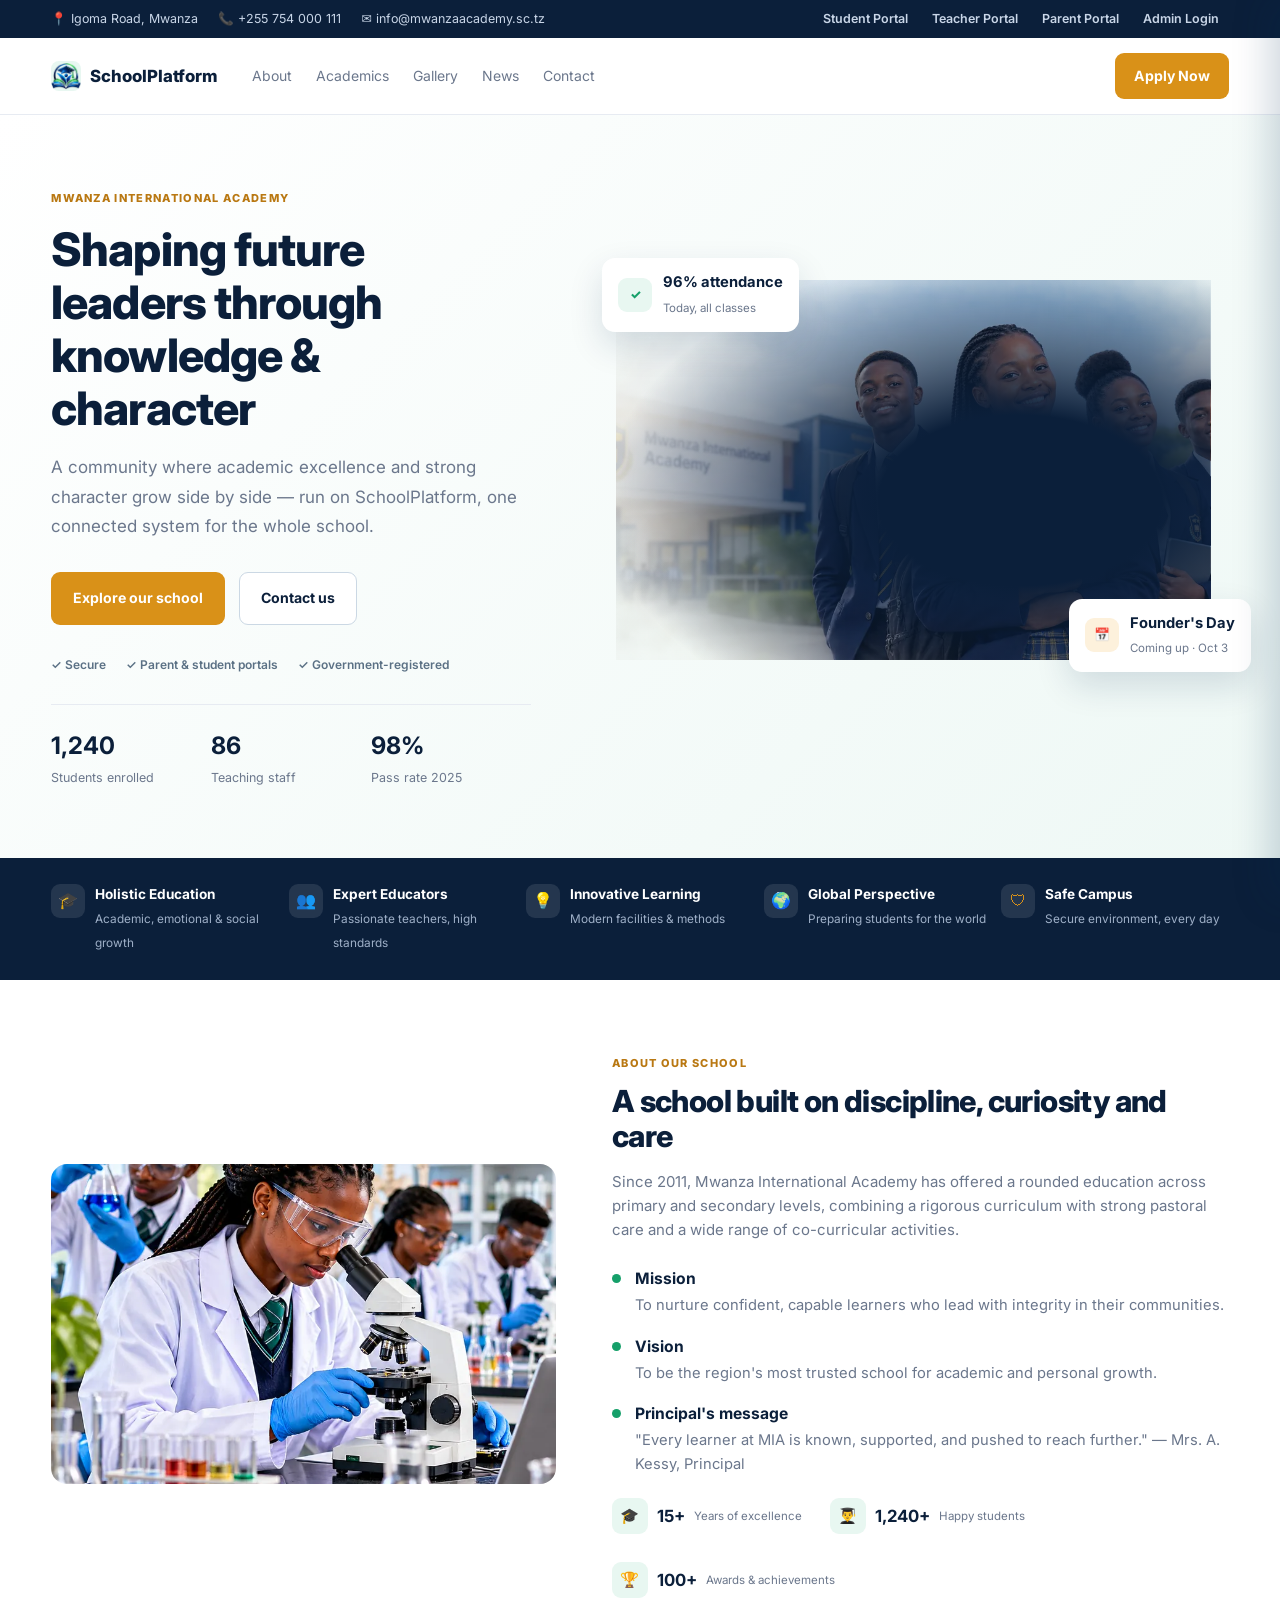
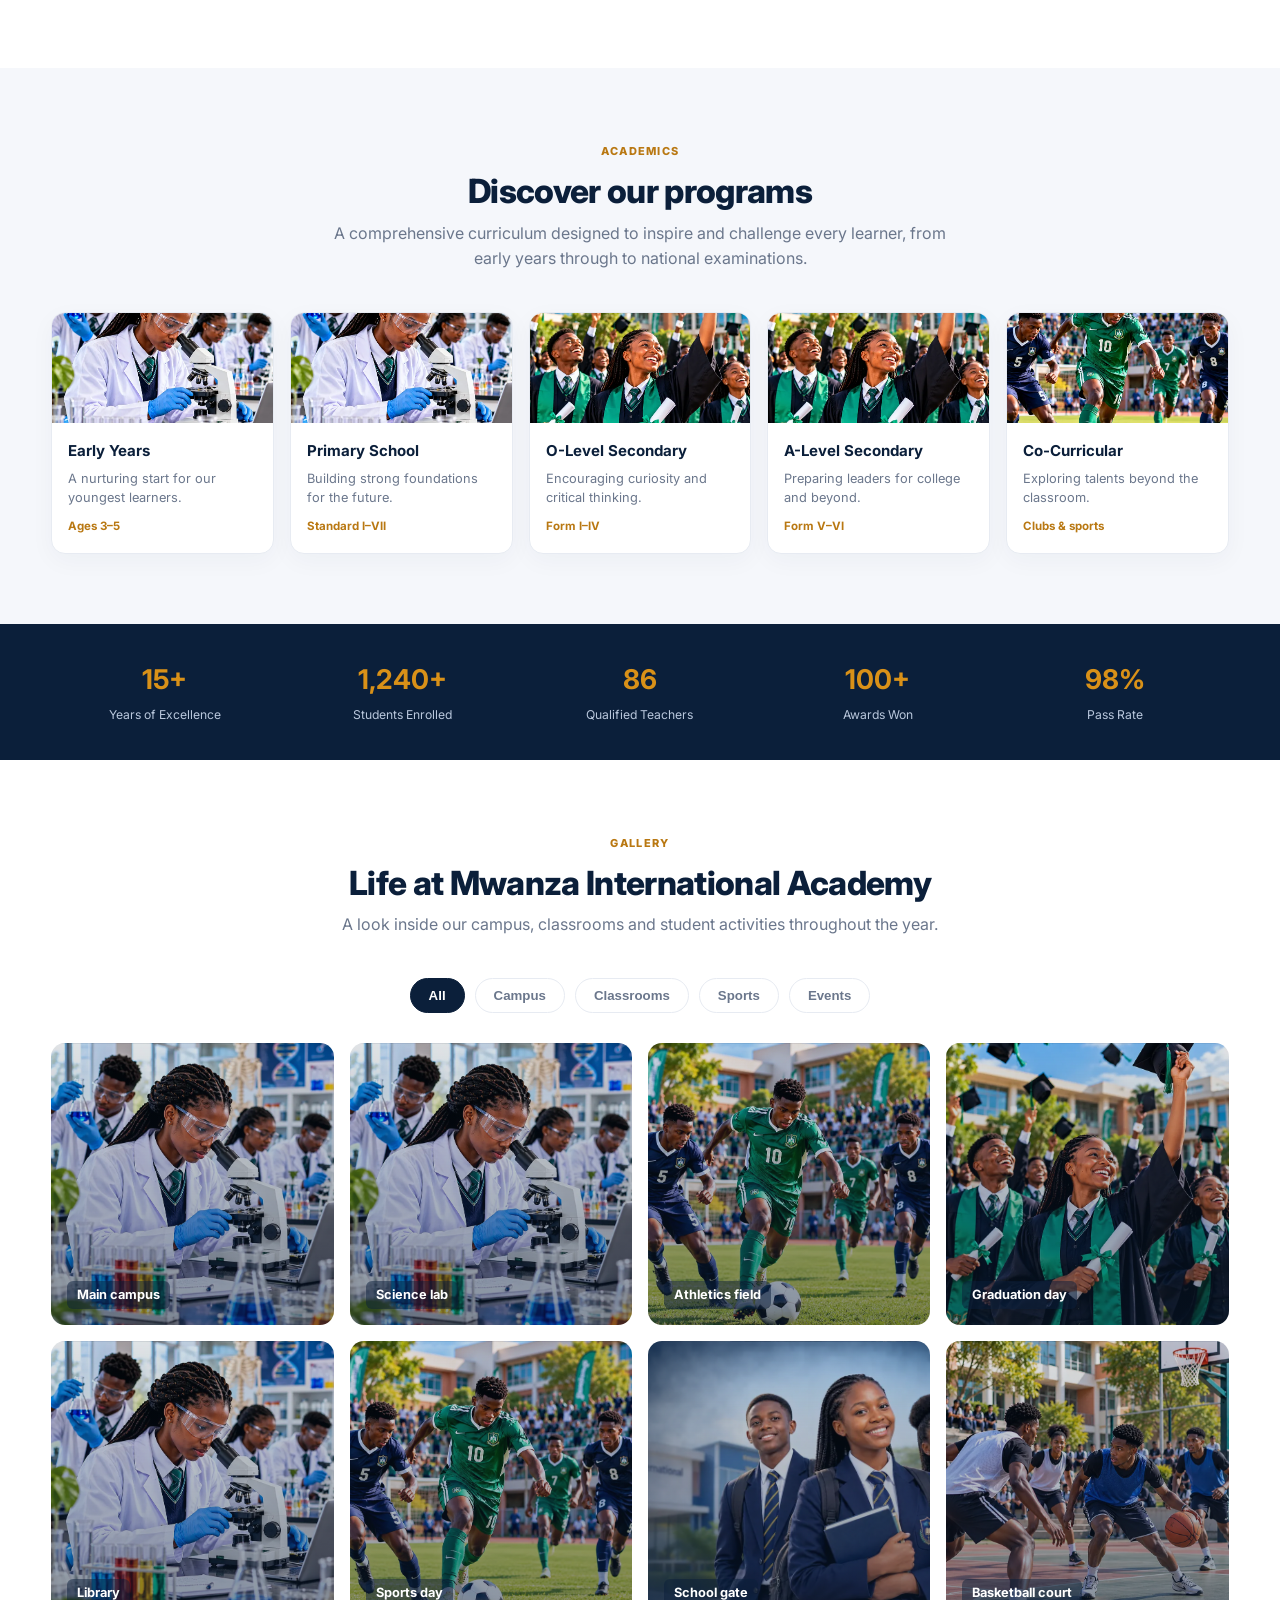
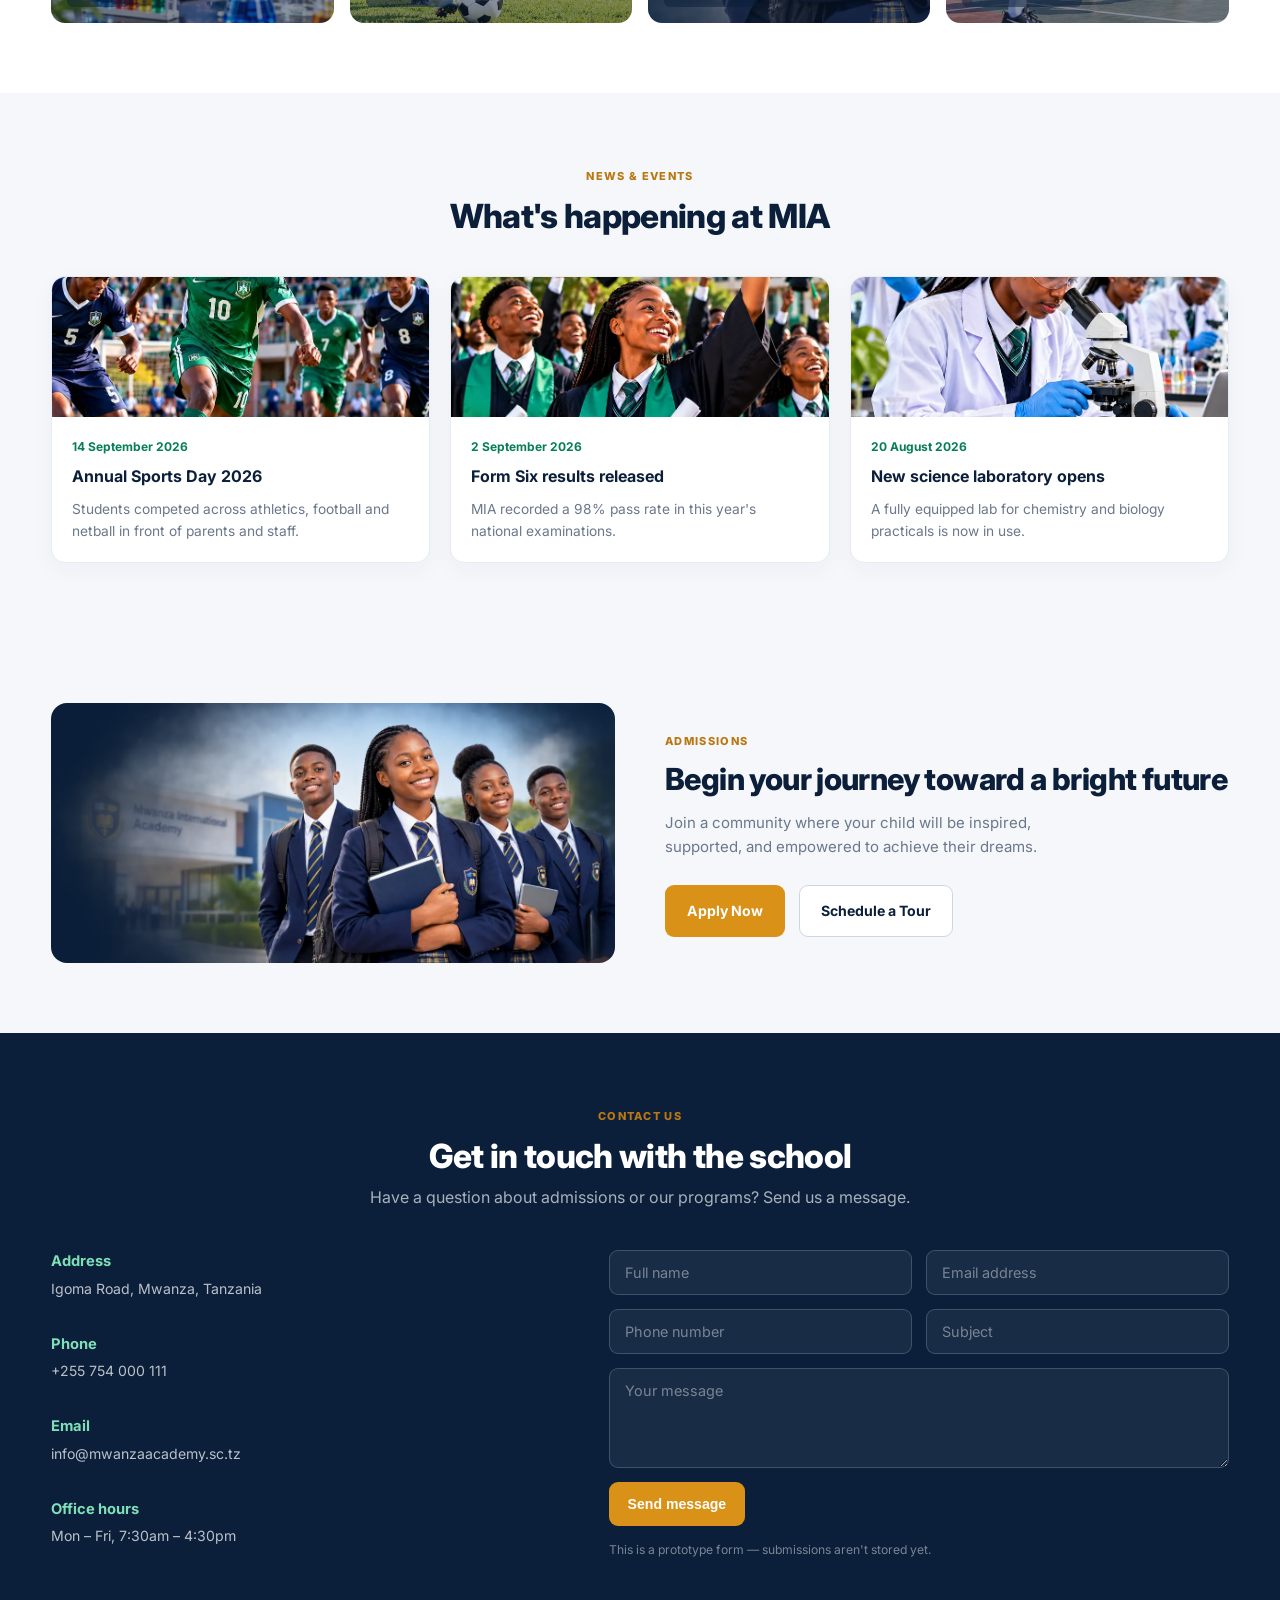
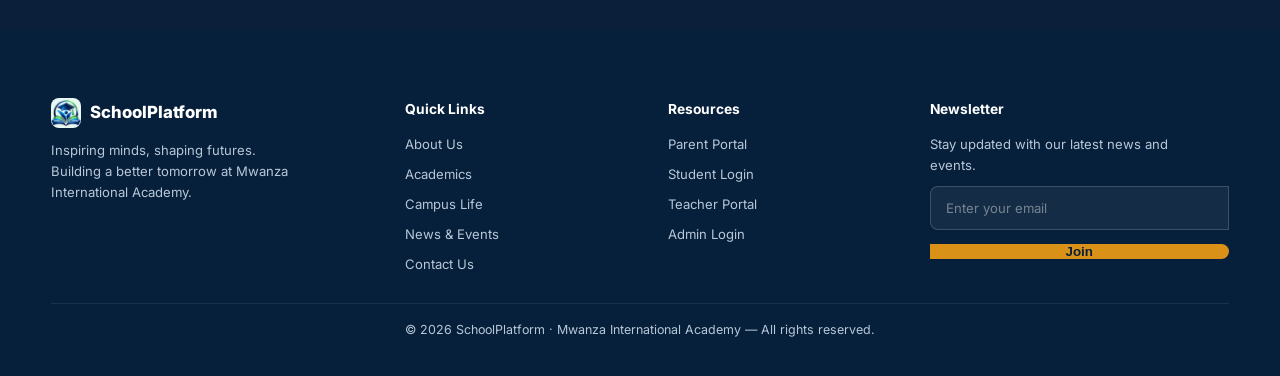
<file: index.html>
<!DOCTYPE html>
<html lang="en">
<head>
<meta charset="UTF-8">
<meta name="viewport" content="width=device-width, initial-scale=1, viewport-fit=cover">
<title>SchoolPlatform — Mwanza International Academy</title>
<link rel="preconnect" href="https://fonts.googleapis.com">
<link rel="preconnect" href="https://fonts.gstatic.com" crossorigin>
<link href="https://fonts.googleapis.com/css2?family=Inter:wght@400;500;600;700;800&display=swap" rel="stylesheet">
<link rel="stylesheet" href="assets/css/site.css">
</head>
<body class="page-public">

<div class="utility-bar">
  <div class="container utility-row">
    <div class="utility-left">
      <span>📍 Igoma Road, Mwanza</span>
      <span>📞 +255 754 000 111</span>
      <span>✉ info@mwanzaacademy.sc.tz</span>
    </div>
    <nav class="portal-links">
      <a href="Student Portal — School Platform.html" onclick="showToast('Opens the student portal.'); return true;">Student Portal</a>
      <a href="Teacher Portal — School Platform.html" onclick="showToast('Opens the teacher portal.'); return true;">Teacher Portal</a>
      <a href="Parent Portal — School Platform.html" onclick="showToast('Opens the parent portal.'); return true;">Parent Portal</a>
      <a href="Admin Portal — School Platform.html" onclick="showToast('Opens the admin portal.'); return true;">Admin Login</a>
    </nav>
  </div>
</div>
<header>
  <div class="container nav-wrap">
    <a class="brand" href="#home"><span class="brand-mark"><img src="assets/img/logo.webp" alt=""></span>SchoolPlatform</a>
    <nav class="desktop-nav">
      <a href="#about">About</a>
      <a href="#academics">Academics</a>
      <a href="#gallery">Gallery</a>
      <a href="#news">News</a>
      <a href="#contact">Contact</a>
    </nav>
    <div class="nav-actions">
      <a class="btn btn-primary nav-cta" href="#contact">Apply Now</a>
    </div>
    <button class="menu-btn" onclick="openMenu()" aria-label="Open menu">☰</button>
  </div>
</header>

<div class="menu-overlay" id="menuOverlay" onclick="closeMenu()"></div>
<aside class="mobile-drawer" id="mobileDrawer" aria-hidden="true">
  <div class="drawer-head">
    <div class="brand"><span class="brand-mark"><img src="assets/img/logo.webp" alt=""></span>SchoolPlatform</div>
    <button class="drawer-close" onclick="closeMenu()" aria-label="Close menu">✕</button>
  </div>
  <nav class="drawer-nav">
    <a href="#about" onclick="closeMenu()">About</a>
    <a href="#academics" onclick="closeMenu()">Academics</a>
    <a href="#gallery" onclick="closeMenu()">Gallery</a>
    <a href="#news" onclick="closeMenu()">News</a>
    <a href="#contact" onclick="closeMenu()">Contact</a>
  </nav>
  <div class="drawer-portals">
    <a href="Student Portal — School Platform.html" onclick="showToast('Opens the student portal.'); return true;">Student Portal</a>
    <a href="Teacher Portal — School Platform.html" onclick="showToast('Opens the teacher portal.'); return true;">Teacher Portal</a>
    <a href="Parent Portal — School Platform.html" onclick="showToast('Opens the parent portal.'); return true;">Parent Portal</a>
    <a href="Admin Portal — School Platform.html" onclick="showToast('Opens the admin portal.'); return true;">Admin Login</a>
  </div>
  <a href="#contact" class="btn btn-primary drawer-cta" onclick="closeMenu()">Apply Now</a>
</aside>

<section class="hero" id="home">
  <div class="container hero-grid">
    <div class="hero-copy">
      <span class="eyebrow">MWANZA INTERNATIONAL ACADEMY</span>
      <h1>Shaping future leaders through knowledge &amp; character</h1>
      <p>A community where academic excellence and strong character grow side by side — run on SchoolPlatform, one connected system for the whole school.</p>
      <div class="hero-actions">
        <a href="#about" class="btn btn-primary btn-lg">Explore our school</a>
        <a href="#contact" class="btn btn-secondary btn-lg">Contact us</a>
      </div>
      <div class="trust-row"><span>✓ Secure</span><span>✓ Parent &amp; student portals</span><span>✓ Government-registered</span></div>
      <div class="hero-stats">
        <div><b>1,240</b><span>Students enrolled</span></div>
        <div><b>86</b><span>Teaching staff</span></div>
        <div><b>98%</b><span>Pass rate 2025</span></div>
      </div>
    </div>
    <div class="hero-visual">
      <div class="hero-art"></div>
      <div class="float-card float-attendance">
        <div class="fc-icon">✓</div>
        <div><strong>96% attendance</strong><span>Today, all classes</span></div>
      </div>
      <div class="float-card float-event">
        <div class="fc-icon amber">📅</div>
        <div><strong>Founder's Day</strong><span>Coming up · Oct 3</span></div>
      </div>
    </div>
  </div>
</section>

<div class="feature-strip">
  <div class="container">
    <div class="fs-item"><div class="fs-icon">🎓</div><div><strong>Holistic Education</strong><span>Academic, emotional &amp; social growth</span></div></div>
    <div class="fs-item"><div class="fs-icon">👥</div><div><strong>Expert Educators</strong><span>Passionate teachers, high standards</span></div></div>
    <div class="fs-item"><div class="fs-icon">💡</div><div><strong>Innovative Learning</strong><span>Modern facilities &amp; methods</span></div></div>
    <div class="fs-item"><div class="fs-icon">🌍</div><div><strong>Global Perspective</strong><span>Preparing students for the world</span></div></div>
    <div class="fs-item"><div class="fs-icon">🛡</div><div><strong>Safe Campus</strong><span>Secure environment, every day</span></div></div>
  </div>
</div>

<section id="about">
  <div class="container about-grid">
    <div class="about-photo" style="background-image:url('assets/img/hero.webp');"></div>
    <div>
      <span class="eyebrow">ABOUT OUR SCHOOL</span>
      <h2 style="margin-top:10px; font-size:1.9rem;">A school built on discipline, curiosity and care</h2>
      <p style="margin-top:16px; color:var(--muted);">Since 2011, Mwanza International Academy has offered a rounded education across primary and secondary levels, combining a rigorous curriculum with strong pastoral care and a wide range of co-curricular activities.</p>
      <div class="value-list">
        <div class="value-item"><span class="value-dot"></span><div><h4>Mission</h4><p>To nurture confident, capable learners who lead with integrity in their communities.</p></div></div>
        <div class="value-item"><span class="value-dot"></span><div><h4>Vision</h4><p>To be the region's most trusted school for academic and personal growth.</p></div></div>
        <div class="value-item"><span class="value-dot"></span><div><h4>Principal's message</h4><p>"Every learner at MIA is known, supported, and pushed to reach further." — Mrs. A. Kessy, Principal</p></div></div>
      </div>
      <div class="stat-row">
        <div><span class="sr-icon">🎓</span><div><b>15+</b><span>Years of excellence</span></div></div>
        <div><span class="sr-icon">👨‍🎓</span><div><b>1,240+</b><span>Happy students</span></div></div>
        <div><span class="sr-icon">🏆</span><div><b>100+</b><span>Awards &amp; achievements</span></div></div>
      </div>
    </div>
  </div>
</section>

<section class="academics" id="academics">
  <div class="container">
    <div class="section-heading">
      <span class="eyebrow">ACADEMICS</span>
      <h2>Discover our programs</h2>
      <p>A comprehensive curriculum designed to inspire and challenge every learner, from early years through to national examinations.</p>
    </div>
    <div class="program-grid">
      <div class="program-card card">
        <div class="program-photo" style="background-image:url('assets/img/hero.webp');"></div>
        <div class="program-body"><h4>Early Years</h4><p>A nurturing start for our youngest learners.</p><span class="program-tag">Ages 3–5</span></div>
      </div>
      <div class="program-card card">
        <div class="program-photo" style="background-image:url('assets/img/hero.webp');"></div>
        <div class="program-body"><h4>Primary School</h4><p>Building strong foundations for the future.</p><span class="program-tag">Standard I–VII</span></div>
      </div>
      <div class="program-card card">
        <div class="program-photo" style="background-image:url('assets/img/graduation.webp');"></div>
        <div class="program-body"><h4>O-Level Secondary</h4><p>Encouraging curiosity and critical thinking.</p><span class="program-tag">Form I–IV</span></div>
      </div>
      <div class="program-card card">
        <div class="program-photo" style="background-image:url('assets/img/graduation.webp');"></div>
        <div class="program-body"><h4>A-Level Secondary</h4><p>Preparing leaders for college and beyond.</p><span class="program-tag">Form V–VI</span></div>
      </div>
      <div class="program-card card">
        <div class="program-photo" style="background-image:url('assets/img/football.webp');"></div>
        <div class="program-body"><h4>Co-Curricular</h4><p>Exploring talents beyond the classroom.</p><span class="program-tag">Clubs &amp; sports</span></div>
      </div>
    </div>
  </div>
</section>

<div class="stats-banner">
  <div class="container">
    <div><b>15+</b><span>Years of Excellence</span></div>
    <div><b>1,240+</b><span>Students Enrolled</span></div>
    <div><b>86</b><span>Qualified Teachers</span></div>
    <div><b>100+</b><span>Awards Won</span></div>
    <div><b>98%</b><span>Pass Rate</span></div>
  </div>
</div>

<section id="gallery">
  <div class="container">
    <div class="section-heading">
      <span class="eyebrow">GALLERY</span>
      <h2>Life at Mwanza International Academy</h2>
      <p>A look inside our campus, classrooms and student activities throughout the year.</p>
    </div>
    <div class="filters">
      <button class="filter-chip active" data-cat="all" onclick="filterGallery('all', this)">All</button>
      <button class="filter-chip" data-cat="campus" onclick="filterGallery('campus', this)">Campus</button>
      <button class="filter-chip" data-cat="classrooms" onclick="filterGallery('classrooms', this)">Classrooms</button>
      <button class="filter-chip" data-cat="sports" onclick="filterGallery('sports', this)">Sports</button>
      <button class="filter-chip" data-cat="events" onclick="filterGallery('events', this)">Events</button>
    </div>
    <div class="gallery-grid" id="galleryGrid">
      <div class="g-item show" data-cat="campus" style="background-image:linear-gradient(180deg, rgba(11,31,58,.12), rgba(11,31,58,.5)), url('assets/img/hero.webp');"><span>Main campus</span></div>
      <div class="g-item show" data-cat="classrooms" style="background-image:linear-gradient(180deg, rgba(11,31,58,.12), rgba(11,31,58,.5)), url('assets/img/hero.webp');"><span>Science lab</span></div>
      <div class="g-item show" data-cat="sports" style="background-image:linear-gradient(180deg, rgba(11,31,58,.12), rgba(11,31,58,.5)), url('assets/img/football.webp');"><span>Athletics field</span></div>
      <div class="g-item show" data-cat="events" style="background-image:linear-gradient(180deg, rgba(11,31,58,.12), rgba(11,31,58,.5)), url('assets/img/graduation.webp');"><span>Graduation day</span></div>
      <div class="g-item show" data-cat="classrooms" style="background-image:linear-gradient(180deg, rgba(11,31,58,.12), rgba(11,31,58,.5)), url('assets/img/hero.webp');"><span>Library</span></div>
      <div class="g-item show" data-cat="events" style="background-image:linear-gradient(180deg, rgba(11,31,58,.12), rgba(11,31,58,.5)), url('assets/img/football.webp');"><span>Sports day</span></div>
      <div class="g-item show" data-cat="campus" style="background-image:linear-gradient(180deg, rgba(11,31,58,.12), rgba(11,31,58,.5)), url('assets/img/hero1.webp');"><span>School gate</span></div>
      <div class="g-item show" data-cat="sports" style="background-image:linear-gradient(180deg, rgba(11,31,58,.12), rgba(11,31,58,.5)), url('assets/img/basket.webp');"><span>Basketball court</span></div>
    </div>
  </div>
</section>

<section class="academics" id="news">
  <div class="container">
    <div class="section-heading">
      <span class="eyebrow">NEWS &amp; EVENTS</span>
      <h2>What's happening at MIA</h2>
    </div>
    <div class="news-grid">
      <div class="news-card card">
        <div class="news-thumb" style="background-image:url('assets/img/football.webp');"></div>
        <div class="news-body">
          <div class="news-date">14 September 2026</div>
          <h4>Annual Sports Day 2026</h4>
          <p>Students competed across athletics, football and netball in front of parents and staff.</p>
        </div>
      </div>
      <div class="news-card card">
        <div class="news-thumb" style="background-image:url('assets/img/graduation.webp');"></div>
        <div class="news-body">
          <div class="news-date">2 September 2026</div>
          <h4>Form Six results released</h4>
          <p>MIA recorded a 98% pass rate in this year's national examinations.</p>
        </div>
      </div>
      <div class="news-card card">
        <div class="news-thumb" style="background-image:url('assets/img/hero.webp');"></div>
        <div class="news-body">
          <div class="news-date">20 August 2026</div>
          <h4>New science laboratory opens</h4>
          <p>A fully equipped lab for chemistry and biology practicals is now in use.</p>
        </div>
      </div>
    </div>
  </div>
</section>

<section class="admissions">
  <div class="container admissions-grid">
    <div class="admissions-photo" style="background-image:url('assets/img/hero1.webp');"></div>
    <div>
      <span class="eyebrow">ADMISSIONS</span>
      <h2 style="margin-top:10px; font-size:1.9rem;">Begin your journey toward a bright future</h2>
      <p style="margin-top:14px; color:var(--muted); max-width:44ch;">Join a community where your child will be inspired, supported, and empowered to achieve their dreams.</p>
      <div class="admissions-actions">
        <a href="#contact" class="btn btn-primary btn-lg">Apply Now</a>
        <a href="#contact" class="btn btn-secondary btn-lg">Schedule a Tour</a>
      </div>
    </div>
  </div>
</section>

<section class="contact" id="contact">
  <div class="container">
    <div class="section-heading">
      <span class="eyebrow">CONTACT US</span>
      <h2>Get in touch with the school</h2>
      <p>Have a question about admissions or our programs? Send us a message.</p>
    </div>
    <div class="contact-grid">
      <div class="contact-info">
        <div><h4>Address</h4><p>Igoma Road, Mwanza, Tanzania</p></div>
        <div><h4>Phone</h4><p>+255 754 000 111</p></div>
        <div><h4>Email</h4><p>info@mwanzaacademy.sc.tz</p></div>
        <div><h4>Office hours</h4><p>Mon – Fri, 7:30am – 4:30pm</p></div>
      </div>
      <form onsubmit="handleSubmit(event)">
        <div class="form-row">
          <input type="text" placeholder="Full name" required>
          <input type="email" placeholder="Email address" required>
        </div>
        <div class="form-row">
          <input type="tel" placeholder="Phone number">
          <input type="text" placeholder="Subject">
        </div>
        <textarea placeholder="Your message" required></textarea>
        <button class="btn btn-primary" type="submit" style="justify-self:start;">Send message</button>
        <p class="form-note">This is a prototype form — submissions aren't stored yet.</p>
      </form>
    </div>
  </div>
</section>

<footer>
  <div class="container">
    <div class="footer-grid">
      <div>
        <div class="brand" style="color:#fff; margin-bottom:12px;"><span class="brand-mark"><img src="assets/img/logo.webp" alt=""></span>SchoolPlatform</div>
        <p>Inspiring minds, shaping futures. Building a better tomorrow at Mwanza International Academy.</p>
      </div>
      <div>
        <h5>Quick Links</h5>
        <ul><li><a href="#about">About Us</a></li><li><a href="#academics">Academics</a></li><li><a href="#gallery">Campus Life</a></li><li><a href="#news">News &amp; Events</a></li><li><a href="#contact">Contact Us</a></li></ul>
      </div>
      <div>
        <h5>Resources</h5>
        <ul><li><a href="Parent Portal — School Platform.html" onclick="showToast('Opens the parent portal.'); return true;">Parent Portal</a></li><li><a href="Student Portal — School Platform.html" onclick="showToast('Opens the student portal.'); return true;">Student Login</a></li><li><a href="Teacher Portal — School Platform.html" onclick="showToast('Opens the teacher portal.'); return true;">Teacher Portal</a></li><li><a href="Admin Portal — School Platform.html" onclick="showToast('Opens the admin portal.'); return true;">Admin Login</a></li></ul>
      </div>
      <div>
        <h5>Newsletter</h5>
        <p>Stay updated with our latest news and events.</p>
        <form class="foot-newsletter" onsubmit="event.preventDefault(); showToast('Subscribed — thanks!'); event.target.reset();">
          <input type="email" placeholder="Enter your email" required>
          <button type="submit">Join</button>
        </form>
      </div>
    </div>
    <div class="foot-bottom">© 2026 SchoolPlatform · Mwanza International Academy — All rights reserved.</div>
  </div>
</footer>

<div class="toast" id="toast"></div>

<script>
  function openMenu(){
    document.getElementById('menuOverlay').classList.add('show');
    document.getElementById('mobileDrawer').classList.add('show');
    document.getElementById('mobileDrawer').setAttribute('aria-hidden','false');
    document.body.classList.add('menu-open');
  }
  function closeMenu(){
    document.getElementById('menuOverlay').classList.remove('show');
    document.getElementById('mobileDrawer').classList.remove('show');
    document.getElementById('mobileDrawer').setAttribute('aria-hidden','true');
    document.body.classList.remove('menu-open');
  }
  document.addEventListener('keydown', e=>{ if(e.key === 'Escape') closeMenu(); });
  function filterGallery(cat, el){
    document.querySelectorAll('.filter-chip').forEach(c=>c.classList.remove('active'));
    el.classList.add('active');
    document.querySelectorAll('.g-item').forEach(item=>{
      item.classList.toggle('show', cat==='all' || item.dataset.cat===cat);
    });
  }
  function showToast(msg){
    const t = document.getElementById('toast');
    t.textContent = msg;
    t.classList.add('show');
    setTimeout(()=>t.classList.remove('show'), 2600);
  }
  function handleSubmit(e){
    e.preventDefault();
    showToast("Message sent — we'll be in touch soon.");
    e.target.reset();
  }
</script>
</body>
</html>
</file>
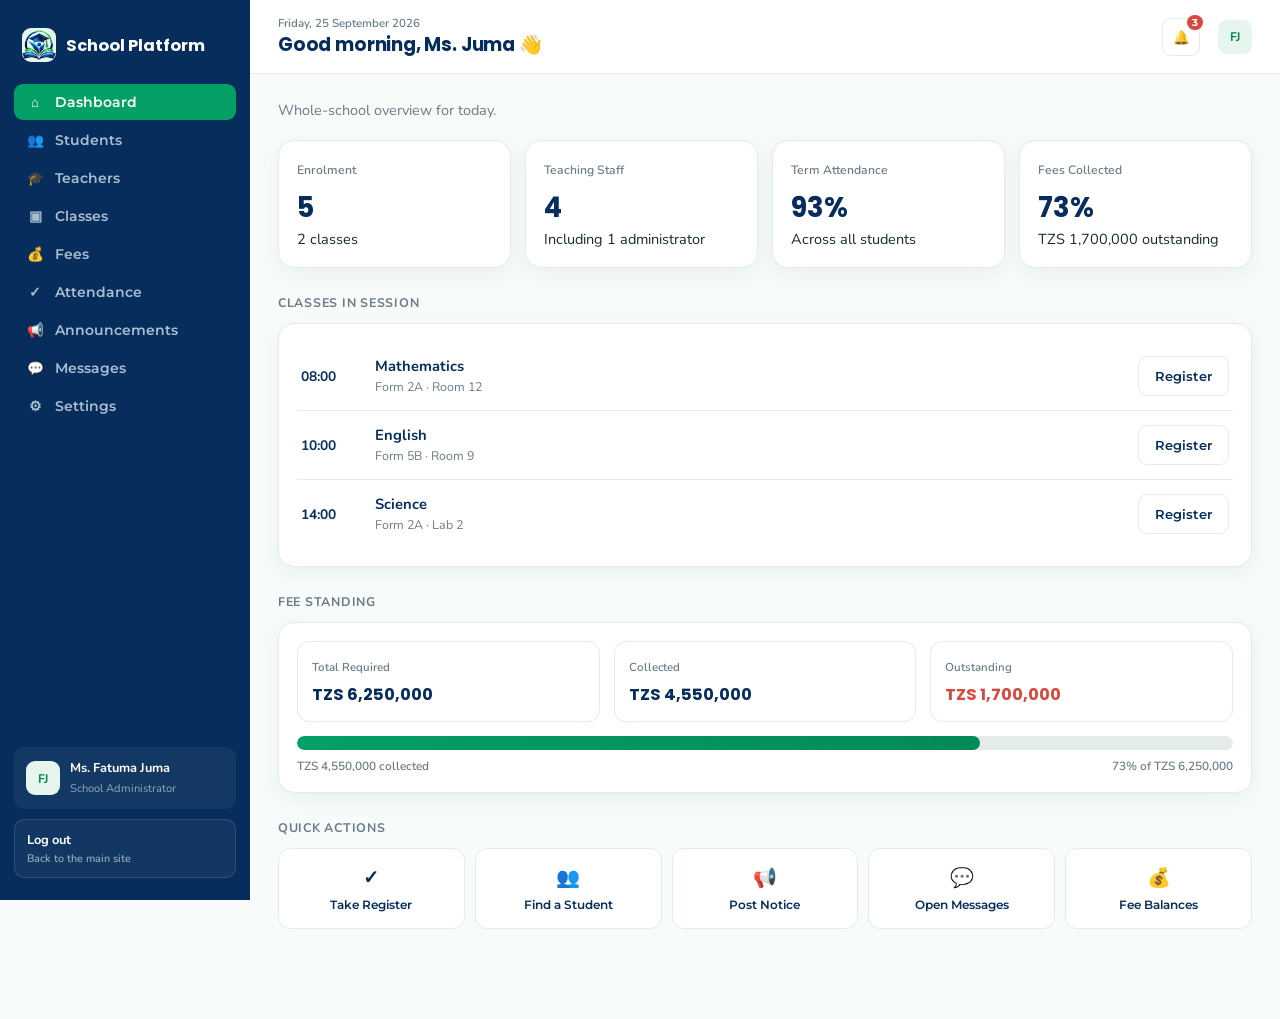
<file: Admin Portal — School Platform.html>
<!DOCTYPE html>
<html lang="en">
<head>
<meta charset="UTF-8">
<meta name="viewport" content="width=device-width, initial-scale=1, viewport-fit=cover">
<title>Admin Portal — School Platform</title>
<link rel="preconnect" href="https://fonts.googleapis.com">
<link rel="preconnect" href="https://fonts.gstatic.com" crossorigin>
<link href="https://fonts.googleapis.com/css2?family=Poppins:wght@600;700;800&family=Nunito:wght@400;500;600;700&family=Montserrat:wght@500;600;700&display=swap" rel="stylesheet">
<link rel="stylesheet" href="assets/css/site.css">
</head>
<body class="page-portal page-admin">
<div class="app-shell" id="appShell">
  <div class="menu-overlay" onclick="closeSide()"></div>
  <aside class="sidebar">
    <div class="brand"><span class="brand-mark"><img src="assets/img/logo.webp" alt=""></span>School Platform</div>
    <nav class="side-nav">
      <button class="nav-item active" data-view="dashboard" onclick="showView('dashboard')"><span class="nav-icon">⌂</span>Dashboard</button>
      <button class="nav-item" data-view="students" onclick="showView('students')"><span class="nav-icon">👥</span>Students</button>
      <button class="nav-item" data-view="teachers" onclick="showView('teachers')"><span class="nav-icon">🎓</span>Teachers</button>
      <button class="nav-item" data-view="classes" onclick="showView('classes')"><span class="nav-icon">▣</span>Classes</button>
      <button class="nav-item" data-view="fees" onclick="showView('fees')"><span class="nav-icon">💰</span>Fees</button>
      <button class="nav-item" data-view="attendance" onclick="showView('attendance')"><span class="nav-icon">✓</span>Attendance</button>
      <button class="nav-item" data-view="announcements" onclick="showView('announcements')"><span class="nav-icon">📢</span>Announcements</button>
      <button class="nav-item" data-view="messages" onclick="showView('messages')"><span class="nav-icon">💬</span>Messages</button>
      <button class="nav-item" data-view="settings" onclick="showView('settings')"><span class="nav-icon">⚙</span>Settings</button>
    </nav>
    <div class="sidebar-foot">
      <div class="avatar">FJ</div>
      <div><strong>Ms. Fatuma Juma</strong><span>School Administrator</span></div>
    </div>
    <button class="logout" id="logoutBtn" onclick="logout()"><span aria-hidden="true">⏻</span>Log out<span class="logout-sub">Back to the main site</span></button>
  </aside>

  <main class="main-area">
    <header class="topbar">
      <button class="icon-btn mobile-toggle" onclick="openSide()" aria-label="Open menu">☰</button>
      <div>
        <div class="eyebrow" id="topEyebrow">Friday, 25 September 2026</div>
        <h1 id="topTitle">Good morning, Ms. Juma 👋</h1>
      </div>
      <div class="topbar-spacer"></div>
      <button class="icon-btn" onclick="showToast('No new notifications.')" aria-label="Notifications">🔔<b id="unreadBadge">3</b></button>
      <div class="avatar">FJ</div>
    </header>

    <section class="page-content">

      <!-- DASHBOARD -->
      <div class="view active" id="view-dashboard">
        <p style="color:var(--muted); margin-bottom:20px;">Whole-school overview for today.</p>

        <div class="kpi-grid">
          <div class="kpi-card card"><span class="label">Enrolment</span><strong id="kEnrol">&mdash;</strong><span class="sub" id="kEnrolSub">&mdash;</span></div>
          <div class="kpi-card card"><span class="label">Teaching Staff</span><strong id="kStaff">&mdash;</strong><span class="sub" id="kStaffSub">&mdash;</span></div>
          <div class="kpi-card card"><span class="label">Term Attendance</span><strong id="kAtt">&mdash;</strong><span class="sub">Across all students</span></div>
          <div class="kpi-card card"><span class="label">Fees Collected</span><strong id="kFees">&mdash;</strong><span class="sub" id="kFeesSub">&mdash;</span></div>
        </div>

        <div class="section-title">CLASSES IN SESSION</div>
        <div class="panel card">
          <div id="dashClasses"></div>
        </div>

        <div class="section-title">FEE STANDING</div>
        <div class="panel card">
          <div class="fee-grid">
            <div class="fee-tile"><span>Total Required</span><b id="kTotal">&mdash;</b></div>
            <div class="fee-tile"><span>Collected</span><b id="kPaid">&mdash;</b></div>
            <div class="fee-tile due"><span>Outstanding</span><b id="kDue">&mdash;</b></div>
          </div>
          <div class="meter"><div class="meter-fill" id="kMeter" style="width:0%"></div></div>
          <div class="meter-cap"><span id="kCapL">&mdash;</span><span id="kCapR">&mdash;</span></div>
        </div>

        <div class="section-title">QUICK ACTIONS</div>
        <div class="quick-grid">
          <button class="quick-btn" onclick="showView('attendance')"><span class="qi">✓</span>Take Register</button>
          <button class="quick-btn" onclick="showView('students')"><span class="qi">👥</span>Find a Student</button>
          <button class="quick-btn" onclick="showView('announcements')"><span class="qi">📢</span>Post Notice</button>
          <button class="quick-btn" onclick="showView('messages')"><span class="qi">💬</span>Open Messages</button>
          <button class="quick-btn" onclick="showView('fees')"><span class="qi">💰</span>Fee Balances</button>
        </div>
      </div>

      <!-- STUDENTS -->
      <div class="view" id="view-students">
        <div id="stuListPane">
          <h2 style="margin-bottom:4px;">Students</h2>
          <p style="color:var(--muted); margin-bottom:18px;" id="stuCount">Every enrolled student in the school.</p>
          <div class="table-toolbar">
            <div class="search-box">🔎<input type="text" id="stuSearch" placeholder="Search by name, class or ID..." aria-label="Search students" oninput="filterList('stuGrid',this.value)"></div>
          </div>
          <div class="child-grid" id="stuGrid"></div>
        </div>

        <div id="stuDetailPane" hidden>
          <button type="button" class="back-btn" onclick="closeStudent()">&#8592; Back to all students</button>
          <div class="panel card" id="stuHead"></div>
          <div class="tab-row" role="tablist" aria-label="Student sections">
            <button class="tab-btn active" data-tab="overview" onclick="setTab(this,'overview')">Overview</button>
            <button class="tab-btn" data-tab="results" onclick="setTab(this,'results')">Results</button>
            <button class="tab-btn" data-tab="fees" onclick="setTab(this,'fees')">Fees</button>
            <button class="tab-btn" data-tab="attendance" onclick="setTab(this,'attendance')">Attendance</button>
          </div>
          <div class="panel card" id="stuBody"></div>
        </div>
      </div>

      <!-- TEACHERS -->
      <div class="view" id="view-teachers">
        <h2 style="margin-bottom:4px;">Teachers &amp; Staff</h2>
        <p style="color:var(--muted); margin-bottom:18px;">Teaching staff and their current class allocation.</p>
        <div class="staff-grid" id="staffGrid"></div>
        <div class="section-title">STAFF SUMMARY</div>
        <div class="panel card">
          <div class="profile-list" id="staffSummary"></div>
        </div>
      </div>

      <!-- CLASSES -->
      <div class="view" id="view-classes">
        <h2 style="margin-bottom:4px;">Classes</h2>
        <p style="color:var(--muted); margin-bottom:18px;">Enrolment and performance for each class.</p>
        <div class="class-grid" id="classGrid"></div>
        <div class="section-title">CLASS ROSTERS</div>
        <div class="panel card">
          <div class="table-wrap">
            <table id="classRoster">
              <thead><tr><th>Class</th><th>Students</th><th>Form Teacher</th><th>Term Attendance</th><th>Mean Average</th></tr></thead>
              <tbody id="classRows"></tbody>
            </table>
          </div>
        </div>
      </div>

      <!-- FEES -->
      <div class="view" id="view-fees">
        <div id="feeSchoolPane">
          <h2 style="margin-bottom:4px;">Fees</h2>
          <p style="color:var(--muted); margin-bottom:18px;">Whole-school fee position for the current academic year.</p>

          <div class="section-title">SCHOOL-WIDE SUMMARY</div>
          <div class="panel card">
            <div class="fee-grid">
              <div class="fee-tile"><span>Total Required</span><b id="fTotal">&mdash;</b></div>
              <div class="fee-tile"><span>Collected</span><b id="fPaid">&mdash;</b></div>
              <div class="fee-tile due"><span>Outstanding</span><b id="fDue">&mdash;</b></div>
            </div>
            <div class="meter"><div class="meter-fill" id="fMeter" style="width:0%"></div></div>
            <div class="meter-cap"><span id="fCapL">&mdash;</span><span id="fCapR">&mdash;</span></div>
          </div>

          <div class="section-title">BALANCES BY STUDENT</div>
          <div class="panel card">
            <div class="table-toolbar">
              <div class="search-box">🔎<input type="text" placeholder="Search student..." aria-label="Search fee balances" oninput="filterTable('feeTable',this.value)"></div>
            </div>
            <div class="table-wrap">
              <table id="feeTable">
                <thead><tr><th>Student</th><th>Class</th><th>Required</th><th>Paid</th><th>Outstanding</th><th>Status</th></tr></thead>
                <tbody id="feeRows"></tbody>
              </table>
            </div>
            <div class="total-row" id="feeTotalRow"></div>
          </div>
        </div>

        <div id="feeStudentPane" hidden>
          <button type="button" class="back-btn" onclick="unscope('fees')">&#8592; Back to school-wide fees</button>
          <h2 style="margin-bottom:4px;" id="feeWho">&mdash;</h2>
          <p style="color:var(--muted); margin-bottom:18px;" id="feeSubWho">&mdash;</p>
          <div class="panel card">
            <div class="fee-grid">
              <div class="fee-tile"><span>Total Required</span><b id="fsTotal">&mdash;</b></div>
              <div class="fee-tile"><span>Paid</span><b id="fsPaid">&mdash;</b></div>
              <div class="fee-tile due"><span>Outstanding</span><b id="fsDue">&mdash;</b></div>
            </div>
            <div class="meter"><div class="meter-fill" id="fsMeter" style="width:0%"></div></div>
            <div class="meter-cap"><span id="fsCapL">&mdash;</span><span id="fsCapR">&mdash;</span></div>
          </div>
          <div class="section-title">PAYMENT HISTORY</div>
          <div class="panel card"><div id="fsHistory"></div></div>
          <div class="save-row" id="fsCta"></div>
        </div>
      </div>

      <!-- ATTENDANCE -->
      <div class="view" id="view-attendance">
        <div id="attSchoolPane">
          <h2 style="margin-bottom:4px;">Attendance</h2>
          <p style="color:var(--muted); margin-bottom:18px;">Whole-school attendance. Term figures and the September register are separate windows and are labelled as such.</p>

          <div class="section-title">TERM TO DATE</div>
          <div class="panel card">
            <div class="attendance-summary">
              <div><strong id="aStudents">&mdash;</strong><span>Students</span></div>
              <div><strong id="aMean">&mdash;</strong><span>Mean rate</span></div>
              <div><strong id="aBelow">&mdash;</strong><span>Below 90%</span></div>
            </div>
            <div class="adm-note">Term to date covers the whole academic term.</div>
          </div>

          <div class="section-title">SEPTEMBER 2026 REGISTER</div>
          <div class="panel card">
            <div class="attendance-summary">
              <div><strong id="aPresent">&mdash;</strong><span>Present</span></div>
              <div><strong id="aAbsent">&mdash;</strong><span>Absent</span></div>
              <div><strong id="aLate">&mdash;</strong><span>Late</span></div>
            </div>
            <div class="adm-note">Month to date, derived from each student's daily register below.</div>
          </div>

          <div class="section-title">BY STUDENT</div>
          <div class="panel card">
            <div class="table-wrap">
              <table id="attTable">
                <thead><tr><th>Student</th><th>Class</th><th>Term</th><th>September</th><th></th></tr></thead>
                <tbody id="attRows"></tbody>
              </table>
            </div>
          </div>
        </div>

        <div id="attStudentPane" hidden>
          <button type="button" class="back-btn" onclick="unscope('attendance')">&#8592; Back to school-wide attendance</button>
          <h2 style="margin-bottom:4px;" id="attWho">&mdash;</h2>
          <p style="color:var(--muted); margin-bottom:18px;" id="attSubWho">&mdash;</p>
          <div class="panel card">
            <div class="attendance-summary" style="border-top:0;padding-top:0;margin-top:0;">
              <div><strong id="asPresent">&mdash;</strong><span>Present</span></div>
              <div><strong id="asAbsent">&mdash;</strong><span>Absent</span></div>
              <div><strong id="asLate">&mdash;</strong><span>Late</span></div>
            </div>
            <div class="adm-note" id="asNote">&mdash;</div>
          </div>
          <div class="section-title">DAILY DETAIL</div>
          <div class="panel card">
            <div class="rec-wrap">
              <table class="rec-table">
                <thead><tr><th>Date</th><th>Day</th><th>Status</th></tr></thead>
                <tbody id="asRows"></tbody>
              </table>
            </div>
          </div>
        </div>
      </div>

      <!-- ANNOUNCEMENTS -->
      <div class="view" id="view-announcements">
        <h2 style="margin-bottom:4px;">Announcements</h2>
        <p style="color:var(--muted); margin-bottom:18px;">Notices sent to parents, teachers and students.</p>
        <div class="panel card ann-compose">
          <div class="field">
            <label for="annTitle">Headline</label>
            <input id="annTitle" type="text" placeholder="e.g. Term 2 examinations begin on 12 October">
          </div>
          <div class="field">
            <label for="annCat">Audience</label>
            <select id="annCat">
              <option value="School Announcement">School Announcement</option>
              <option value="Academic">Academic</option>
              <option value="Finance">Finance</option>
              <option value="Sports">Sports</option>
            </select>
          </div>
          <div class="save-row">
            <button class="btn btn-primary" onclick="addAnnouncement()">Publish Notice</button>
          </div>
        </div>
        <div class="section-title">PUBLISHED</div>
        <div class="panel card"><div id="annList"></div></div>
      </div>

      <!-- MESSAGES -->
      <div class="view" id="view-messages">
        <div id="msgListPane">
          <h2 style="margin-bottom:4px;">Messages</h2>
          <p style="color:var(--muted); margin-bottom:18px;">Conversations with parents and staff.</p>
          <div class="panel card" id="msgListPanel"></div>
        </div>
        <div id="msgThreadPane" hidden>
          <button type="button" class="back-btn" onclick="closeThread()">&#8592; Back to messages</button>
          <div class="panel card">
            <div class="thread-head" id="threadHead"></div>
            <div class="thread-log" id="threadLog"></div>
            <div class="thread-reply">
              <input id="replyInput" type="text" placeholder="Write a reply&hellip;" aria-label="Write a reply" onkeydown="if(event.key==='Enter')sendReply()">
              <button class="btn btn-primary" onclick="sendReply()">Send</button>
            </div>
          </div>
        </div>
      </div>

      <!-- SETTINGS -->
      <div class="view" id="view-settings">
        <h2 style="margin-bottom:4px;">Settings</h2>
        <p style="color:var(--muted); margin-bottom:18px;">School-wide notification preferences and details.</p>

        <div class="section-title">NOTIFICATIONS</div>
        <div class="panel card">
          <div class="switch-list" id="switchList"></div>
        </div>

        <div class="section-title">SCHOOL PROFILE</div>
        <div class="panel card">
          <div class="profile-list" id="profileList"></div>
        </div>
      </div>

    </section>
  </main>

  <nav class="bottom-nav">
    <button class="bn-item active" data-view="dashboard" onclick="showView('dashboard')"><span class="bn-icon">⌂</span>Home</button>
    <button class="bn-item" data-view="students" onclick="showView('students')"><span class="bn-icon">👥</span>Students</button>
    <button class="bn-item" data-view="fees" onclick="showView('fees')"><span class="bn-icon">💰</span>Fees</button>
    <button class="bn-item" data-more onclick="openMore()"><span class="bn-icon">⋯</span>More</button>
  </nav>
</div>

<div class="sheet" id="moreSheet" role="dialog" aria-modal="true" aria-labelledby="moreTitle" aria-hidden="true">
  <div class="sheet-backdrop" onclick="closeMore()"></div>
  <div class="sheet-card">
    <div class="sheet-grip"></div>
    <div class="sheet-head">
      <h3 id="moreTitle">More</h3>
      <button class="modal-close" onclick="closeMore()" aria-label="Close menu">✕</button>
    </div>
    <div id="moreItems"></div>
  </div>
</div>

<div class="toast" id="toast"></div>

<script>
  /* ---- Canonical data ------------------------------------------------
     One roster, and every figure on the page is derived from it. Nothing
     below writes a total into the markup, so a dashboard card and the
     table it summarises can never disagree.

     Daniel and Sarah carry over unchanged from the parent portal, so the
     two agree about them. John, Grace and Brian are the rest of the
     school's enrolment; their Mathematics marks match the teacher
     portal's Form 2A register, and each one's five shown subjects
     average exactly to the term average quoted beside them. */
  const ROSTER = {
    daniel: {
      name:'Daniel Joseph', form:'Form 2A', id:'STU-000345', initials:'DJ',
      guardian:'Mrs. Michael', classTeacher:'Mr. James Okello',
      termAtt:94, average:78, subjectNote:'Showing 5 of 10 subjects',
      attPresent:18, attAbsent:1, attLate:2,
      subjects:[
        {name:'Mathematics', mark:82}, {name:'Biology', mark:81},
        {name:'English', mark:76},     {name:'Physics', mark:73},
        {name:'Chemistry', mark:68}
      ],
      fees:{ year:'Academic Year 2026', total:1200000, paid:800000, due:400000, history:[
        {date:'25 Sept 2026', label:'School Fees', amount:400000},
        {date:'03 Aug 2026',  label:'School Fees', amount:400000}
      ]}
    },
    sarah: {
      name:'Sarah Michael', form:'Form 5B', id:'STU-000512', initials:'SM',
      guardian:'Mrs. Michael', classTeacher:'Ms. Rehema Mushi',
      termAtt:89, average:74, subjectNote:'Showing 5 of 10 subjects',
      attPresent:16, attAbsent:2, attLate:2,
      subjects:[
        {name:'Biology', mark:81},     {name:'English', mark:76},
        {name:'Mathematics', mark:72}, {name:'Civics', mark:71},
        {name:'History', mark:68}
      ],
      fees:{ year:'Academic Year 2026', total:1500000, paid:1500000, due:0, history:[
        {date:'20 Aug 2026', label:'School Fees', amount:750000},
        {date:'15 Jul 2026', label:'School Fees', amount:750000}
      ]}
    },
    john: {
      name:'John Emmanuel', form:'Form 2A', id:'STU-000361', initials:'JE',
      guardian:'Mr. Emmanuel', classTeacher:'Mr. James Okello',
      termAtt:89, average:64, subjectNote:'Showing 5 of 10 subjects',
      attPresent:17, attAbsent:2, attLate:1,
      subjects:[
        {name:'Mathematics', mark:68}, {name:'English', mark:61},
        {name:'Science', mark:63},     {name:'Civics', mark:65},
        {name:'History', mark:63}
      ],
      fees:{ year:'Academic Year 2026', total:1100000, paid:1100000, due:0, history:[
        {date:'12 Sept 2026', label:'School Fees', amount:550000},
        {date:'05 Aug 2026',  label:'School Fees', amount:550000}
      ]}
    },
    grace: {
      name:'Grace Peter', form:'Form 2A', id:'STU-000377', initials:'GP',
      guardian:'Mrs. Peter', classTeacher:'Mr. James Okello',
      termAtt:100, average:87, subjectNote:'Showing 5 of 10 subjects',
      attPresent:20, attAbsent:0, attLate:1,
      subjects:[
        {name:'Mathematics', mark:91}, {name:'English', mark:88},
        {name:'Science', mark:86},     {name:'Civics', mark:85},
        {name:'History', mark:85}
      ],
      fees:{ year:'Academic Year 2026', total:1300000, paid:650000, due:650000, history:[
        {date:'18 Aug 2026', label:'School Fees', amount:650000}
      ]}
    },
    brian: {
      name:'Brian Kimaro', form:'Form 2A', id:'STU-000398', initials:'BK',
      guardian:'Mr. Kimaro', classTeacher:'Mr. James Okello',
      termAtt:92, average:71, subjectNote:'Showing 5 of 10 subjects',
      attPresent:18, attAbsent:1, attLate:2,
      subjects:[
        {name:'Mathematics', mark:74}, {name:'English', mark:71},
        {name:'Science', mark:69},     {name:'Civics', mark:70},
        {name:'History', mark:71}
      ],
      fees:{ year:'Academic Year 2026', total:1150000, paid:500000, due:650000, history:[
        {date:'22 Aug 2026', label:'School Fees', amount:500000}
      ]}
    }
  };

  const STAFF = [
    { name:'Mr. James Okello',    initials:'JO', role:'Mathematics Teacher', classes:'Form 2A', students:4 },
    { name:'Ms. Rehema Mushi',   initials:'RM', role:'English Teacher',    classes:'Form 2A, Form 5B', students:5 },
    { name:'Mr. Kelvin Ndosi',   initials:'KN', role:'Science Teacher',     classes:'Form 2A, Form 5B', students:5 },
    { name:'Mrs. Anna Mwakalinga', initials:'AM', role:'Head Teacher',       classes:'Whole School', students:5 }
  ];

  const THREADS = {
    'thread-1': {
      from:"Daniel's Guardian", initials:'MG', time:'25m',
      topic:'Fee instalment plan',
      preview:'Could you confirm the instalment plan for the second term?',
      body:[
        {them:true, text:'Good morning. Could you confirm the instalment plan for the second term? We would like to settle the balance before the end of October.', time:'08:41'},
        {them:true, text:'We have already paid TZS 800,000 this year. Please advise whether the remainder can be split into two payments.', time:'08:42'}
      ]
    },
    'thread-2': {
      from:'Mr. James Okello', initials:'JO', time:'2h',
      topic:'Form 2A marks ready',
      preview:'The Mathematics marks for Form 2A are entered and verified.',
      body:[
        {them:true, text:'The Mathematics marks for Form 2A are entered and verified. Grace leads the class at 91 and John is at 68, so a catch-up session may help him before the mock exam.', time:'07:15'},
        {them:true, text:'I have kept the class average in the Marks Entry view derived from the table, so it updates as soon as anyone changes a mark.', time:'07:16'}
      ]
    },
    'thread-3': {
      from:"Grace's Guardian", initials:'PG', time:'1d',
      topic:'Attendance this term',
      preview:'Grace has been absent twice this term — is something wrong?',
      body:[
        {them:true, text:'Grace has been absent twice this term, is something wrong at home or at school? Her register shows she was on time every day in September.', time:'Yesterday'}
      ]
    }
  };
  const REPLIES = { 'thread-1': [], 'thread-2': [], 'thread-3': [] };

  const ANNOUNCEMENTS = [
    { cat:'School Announcement', dot:'blue',   title:'Annual Sports Day',        date:'25 Sept 2026' },
    { cat:'Academic',            dot:'green',  title:'Mathematics results published', date:'24 Sept 2026' },
    { cat:'Finance',             dot:'orange', title:'Fee balance reminder',    date:'22 Sept 2026' }
  ];

  const NOTIFY_LABELS = {
    attendance:{ t:'Attendance alerts',    s:'Notify when a class register is not submitted' },
    fees:      { t:'Fee reminders',        s:'Outstanding balances and due dates' },
    results:   { t:'Results published',    s:'When a mark or grade is released' },
    messages:  { t:'Parent messages',      s:'Replies to anything you send' }
  };
  const NOTIFY = {
    attendance:true, fees:true, results:true, messages:false
  };

  /* The three tabs that live directly on the mobile bottom nav. Anything
     else is reached through More, so More is the tab that highlights. */
  const PRIMARY_VIEWS = ['dashboard','students','fees'];

  /* Views that take a student id as a second route segment. */
  const SCOPED_VIEWS = ['students','fees','attendance'];

  const MORE_ITEMS = [
    { view:'teachers',      ico:'🎓', title:'Teachers',      sub:'Staff list and class allocation' },
    { view:'classes',       ico:'▣',  title:'Classes',       sub:'Enrolment and performance' },
    { view:'attendance',    ico:'✓',  title:'Attendance',    sub:'Term figures and September register' },
    { view:'announcements', ico:'📢', title:'Announcements', sub:'Publish and review notices' },
    { view:'messages',      ico:'💬', title:'Messages',      sub:'Conversations with parents' },
    { view:'settings',      ico:'⚙',  title:'Settings',      sub:'Notifications and school profile' }
  ];

  let moreTrigger = null;
  let openThreadId = '';
  let studentTab = 'overview';

  /* ---- Helpers ---- */
  function setText(id, val){ const el=document.getElementById(id); if(el) el.textContent=val; }
  function tzs(n){ return 'TZS ' + n.toLocaleString('en-US'); }
  function gradeFor(mark){
    if(mark>=90) return 'A+';
    if(mark>=80) return 'A';
    if(mark>=75) return 'B+';
    if(mark>=65) return 'B';
    if(mark>=50) return 'C';
    return 'F';
  }
  function paidPct(c){ return c.fees.total ? Math.round(c.fees.paid / c.fees.total * 100) : 0; }
  function rosterKeys(){ return Object.keys(ROSTER); }
  function mean(list){
    const n = list.filter(function(v){ return Number.isFinite(v); });
    return n.length ? n.reduce(function(a,b){ return a+b; }, 0) / n.length : 0;
  }
  /* School days in September 2026, matching the parent portal's register
     so the two never disagree about which days were school days. */
  const SCHOOL_DAYS = (function(){
    const dows = ['Sunday','Monday','Tuesday','Wednesday','Thursday','Friday','Saturday'];
    const rows = [];
    for(let d=1; d<=30; d++){
      const dow = new Date(2026, 8, d).getDay();
      if(dow === 0 || dow === 6) continue;
      rows.push({ day:d, dow:dows[dow] });
    }
    return rows;
  })();
  /* Builds the per-school-day status string from the summary counts, so
     the register is always generated from the same numbers it displays. */
  function statusPattern(present, late, absent){
    return 'p'.repeat(present) + 'l'.repeat(late) + 'a'.repeat(absent);
  }
  function recordRows(c){
    const statuses = statusPattern(c.attPresent, c.attLate, c.attAbsent);
    return SCHOOL_DAYS.map(function(r, i){
      return { day:r.day, dow:r.dow, st:(i < statuses.length ? statuses[i] : '') };
    });
  }
  function septemberPct(c){ return Math.round(c.attPresent / SCHOOL_DAYS.length * 100); }
  function feeTotals(){
    const keys = rosterKeys();
    const t = { total:0, paid:0, due:0 };
    keys.forEach(function(k){
      t.total += ROSTER[k].fees.total;
      t.paid  += ROSTER[k].fees.paid;
      t.due   += ROSTER[k].fees.due;
    });
    return t;
  }
  function collectionPct(){ const t = feeTotals(); return t.total ? Math.round(t.paid / t.total * 100) : 0; }
  function classList(){
    const seen = [];
    rosterKeys().forEach(function(k){
      const f = ROSTER[k].form;
      if(seen.indexOf(f) === -1) seen.push(f);
    });
    return seen;
  }
  function inClass(form){
    return rosterKeys().filter(function(k){ return ROSTER[k].form === form; });
  }

  /* ---- Dashboard ---- */
  function renderDashboard(){
    const keys = rosterKeys();
    setText('kEnrol', String(keys.length));
    setText('kEnrolSub', classList().length + ' classes');
    setText('kStaff', String(STAFF.length));
    setText('kStaffSub', 'Including 1 administrator');
    setText('kAtt', Math.round(mean(keys.map(function(k){ return ROSTER[k].termAtt; }))) + '%');

    const t = feeTotals();
    const pct = collectionPct();
    setText('kFees', pct + '%');
    setText('kFeesSub', tzs(t.due) + ' outstanding');
    setText('kTotal', tzs(t.total));
    setText('kPaid', tzs(t.paid));
    setText('kDue', tzs(t.due));
    document.getElementById('kMeter').style.width = pct + '%';
    setText('kCapL', tzs(t.paid) + ' collected');
    setText('kCapR', pct + '% of ' + tzs(t.total));

    const SESSIONS = [
      { time:'08:00', subject:'Mathematics', form:'Form 2A', room:'Room 12' },
      { time:'10:00', subject:'English',    form:'Form 5B', room:'Room 9' },
      { time:'14:00', subject:'Science',    form:'Form 2A', room:'Lab 2' }
    ];
    document.getElementById('dashClasses').innerHTML = SESSIONS.map(function(s){
      return '<div class="class-row">' +
               '<span class="class-time">' + s.time + '</span>' +
               '<div class="class-info" style="flex:1;"><strong>' + s.subject + '</strong><span>' + s.form + ' · ' + s.room + '</span></div>' +
               '<button class="btn btn-outline" onclick="showView(\'attendance\')">Register</button>' +
             '</div>';
    }).join('');
  }

  /* ---- Students ---- */
  function renderStudents(){
    const grid = document.getElementById('stuGrid');
    const search = document.getElementById('stuSearch');
    if(search) search.value = '';
    grid.innerHTML = rosterKeys().map(function(k){
      const c = ROSTER[k];
      return '<button type="button" class="child-card" data-name="' + (c.name + ' ' + c.form + ' ' + c.id).toLowerCase() + '"' +
               ' onclick="openStudent(\'' + k + '\')">' +
               '<span class="avatar-lg">' + c.initials + '</span>' +
               '<span class="cc-body">' +
                 '<span class="cc-name">' + c.name + '</span>' +
                 '<span class="cc-form">' + c.form + ' · ' + c.id + '</span>' +
                 '<span class="cc-action">Open record →</span>' +
               '</span>' +
             '</button>';
    }).join('');
    setText('stuCount', studentsSummary());
  }
  function studentsSummary(){
    return rosterKeys().length + ' enrolled students across ' + classList().length + ' classes.';
  }
  function filterList(containerId, query){
    const q = query.trim().toLowerCase();
    document.querySelectorAll('#' + containerId + ' .child-card').forEach(function(card){
      card.style.display = card.dataset.name.indexOf(q) === -1 ? 'none' : '';
    });
  }
  function filterTable(tableId, query){
    const q = query.trim().toLowerCase();
    document.querySelectorAll('#' + tableId + ' tbody tr').forEach(function(r){
      r.style.display = (r.dataset.name || '').indexOf(q) === -1 ? 'none' : '';
    });
  }
  function openStudent(key){
    if(!ROSTER[key]) return;
    studentTab = 'overview';
    writeRoute('students', key);
    paintView('students');
    renderView('students', key);
  }
  function closeStudent(){
    writeRoute('students', '');
    paintView('students');
    renderView('students', '');
    const first = document.querySelector('#stuGrid .child-card');
    if(first) first.focus();
  }
  function studentHead(c){
    return '<div class="child-head">' +
             '<div class="avatar-lg">' + c.initials + '</div>' +
             '<div class="ch-meta">' +
               '<h2>' + c.name + '</h2>' +
               '<p>' + c.form + ' · Student ID: ' + c.id + ' · Guardian: ' + c.guardian + '</p>' +
             '</div>' +
           '</div>' +
           '<div class="kpi-grid" style="margin-top:16px;">' +
             '<div class="kpi-card card"><span class="label">Term Attendance</span><strong>' + c.termAtt + '%</strong></div>' +
             '<div class="kpi-card card"><span class="label">Term Average</span><strong>' + c.average + '%</strong></div>' +
             '<div class="kpi-card card"><span class="label">September</span><strong>' + septemberPct(c) + '%</strong></div>' +
             '<div class="kpi-card card"><span class="label">Fees Paid</span><strong>' + paidPct(c) + '%</strong><span class="sub">' + (c.fees.due > 0 ? tzs(c.fees.due) + ' due' : 'Fully paid') + '</span></div>' +
           '</div>';
  }
  function renderStudentDetail(key){
    const c = ROSTER[key];
    document.getElementById('stuHead').innerHTML = studentHead(c);
    document.querySelectorAll('#view-students .tab-btn').forEach(function(t){
      t.classList.toggle('active', t.dataset.tab === studentTab);
    });

    const body = document.getElementById('stuBody');
    if(studentTab === 'results'){
      const shown = mean(c.subjects.map(function(s){ return s.mark; }));
      body.innerHTML = '<div class="adm-note">' + c.subjectNote + ' · the five shown average ' + shown.toFixed(1) + '%, while the term average of ' + c.average + '% covers all subjects.</div>' +
        c.subjects.map(function(s){
          return '<div class="perf-row">' +
                   '<span class="perf-name">' + s.name + '</span>' +
                   '<span class="perf-bar"><span class="perf-fill" style="display:block;width:' + s.mark + '%"></span></span>' +
                   '<span class="perf-val">' + s.mark + '%</span>' +
                   '<span class="grade-pill">' + gradeFor(s.mark) + '</span>' +
                 '</div>';
        }).join('');
      return;
    }
    if(studentTab === 'fees'){
      const pct = paidPct(c);
      body.innerHTML = '<div class="fee-grid">' +
          '<div class="fee-tile"><span>Total Required</span><b>' + tzs(c.fees.total) + '</b></div>' +
          '<div class="fee-tile"><span>Paid</span><b>' + tzs(c.fees.paid) + '</b></div>' +
          '<div class="fee-tile due"><span>Outstanding</span><b>' + tzs(c.fees.due) + '</b></div>' +
        '</div>' +
        '<div class="meter"><div class="meter-fill" style="width:' + pct + '%"></div></div>' +
        '<div class="meter-cap"><span>' + tzs(c.fees.paid) + ' paid</span><span>' + pct + '% Paid</span></div>' +
        '<div class="section-title">PAYMENT HISTORY</div>' +
        c.fees.history.map(function(h){
          return '<div class="pay-row">' +
                   '<span class="pay-date">' + h.date + '</span>' +
                   '<span class="pay-label">' + h.label + '</span>' +
                   '<span class="pay-amt">' + tzs(h.amount) + '</span>' +
                   '<span class="grade-pill">✓ Paid</span>' +
                 '</div>';
        }).join('');
      return;
    }
    if(studentTab === 'attendance'){
      const rows = recordRows(c);
      body.innerHTML = '<div class="attendance-summary" style="border-top:0;padding-top:0;margin-top:0;">' +
          '<div><strong>' + c.attPresent + '</strong><span>Present</span></div>' +
          '<div><strong>' + c.attAbsent + '</strong><span>Absent</span></div>' +
          '<div><strong>' + c.attLate + '</strong><span>Late</span></div>' +
        '</div>' +
        '<div class="adm-note">September 2026 register: ' + septemberPct(c) + '% present across ' + SCHOOL_DAYS.length + ' school days. Term to date is ' + c.termAtt + '%.</div>' +
        '<div class="section-title">DAILY DETAIL</div>' +
        '<div class="rec-wrap"><table class="rec-table"><thead><tr><th>Date</th><th>Day</th><th>Status</th></tr></thead><tbody>' +
        rows.map(function(r){
          const label = r.st === 'p' ? 'Present' : r.st === 'a' ? 'Absent' : r.st === 'l' ? 'Late' : 'Not marked';
          return '<tr><td class="rec-day">' + (r.day < 10 ? '0' : '') + r.day + ' Sep</td>' +
                 '<td class="rec-dow">' + r.dow + '</td>' +
                 '<td><span class="tag ' + (r.st || 'x') + '">' + label + '</span></td></tr>';
        }).join('') + '</tbody></table></div>';
      return;
    }
    /* overview */
    body.innerHTML = '<div class="profile-list">' +
        [ ['Class', c.form],
          ['Student ID', c.id],
          ['Form Teacher', c.classTeacher],
          ['Guardian', c.guardian],
          ['Subjects shown', c.subjectNote]
        ].map(function(r){
          return '<div class="prof-row"><span>' + r[0] + '</span><b>' + r[1] + '</b></div>';
        }).join('') +
      '</div>' +
      '<div class="save-row">' +
        '<button class="btn btn-outline" onclick="scopeTo(\'fees\',\'' + key + '\')">Open fees</button>' +
        '<button class="btn btn-outline" onclick="scopeTo(\'attendance\',\'' + key + '\')">Open register</button>' +
      '</div>';
  }
  function setTab(btn, tab){
    studentTab = tab;
    const key = parseRoute().scope;
    document.querySelectorAll('#view-students .tab-btn').forEach(function(t){
      t.classList.toggle('active', t.dataset.tab === tab);
    });
    if(ROSTER[key]) renderStudentDetail(key);
  }

  /* ---- Teachers ---- */
  function renderTeachers(){
    document.getElementById('staffGrid').innerHTML = STAFF.map(function(s){
      return '<div class="staff-card">' +
               '<div class="staff-top">' +
                 '<span class="avatar-lg">' + s.initials + '</span>' +
                 '<div><span class="staff-name">' + s.name + '</span><span class="staff-role">' + s.role + '</span></div>' +
               '</div>' +
               '<div class="staff-load"><span>Teaching</span><b>' + s.classes + '</b></div>' +
               '<div class="staff-load"><span>Students</span><b>' + s.students + '</b></div>' +
             '</div>';
    }).join('');
    const teaching = STAFF.filter(function(s){ return s.role !== 'Head Teacher'; });
    document.getElementById('staffSummary').innerHTML = [
      ['Total staff', String(STAFF.length)],
      ['Classroom teachers', String(teaching.length)],
      ['Administration', String(STAFF.length - teaching.length)],
      ['Students enrolled', String(rosterKeys().length)],
      ['Students per teacher', (mean(teaching.map(function(s){ return s.students; }))).toFixed(1)]
    ].map(function(r){
      return '<div class="prof-row"><span>' + r[0] + '</span><b>' + r[1] + '</b></div>';
    }).join('');
  }

  /* ---- Classes ---- */
  function renderClasses(){
    document.getElementById('classGrid').innerHTML = classList().map(function(form){
      const keys = inClass(form);
      const att = mean(keys.map(function(k){ return ROSTER[k].termAtt; }));
      const avg = mean(keys.map(function(k){ return ROSTER[k].average; }));
      return '<div class="class-tile">' +
               '<div class="class-tile-top"><h3>' + form + '</h3><span class="pill">' + keys.length + ' students</span></div>' +
               '<div class="class-stats">' +
                 '<div><strong>' + keys.length + '</strong><span>Students</span></div>' +
                 '<div><strong>' + Math.round(att) + '%</strong><span>Term Att.</span></div>' +
                 '<div><strong>' + Math.round(avg) + '%</strong><span>Average</span></div>' +
               '</div>' +
             '</div>';
    }).join('');
    document.getElementById('classRows').innerHTML = classList().map(function(form){
      const keys = inClass(form);
      const att = mean(keys.map(function(k){ return ROSTER[k].termAtt; }));
      const avg = mean(keys.map(function(k){ return ROSTER[k].average; }));
      const teacher = ROSTER[keys[0]].classTeacher;
      return '<tr data-name="' + form.toLowerCase() + '"><td style="font-weight:600;color:var(--navy);">' + form + '</td>' +
             '<td>' + keys.length + '</td><td>' + teacher + '</td>' +
             '<td>' + Math.round(att) + '%</td><td>' + Math.round(avg) + '%</td></tr>';
    }).join('');
  }

  /* ---- Fees ---- */
  function renderFees(scope){
    const school = document.getElementById('feeSchoolPane');
    const one = document.getElementById('feeStudentPane');
    const scoped = !!scope && !!ROSTER[scope];
    school.hidden = scoped;
    one.hidden = !scoped;
    if(!scoped){ renderFeesSchool(); return; }
    const c = ROSTER[scope];
    const pct = paidPct(c);
    setText('feeWho', c.name);
    setText('feeSubWho', c.form + ' · ' + c.fees.year);
    setText('fsTotal', tzs(c.fees.total));
    setText('fsPaid', tzs(c.fees.paid));
    setText('fsDue', tzs(c.fees.due));
    document.getElementById('fsMeter').style.width = pct + '%';
    setText('fsCapL', tzs(c.fees.paid) + ' paid');
    setText('fsCapR', pct + '% Paid');
    document.getElementById('fsHistory').innerHTML = c.fees.history.map(function(h){
      return '<div class="pay-row">' +
               '<span class="pay-date">' + h.date + '</span>' +
               '<span class="pay-label">' + h.label + '</span>' +
               '<span class="pay-amt">' + tzs(h.amount) + '</span>' +
               '<span class="grade-pill">✓ Paid</span>' +
             '</div>';
    }).join('');
    const cta = document.getElementById('fsCta');
    if(c.fees.due > 0){
      cta.innerHTML = '<button class="btn btn-primary" onclick="sendReminder(\'' + scope + '\')">Send Fee Reminder</button>';
    } else {
      cta.innerHTML = '<span class="grade-pill" style="font-size:.82rem;padding:8px 16px;">✓ Fees fully paid for ' + c.fees.year + '</span>';
    }
  }
  function renderFeesSchool(){
    const t = feeTotals();
    const pct = collectionPct();
    setText('fTotal', tzs(t.total));
    setText('fPaid', tzs(t.paid));
    setText('fDue', tzs(t.due));
    document.getElementById('fMeter').style.width = pct + '%';
    setText('fCapL', tzs(t.paid) + ' collected');
    setText('fCapR', pct + '% collected');
    document.getElementById('feeRows').innerHTML = rosterKeys().map(function(k){
      const c = ROSTER[k];
      return '<tr data-name="' + c.name.toLowerCase() + '">' +
               '<td class="student-cell"><div class="avatar" style="width:28px;height:28px;font-size:.68rem;">' + c.initials + '</div><strong>' + c.name + '</strong></td>' +
               '<td>' + c.form + '</td>' +
               '<td>' + tzs(c.fees.total) + '</td>' +
               '<td>' + tzs(c.fees.paid) + '</td>' +
               '<td style="font-weight:700;color:' + (c.fees.due > 0 ? 'var(--amber)' : 'var(--green)') + ';">' + tzs(c.fees.due) + '</td>' +
               '<td><span class="tag ' + (c.fees.due > 0 ? 'a' : 'p') + '">' + (c.fees.due > 0 ? 'Outstanding' : 'Paid') + '</span></td>' +
             '</tr>';
    }).join('');
    /* Totals are summed from the same roster the rows were built from. */
    document.getElementById('feeTotalRow').innerHTML =
      '<div class="total-cell">Total · ' + rosterKeys().length + ' students</div>' +
      '<div class="total-cell">' + tzs(t.total) + '</div>' +
      '<div class="total-cell">' + tzs(t.paid) + '</div>' +
      '<div class="total-cell due">' + tzs(t.due) + '</div>' +
      '<div class="total-cell">' + pct + '% collected</div>';
  }
  function sendReminder(key){
    const c = ROSTER[key];
    if(!c || c.fees.due <= 0) return;
    showToast('Fee reminder sent to ' + c.guardian + ' for ' + c.name + ' (' + tzs(c.fees.due) + ').');
  }

  /* ---- Attendance ---- */
  function renderAttendance(scope){
    const school = document.getElementById('attSchoolPane');
    const one = document.getElementById('attStudentPane');
    const scoped = !!scope && !!ROSTER[scope];
    school.hidden = scoped;
    one.hidden = !scoped;
    if(!scoped){ renderAttendanceSchool(); return; }
    const c = ROSTER[scope];
    setText('attWho', c.name);
    setText('attSubWho', c.form + ' · September 2026 register');
    setText('asPresent', c.attPresent);
    setText('asAbsent', c.attAbsent);
    setText('asLate', c.attLate);
    setText('asNote', 'September 2026: ' + septemberPct(c) + '% present across ' + SCHOOL_DAYS.length + ' school days. Term to date is ' + c.termAtt + '%.');
    document.getElementById('asRows').innerHTML = recordRows(c).map(function(r){
      const label = r.st === 'p' ? 'Present' : r.st === 'a' ? 'Absent' : r.st === 'l' ? 'Late' : 'Not marked';
      return '<tr><td class="rec-day">' + (r.day < 10 ? '0' : '') + r.day + ' Sep</td>' +
             '<td class="rec-dow">' + r.dow + '</td>' +
             '<td><span class="tag ' + (r.st || 'x') + '">' + label + '</span></td></tr>';
    }).join('');
  }
  function renderAttendanceSchool(){
    const keys = rosterKeys();
    setText('aStudents', String(keys.length));
    setText('aMean', Math.round(mean(keys.map(function(k){ return ROSTER[k].termAtt; }))) + '%');
    setText('aBelow', String(keys.filter(function(k){ return ROSTER[k].termAtt < 90; }).length));
    let p = 0, a = 0, l = 0;
    keys.forEach(function(k){ p += ROSTER[k].attPresent; a += ROSTER[k].attAbsent; l += ROSTER[k].attLate; });
    setText('aPresent', String(p));
    setText('aAbsent', String(a));
    setText('aLate', String(l));
    document.getElementById('attRows').innerHTML = keys.map(function(k){
      const c = ROSTER[k];
      return '<tr data-name="' + c.name.toLowerCase() + '">' +
               '<td class="student-cell"><div class="avatar" style="width:28px;height:28px;font-size:.68rem;">' + c.initials + '</div><strong>' + c.name + '</strong></td>' +
               '<td>' + c.form + '</td>' +
               '<td>' + c.termAtt + '%</td>' +
               '<td>' + septemberPct(c) + '%</td>' +
               '<td><button class="btn btn-outline btn-sm" onclick="openStudent(\'' + k + '\')">Open</button></td>' +
             '</tr>';
    }).join('');
  }

  /* ---- Announcements ---- */
  function renderAnnouncements(){
    document.getElementById('annList').innerHTML = ANNOUNCEMENTS.map(function(a){
      return '<div class="ann-item">' +
               '<span class="ann-dot ' + a.dot + '"></span>' +
               '<div>' +
                 '<div class="ann-cat">' + a.cat + '</div>' +
                 '<strong>' + a.title + '</strong>' +
                 '<div class="ann-date">' + a.date + '</div>' +
               '</div>' +
             '</div>';
    }).join('');
  }
  function addAnnouncement(){
    const titleEl = document.getElementById('annTitle');
    const catEl = document.getElementById('annCat');
    const title = titleEl.value.trim();
    if(!title){
      showToast('Give the notice a headline first.');
      titleEl.focus();
      return;
    }
    const DOTS = { 'School Announcement':'blue', 'Academic':'green', 'Finance':'orange', 'Sports':'green' };
    ANNOUNCEMENTS.unshift({ cat:catEl.value, dot:DOTS[catEl.value] || 'blue', title:title, date:'25 Sept 2026' });
    titleEl.value = '';
    renderAnnouncements();
    showToast('Published "' + title + '" to ' + catEl.value.toLowerCase() + '.');
  }

  /* ---- Messages ---- */
  function renderMessages(sub){
    const open = !!sub && Object.prototype.hasOwnProperty.call(THREADS, sub);
    document.getElementById('msgListPane').hidden = open;
    document.getElementById('msgThreadPane').hidden = !open;
    if(!open){
      openThreadId = '';
      document.getElementById('msgListPanel').innerHTML = Object.keys(THREADS).map(function(id){
        const t = THREADS[id];
        return '<button type="button" class="msg-item" onclick="openThread(\'' + id + '\')">' +
                 '<span class="avatar">' + t.initials + '</span>' +
                 '<span class="msg-body">' +
                   '<span class="msg-from">' + t.from + '</span>' +
                   '<span class="msg-text">' + t.preview + '</span>' +
                 '</span>' +
                 '<span class="msg-time">' + t.time + '</span>' +
               '</button>';
      }).join('');
      setText('unreadBadge', String(Object.keys(THREADS).filter(function(id){ return !REPLIES[id].length; }).length || 0));
      return;
    }
    openThreadId = sub;
    const t = THREADS[sub];
    document.getElementById('threadHead').innerHTML =
      '<span class="avatar">' + t.initials + '</span>' +
      '<span class="msg-body"><strong>' + t.from + '</strong><span>' + t.topic + '</span></span>';
    document.getElementById('replyInput').value = '';
    renderThread();
  }
  function renderThread(){
    if(!openThreadId) return;
    const all = THREADS[openThreadId].body.concat(REPLIES[openThreadId]);
    document.getElementById('threadLog').innerHTML = all.map(function(m){
      return '<div class="bubble ' + (m.them ? 'them' : 'me') + '">' + m.text +
             '<time>' + m.time + '</time></div>';
    }).join('');
  }
  function openThread(id){
    writeRoute('messages', '');
    paintView('messages');
    renderMessages(id);
    const log = document.getElementById('threadLog');
    log.scrollTop = log.scrollHeight;
  }
  function closeThread(){
    writeRoute('messages', '');
    paintView('messages');
    renderMessages('');
    const first = document.querySelector('#msgListPanel .msg-item');
    if(first) first.focus();
  }
  function sendReply(){
    const input = document.getElementById('replyInput');
    const text = input.value.trim();
    if(!openThreadId) return;
    if(!text){ showToast('Type a reply first.'); input.focus(); return; }
    REPLIES[openThreadId].push({ them:false, text:text, time:'Just now' });
    input.value = '';
    renderThread();
    setText('unreadBadge', '0');
    const log = document.getElementById('threadLog');
    log.scrollTop = log.scrollHeight;
  }

  /* ---- Settings ---- */
  function renderSettings(){
    document.getElementById('switchList').innerHTML = Object.keys(NOTIFY_LABELS).map(function(key){
      const lab = NOTIFY_LABELS[key];
      const on = NOTIFY[key];
      const lid = 'sw-' + key;
      return '<div class="switch-row">' +
               '<span class="switch-txt" id="' + lid + '"><b>' + lab.t + '</b><span>' + lab.s + '</span></span>' +
               '<button type="button" class="switch" role="switch" aria-checked="' + on + '"' +
                 ' aria-labelledby="' + lid + '" onclick="toggleNotify(\'' + key + '\',this)"></button>' +
             '</div>';
    }).join('');
    const t = feeTotals();
    document.getElementById('profileList').innerHTML = [
      ['School', 'Mwanza International Academy'],
      ['Administrator', 'Ms. Fatuma Juma'],
      ['Academic Year', '2026'],
      ['Current Term', 'Term 2'],
      ['Enrolled students', String(rosterKeys().length)],
      ['Classes', classList().join(', ')],
      ['Teaching staff', String(STAFF.length)],
      ['Fees required', tzs(t.total)]
    ].map(function(r){
      return '<div class="prof-row"><span>' + r[0] + '</span><b>' + r[1] + '</b></div>';
    }).join('');
  }
  /* Updates the control in place rather than re-rendering the list, so the
     switch that was just pressed keeps keyboard focus. */
  function toggleNotify(key, btn){
    const next = !NOTIFY[key];
    NOTIFY[key] = next;
    btn.setAttribute('aria-checked', String(next));
    showToast(NOTIFY_LABELS[key].t + (next ? ' on' : ' off') + '.');
  }

  /* ---- More sheet ---- */
  function renderMore(){
    document.getElementById('moreItems').innerHTML = MORE_ITEMS.map(function(it){
      return '<button type="button" class="sheet-item" onclick="pickMore(\'' + it.view + '\')">' +
               '<span class="sheet-ico">' + it.ico + '</span>' +
               '<span class="sheet-item-txt"><b>' + it.title + '</b><span>' + it.sub + '</span></span>' +
             '</button>';
    }).join('');
  }
  function openMore(){
    const s = document.getElementById('moreSheet');
    if(s.classList.contains('open')) return;
    moreTrigger = document.querySelector('.bn-item[data-more]');
    s.classList.add('open');
    s.setAttribute('aria-hidden','false');
    const first = s.querySelector('.sheet-item');
    if(first) first.focus();
  }
  function closeMore(){
    const s = document.getElementById('moreSheet');
    if(!s.classList.contains('open')) return;
    s.classList.remove('open');
    s.setAttribute('aria-hidden','true');
    if(moreTrigger){ moreTrigger.focus(); moreTrigger = null; }
  }
  function pickMore(view){
    closeMore();
    showView(view);
  }

  /* ---- Routing -------------------------------------------------------
     The URL is the single source of truth. A route is one or two segments:

         #dashboard          a school-wide view
         #students/daniel    one student's record
         #fees/sarah         fees scoped to one student
         #attendance/john    one student's register

     Only students, fees and attendance take a second segment, and it has
     to name a real student. Anything else is dropped, so a stale or
     hand-edited link lands on the school-wide view rather than an empty
     pane. showView, openStudent and openThread only *write* the hash;
     applyRoute is the only thing that *reads* it and paints the DOM.
     Because writeRoute skips the write when the hash already matches, one
     click fires at most one hashchange and cannot loop.

     location.hash is used in preference to history.pushState because
     pushState can throw a SecurityError on file:// in some browsers,
     and this prototype is opened straight from disk. */
  function viewIds(){
    return Array.prototype.map.call(document.querySelectorAll('.view'), function(v){
      return v.id.replace(/^view-/, '');
    });
  }
  function parseRoute(){
    const parts = (location.hash || '').replace(/^#\/?/, '').split('/').filter(Boolean);
    let view = parts[0] || 'dashboard';
    if(viewIds().indexOf(view) === -1) view = 'dashboard';
    let scope = '';
    if(SCOPED_VIEWS.indexOf(view) !== -1 && parts[1]){
      if(Object.prototype.hasOwnProperty.call(ROSTER, parts[1])) scope = parts[1];
    }
    return { view:view, scope:scope };
  }
  function writeRoute(view, scope){
    let want = '#' + view;
    if(scope) want += '/' + scope;
    if(location.hash !== want) location.hash = want;
  }
  function paintView(id){
    document.querySelectorAll('.view').forEach(function(v){ v.classList.remove('active'); });
    const el = document.getElementById('view-' + id);
    if(el) el.classList.add('active');
    setActiveNav(id);
    closeSide();
  }
  function renderView(view, scope){
    if(view === 'dashboard') renderDashboard();
    else if(view === 'students'){ scope ? renderStudentDetail(scope) : renderStudents(); }
    else if(view === 'teachers') renderTeachers();
    else if(view === 'classes') renderClasses();
    else if(view === 'fees') renderFees(scope);
    else if(view === 'attendance') renderAttendance(scope);
    else if(view === 'announcements') renderAnnouncements();
    else if(view === 'messages') renderMessages(scope);
    else if(view === 'settings') renderSettings();
  }
  function applyRoute(){
    const r = parseRoute();
    /* Close any open overlay: its contents belong to the view and student
       that were selected when it was opened. */
    closeMore();
    paintView(r.view);
    renderView(r.view, r.scope);
  }
  function showView(id){
    /* Navigating via the nav always means "back to the top level of that
       view", so any scoped pane is intentionally dropped here. */
          writeRoute(id, '');
          paintView(id);
          renderView(id, '');
        }
        /* ---- Signing out ----
           There is no authentication in this build, so "log out" means
           exactly one thing: leave the portal. The public site is where the
           links back into all four portals live. */
        function logout(){
          location.href = 'index.html';
        }
        function scopeTo(view, key){
    writeRoute(view, key);
    paintView(view);
    renderView(view, key);
  }
  function unscope(view){
    writeRoute(view, '');
    paintView(view);
    renderView(view, '');
  }
  function setActiveNav(id){
    document.querySelectorAll('.nav-item[data-view]').forEach(function(n){
      const on = n.dataset.view===id;
      n.classList.toggle('active', on);
      /* The active item is the current page, not just a styled one. */
      if(on){ n.setAttribute('aria-current','page'); } else { n.removeAttribute('aria-current'); }
    });
    document.querySelectorAll('.bn-item[data-view]').forEach(function(n){
      const on = n.dataset.view===id;
      n.classList.toggle('active', on);
      if(on){ n.setAttribute('aria-current','page'); } else { n.removeAttribute('aria-current'); }
    });
    /* More is the catch-all tab, so it takes the highlight whenever the
       current view is not one of the three primary tabs - otherwise those
       screens would have no highlighted tab at all on mobile. It gets no
       aria-current because it opens a menu rather than being a page. */
    const more = PRIMARY_VIEWS.indexOf(id) === -1;
    document.querySelectorAll('.bn-item[data-more]').forEach(function(n){
      n.classList.toggle('active', more);
      n.removeAttribute('aria-current');
    });
  }

  /* The sidebar is a visible column above 980px but an off-canvas drawer
     at or below it, so its ARIA state depends on the viewport as well as
     on whether the drawer is open. Deriving it in one place stops the
     two states drifting apart, and inert takes the off-canvas links out
     of the tab order so aria-hidden never wraps focusable content. */
  const WIDE = window.matchMedia('(min-width: 981px)');
  function syncSideAria(){
    const sb = document.querySelector('.sidebar');
    const shell = document.getElementById('appShell');
    const visible = WIDE.matches || shell.classList.contains('menu-open');
    sb.setAttribute('aria-hidden', visible ? 'false' : 'true');
    sb.toggleAttribute('inert', !visible);
  }
  if(WIDE.addEventListener){ WIDE.addEventListener('change', syncSideAria); }
  else if(WIDE.addListener){ WIDE.addListener(syncSideAria); }

  function openSide(){
    document.getElementById('appShell').classList.add('menu-open');
    syncSideAria();
  }
  function closeSide(){
    document.getElementById('appShell').classList.remove('menu-open');
    syncSideAria();
  }

  /* Keep Tab inside an open overlay. Without this, focus walks straight
     out of the dialog into the page behind it, which aria-modal alone
     does not prevent for keyboard users. */
  const FOCUSABLE = 'a[href],button:not([disabled]),input:not([disabled]),select:not([disabled]),textarea:not([disabled]),[tabindex]:not([tabindex="-1"])';
  function trapTab(e, container){
    if(e.key !== 'Tab') return;
    const items = Array.prototype.filter.call(
      container.querySelectorAll(FOCUSABLE),
      function(el){ return el.offsetParent !== null || el === document.activeElement; }
    );
    if(!items.length) return;
    const first = items[0], last = items[items.length - 1];
    if(e.shiftKey && document.activeElement === first){ e.preventDefault(); last.focus(); }
    else if(!e.shiftKey && document.activeElement === last){ e.preventDefault(); first.focus(); }
  }

  document.addEventListener('keydown', function(e){
    const sheet = document.getElementById('moreSheet');
    const sheetOpen = sheet.classList.contains('open');
    if(e.key === 'Escape'){
      if(sheetOpen){ closeMore(); return; }
      closeSide();
      return;
    }
    if(sheetOpen) trapTab(e, sheet);
  });

  function showToast(msg){
    const t = document.getElementById('toast');
    t.textContent = msg;
    t.classList.add('show');
    setTimeout(function(){ t.classList.remove('show'); }, 2600);
  }

  window.addEventListener('hashchange', applyRoute);
  /* Normalise a bare URL to a real route without adding a history entry. */
  if(!location.hash) location.replace('#dashboard');
  renderMore();
  syncSideAria();
  applyRoute();
</script>
</body>
</html>
</file>
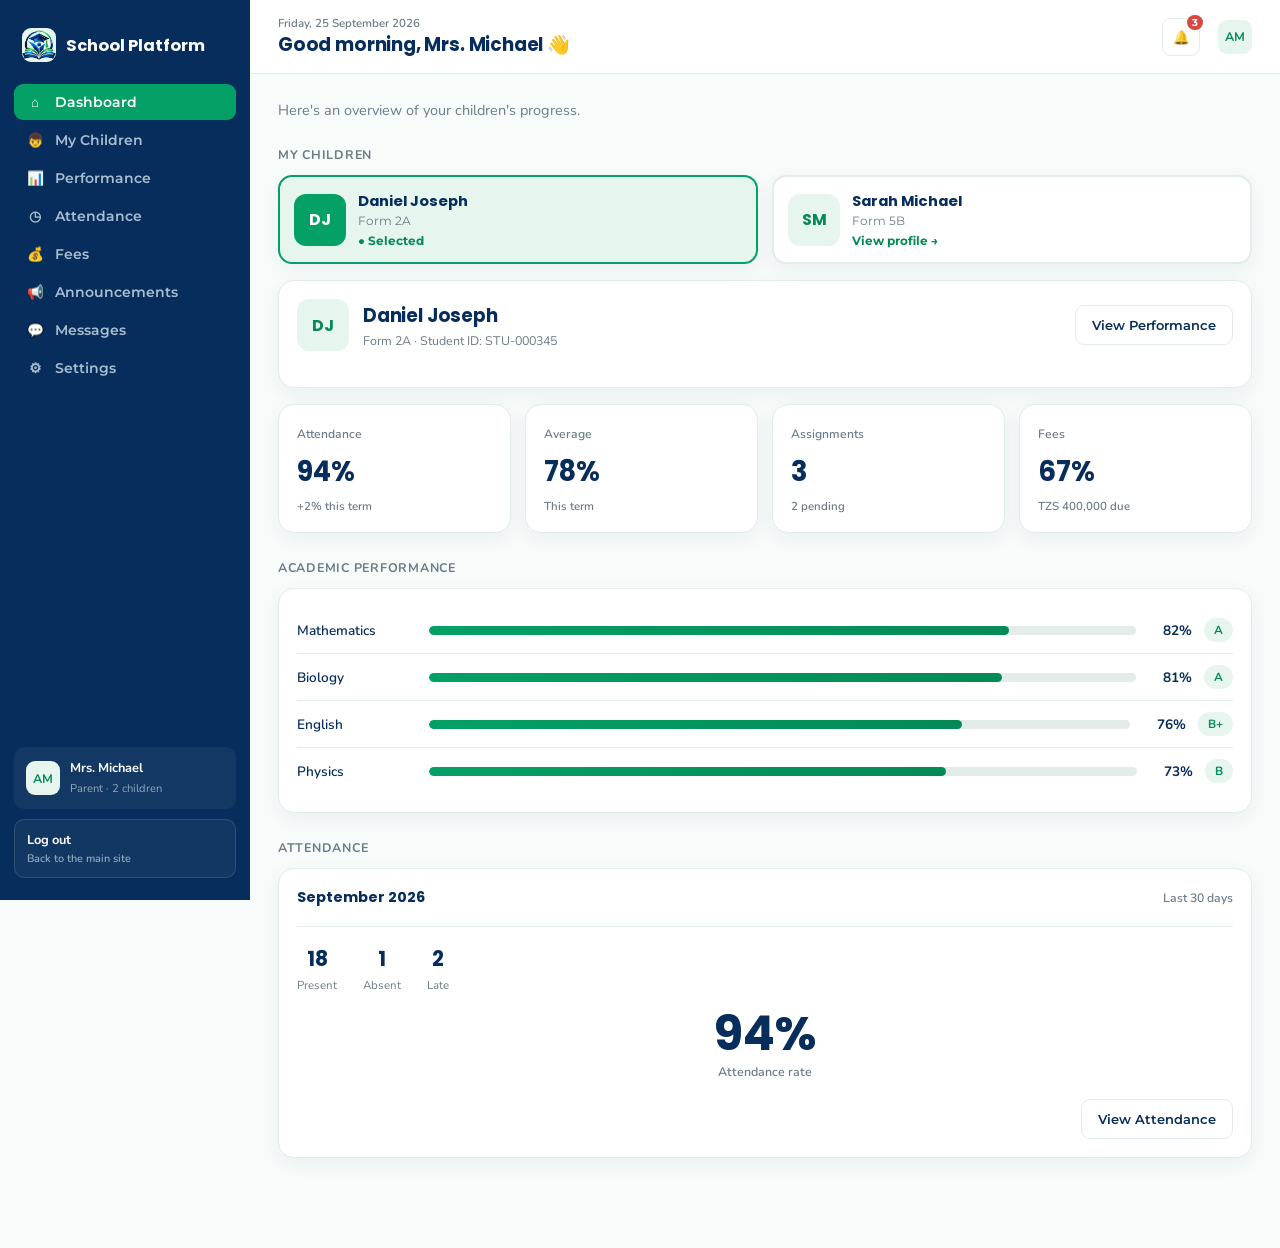
<file: Parent Portal — School Platform.html>
<!DOCTYPE html>
<html lang="en">
<head>
<meta charset="UTF-8">
<meta name="viewport" content="width=device-width, initial-scale=1, viewport-fit=cover">
<title>Parent Portal — School Platform</title>
<link rel="preconnect" href="https://fonts.googleapis.com">
<link rel="preconnect" href="https://fonts.gstatic.com" crossorigin>
<link href="https://fonts.googleapis.com/css2?family=Poppins:wght@600;700;800&family=Nunito:wght@400;500;600;700&family=Montserrat:wght@500;600;700&display=swap" rel="stylesheet">
<link rel="stylesheet" href="assets/css/site.css">
</head>
<body class="page-portal page-parent">
<div class="app-shell" id="appShell">
  <div class="menu-overlay" onclick="closeSide()"></div>
  <aside class="sidebar">
    <div class="brand"><span class="brand-mark"><img src="assets/img/logo.webp" alt=""></span>School Platform</div>
    <nav class="side-nav">
      <button class="nav-item active" data-view="dashboard" onclick="showView('dashboard',this)"><span class="nav-icon">⌂</span>Dashboard</button>
      <button class="nav-item" data-view="children" onclick="showView('children',this)"><span class="nav-icon">👦</span>My Children</button>
      <button class="nav-item" data-view="performance" onclick="showView('performance',this)"><span class="nav-icon">📊</span>Performance</button>
      <button class="nav-item" data-view="attendance" onclick="showView('attendance',this)"><span class="nav-icon">◷</span>Attendance</button>
      <button class="nav-item" data-view="fees" onclick="showView('fees',this)"><span class="nav-icon">💰</span>Fees</button>
      <button class="nav-item" data-view="announcements" onclick="showView('announcements',this)"><span class="nav-icon">📢</span>Announcements</button>
      <button class="nav-item" data-view="messages" onclick="showView('messages',this)"><span class="nav-icon">💬</span>Messages</button>
      <button class="nav-item" data-view="settings" onclick="showView('settings',this)"><span class="nav-icon">⚙</span>Settings</button>
    </nav>
    <div class="sidebar-foot">
      <div class="avatar">AM</div>
      <div><strong>Mrs. Michael</strong><span>Parent · 2 children</span></div>
    </div>
    <button class="logout" id="logoutBtn" onclick="logout()"><span aria-hidden="true">⏻</span>Log out<span class="logout-sub">Back to the main site</span></button>
  </aside>

  <main class="main-area">
    <header class="topbar">
      <button class="icon-btn mobile-toggle" onclick="openSide()" aria-label="Open menu">☰</button>
      <div>
        <div class="eyebrow" id="topEyebrow">Friday, 25 September 2026</div>
        <h1 id="topTitle">Good morning, Mrs. Michael 👋</h1>
      </div>
      <div class="topbar-spacer"></div>
      <button class="icon-btn" onclick="showToast('No new notifications.')" aria-label="Notifications">🔔<b>3</b></button>
      <div class="avatar">AM</div>
    </header>

    <section class="page-content">

      <!-- DASHBOARD -->
      <div class="view active" id="view-dashboard">
        <p style="color:var(--muted); margin-bottom:20px;">Here's an overview of your children's progress.</p>

        <div class="section-title">MY CHILDREN</div>
        <div class="child-grid" id="childGrid"></div>

        <div class="panel card" style="margin-top:16px;">
          <div class="child-head">
            <div class="avatar-lg" id="chAvatar">DJ</div>
            <div class="ch-meta">
              <h2 id="chName">Daniel Joseph</h2>
              <p id="chMeta">Form 2A · Student ID: STU-000345</p>
            </div>
            <button class="btn btn-outline" onclick="showView('performance')">View Performance</button>
          </div>
        </div>

        <div class="kpi-grid" style="margin-top:16px;">
          <div class="kpi-card card"><span class="label">Attendance</span><strong id="kAtt">94%</strong><span class="sub" id="kAttSub">+2% this term</span></div>
          <div class="kpi-card card"><span class="label">Average</span><strong id="kAvg">78%</strong><span class="sub" id="kAvgSub">This term</span></div>
          <div class="kpi-card card"><span class="label">Assignments</span><strong id="kAsg">3</strong><span class="sub" id="kAsgSub">2 pending</span></div>
          <div class="kpi-card card"><span class="label">Fees</span><strong id="kFees">67%</strong><span class="sub" id="kFeesSub">TZS 400,000 due</span></div>
        </div>

        <div class="section-title">ACADEMIC PERFORMANCE</div>
        <div class="panel card">
          <div id="perfList"></div>
        </div>

        <div class="section-title">ATTENDANCE</div>
        <div class="panel card">
          <div style="display:flex;justify-content:space-between;align-items:baseline;gap:12px;flex-wrap:wrap;">
            <strong id="attMonth" style="font-family:'Poppins',sans-serif;color:var(--navy);">September 2026</strong>
            <span style="font-size:.76rem;color:var(--muted);font-weight:600;">Last 30 days</span>
          </div>
          <div class="attendance-summary">
            <div><strong id="attPresent">18</strong><span>Present</span></div>
            <div><strong id="attAbsent">1</strong><span>Absent</span></div>
            <div><strong id="attLate">2</strong><span>Late</span></div>
          </div>
          <div class="hero-metric" style="padding-top:14px;">
            <b id="attPct">94%</b>
            <span>Attendance rate</span>
          </div>
          <div class="save-row">
            <button class="btn btn-outline" onclick="showView('attendance')">View Attendance</button>
          </div>
        </div>
      </div>

      <!-- MY CHILDREN -->
      <div class="view" id="view-children">
        <h2 style="margin-bottom:4px;">My Children</h2>
        <p style="color:var(--muted); margin-bottom:18px;">Select a child to focus the dashboard on them.</p>
        <div class="child-grid" id="childGridFull"></div>

        <div class="section-title">SELECTED CHILD</div>
        <div class="panel card">
          <div class="kpi-grid" style="margin-bottom:0;">
            <div class="kpi-card card"><span class="label">Attendance</span><strong id="cAtt">94%</strong><span class="sub" id="cAttSub">This term</span></div>
            <div class="kpi-card card"><span class="label">Average</span><strong id="cAvg">78%</strong><span class="sub">This term</span></div>
            <div class="kpi-card card"><span class="label">Assignments</span><strong id="cAsg">3</strong><span class="sub" id="cAsgSub">2 pending</span></div>
            <div class="kpi-card card"><span class="label">Fees Paid</span><strong id="cFees">67%</strong><span class="sub" id="cFeesSub">TZS 400,000 due</span></div>
          </div>
          <div class="save-row">
            <button class="btn btn-primary" onclick="showView('dashboard')">Open Dashboard</button>
          </div>
        </div>
      </div>

      <!-- PERFORMANCE -->
      <div class="view" id="view-performance">
        <h2 style="margin-bottom:4px;">Academic Performance</h2>
        <p style="color:var(--muted); margin-bottom:18px;" id="perfWho">Daniel Joseph · Form 2A</p>

        <div class="panel card">
          <div class="hero-metric">
            <b id="overallAvg">78%</b>
            <span>Overall Average</span>
            <span class="trend-up" id="overallTrend">↑ 4.2% this term</span>
          </div>
        </div>

        <div class="section-title">SUBJECT PERFORMANCE</div>
        <div class="panel card">
          <div id="perfBars"></div>
          <p style="font-size:.74rem;color:var(--muted);margin-top:14px;padding-top:12px;border-top:1px solid var(--line);" id="subjectNote">Showing 5 of 10 subjects</p>
        </div>

        <div class="section-title">EXAM BREAKDOWN</div>
        <div class="panel card">
          <div class="table-wrap">
            <table>
              <thead><tr><th>Subject</th><th>CAT 1</th><th>CAT 2</th><th>Exam</th><th>Average</th><th>Grade</th></tr></thead>
              <tbody id="examRows"></tbody>
            </table>
          </div>
        </div>
      </div>

      <!-- ATTENDANCE -->
      <div class="view" id="view-attendance">
        <h2 style="margin-bottom:4px;">Attendance</h2>
        <p style="color:var(--muted); margin-bottom:18px;" id="attWho">Daniel Joseph · Form 2A</p>

        <div class="panel card">
          <div style="display:flex;justify-content:space-between;align-items:baseline;gap:12px;flex-wrap:wrap;">
            <strong style="font-family:'Poppins',sans-serif;color:var(--navy);" id="attMonth2">September 2026</strong>
            <span style="font-size:.76rem;color:var(--muted);font-weight:600;">Academic Year 2026</span>
          </div>
          <div class="hero-metric" style="padding:14px 0 4px;">
            <b id="attPct2">94%</b>
            <span>Attendance rate</span>
          </div>
          <div class="attendance-summary" style="border-top:0;padding-top:6px;margin-top:0;">
            <div><strong id="attPresent2">18</strong><span>Present</span></div>
            <div><strong id="attAbsent2">1</strong><span>Absent</span></div>
            <div><strong id="attLate2">2</strong><span>Late</span></div>
          </div>
        </div>

        <div class="section-title" style="display:flex;justify-content:space-between;align-items:center;">
          <span>DAILY RECORD</span>
          <span style="font-weight:600;letter-spacing:0;text-transform:none;">September 2026</span>
        </div>
        <div class="panel card">
          <div class="month-grid" id="monthGrid"></div>
          <div style="display:flex;gap:16px;flex-wrap:wrap;margin-top:16px;font-size:.74rem;font-weight:600;color:var(--muted);">
            <span><span class="day p" style="display:inline-grid;width:16px;height:16px;aspect-ratio:auto;vertical-align:-4px;margin-right:5px;border-radius:4px;"></span>Present</span>
            <span><span class="day a" style="display:inline-grid;width:16px;height:16px;aspect-ratio:auto;vertical-align:-4px;margin-right:5px;border-radius:4px;"></span>Absent</span>
            <span><span class="day l" style="display:inline-grid;width:16px;height:16px;aspect-ratio:auto;vertical-align:-4px;margin-right:5px;border-radius:4px;"></span>Late</span>
          </div>
          <div class="save-row">
            <button class="btn btn-outline" onclick="showView('record')">View Full Record</button>
          </div>
        </div>
      </div>

      <!-- FEES -->
      <div class="view" id="view-fees">
        <h2 style="margin-bottom:4px;">Fees</h2>
        <p style="color:var(--muted); margin-bottom:18px;" id="feeWho">Daniel Joseph · Academic Year 2026</p>

        <div class="section-title">FEES SUMMARY</div>
        <div class="panel card">
          <div class="fee-grid">
            <div class="fee-tile"><span>Total Required</span><b id="feeTotal">TZS 1,200,000</b></div>
            <div class="fee-tile"><span>Paid</span><b id="feePaid">TZS 800,000</b></div>
            <div class="fee-tile due"><span>Outstanding</span><b id="feeDue">TZS 400,000</b></div>
          </div>
          <div class="meter"><div class="meter-fill" id="feeMeter" style="width:67%;"></div></div>
          <div class="meter-cap"><span id="feeCapL">TZS 800,000 paid</span><span id="feeCapR">67% Paid</span></div>
        </div>

        <div class="section-title">PAYMENT HISTORY</div>
        <div class="panel card">
          <div id="feeHistory"></div>
        </div>

        <div class="save-row" id="feeCtaRow">
          <button class="btn btn-primary" onclick="openPay()">Make Payment</button>
        </div>
      </div>

      <!-- ANNOUNCEMENTS -->
      <div class="view" id="view-announcements">
        <h2 style="margin-bottom:4px;">Announcements</h2>
        <p style="color:var(--muted); margin-bottom:18px;">Notices from the school, academic team and finance office.</p>
        <div class="panel card">
          <div class="ann-item">
            <span class="ann-dot blue"></span>
            <div>
              <div class="ann-cat">School Announcement</div>
              <strong>Annual Sports Day</strong>
              <div class="ann-date">25 Sept 2026</div>
            </div>
          </div>
          <div class="ann-item">
            <span class="ann-dot green"></span>
            <div>
              <div class="ann-cat">Academic</div>
              <strong>Mathematics results published</strong>
              <div class="ann-date">24 Sept 2026</div>
            </div>
          </div>
          <div class="ann-item">
            <span class="ann-dot orange"></span>
            <div>
              <div class="ann-cat">Finance</div>
              <strong>Fee balance reminder</strong>
              <div class="ann-date">22 Sept 2026</div>
            </div>
          </div>
        </div>
      </div>

      <!-- MESSAGES -->
      <div class="view" id="view-messages">
        <div id="msgListPane">
          <h2 style="margin-bottom:4px;">Messages</h2>
          <p style="color:var(--muted); margin-bottom:18px;" id="msgWho">Conversations with the school about Daniel Joseph.</p>
          <div class="panel card" id="msgListPanel"></div>
        </div>
        <div id="msgThreadPane" hidden>
          <button type="button" class="back-btn" onclick="closeThread()">&#8592; Back to messages</button>
          <div class="panel card">
            <div class="thread-head" id="threadHead"></div>
            <div class="thread-log" id="threadLog"></div>
            <div class="thread-reply">
              <input id="replyInput" type="text" placeholder="Write a reply&hellip;" aria-label="Write a reply" onkeydown="if(event.key==='Enter')sendReply()">
              <button class="btn btn-primary" onclick="sendReply()">Send</button>
            </div>
          </div>
        </div>
      </div>

      <!-- FULL ATTENDANCE RECORD -->
      <div class="view" id="view-record">
        <button type="button" class="back-btn" onclick="showView('attendance')">&#8592; Back to attendance</button>
        <h2 style="margin-bottom:4px;">Full Attendance Record</h2>
        <p style="color:var(--muted); margin-bottom:18px;" id="recWho">Daniel Joseph &middot; September 2026</p>

        <div class="panel card">
          <div class="attendance-summary" style="border-top:0;padding-top:0;margin-top:0;">
            <div><strong id="recPresent">18</strong><span>Present</span></div>
            <div><strong id="recAbsent">1</strong><span>Absent</span></div>
            <div><strong id="recLate">2</strong><span>Late</span></div>
          </div>
          <div class="hero-metric" style="padding-top:14px;">
            <b id="recPct">94%</b>
            <span>Attendance rate</span>
          </div>
        </div>

        <div class="section-title">DAILY DETAIL</div>
        <div class="panel card">
          <div class="rec-wrap">
            <table class="rec-table">
              <thead><tr><th>Date</th><th>Day</th><th>Status</th></tr></thead>
              <tbody id="recRows"></tbody>
            </table>
          </div>
        </div>
      </div>

      <!-- SETTINGS -->
      <div class="view" id="view-settings">
        <h2 style="margin-bottom:4px;">Settings</h2>
        <p style="color:var(--muted); margin-bottom:18px;">Notification preferences for each child.</p>

        <div class="section-title">NOTIFICATIONS</div>
        <div class="panel card">
          <div class="switch-list" id="switchList"></div>
        </div>

        <div class="section-title">PROFILE</div>
        <div class="panel card">
          <div class="profile-list" id="profileList"></div>
        </div>
      </div>

    </section>
  </main>

  <nav class="bottom-nav">
    <button class="bn-item active" data-view="dashboard" onclick="showView('dashboard',this,true)"><span class="bn-icon">⌂</span>Home</button>
    <button class="bn-item" data-view="children" onclick="showView('children',this,true)"><span class="bn-icon">👦</span>Child</button>
    <button class="bn-item" data-view="fees" onclick="showView('fees',this,true)"><span class="bn-icon">💰</span>Fees</button>
    <button class="bn-item" data-more onclick="openMore()"><span class="bn-icon">⋯</span>More</button>
  </nav>
</div>

<div class="sheet" id="moreSheet" role="dialog" aria-modal="true" aria-labelledby="moreTitle" aria-hidden="true">
  <div class="sheet-backdrop" onclick="closeMore()"></div>
  <div class="sheet-card">
    <div class="sheet-grip"></div>
    <div class="sheet-head">
      <h3 id="moreTitle">More</h3>
      <button class="modal-close" onclick="closeMore()" aria-label="Close menu">✕</button>
    </div>
    <div id="moreItems"></div>
  </div>
</div>

<div class="modal" id="payModal" role="dialog" aria-modal="true" aria-labelledby="payTitle" aria-hidden="true">
  <div class="modal-backdrop" onclick="closePay()"></div>
  <div class="modal-card">
    <div class="modal-head">
      <h3 id="payTitle">Make Payment</h3>
      <button class="modal-close" onclick="closePay()" aria-label="Close payment dialog">✕</button>
    </div>
    <div class="field">
      <label for="payAmount">Amount</label>
      <input id="payAmount" type="text" value="TZS 400,000">
    </div>
    <div class="field">
      <label>Payment Method</label>
      <div class="radio-list">
        <label class="radio-row on"><input type="radio" name="payMethod" value="M-Pesa" checked onchange="pickMethod(this)">M-Pesa</label>
        <label class="radio-row"><input type="radio" name="payMethod" value="Airtel Money" onchange="pickMethod(this)">Airtel Money</label>
        <label class="radio-row"><input type="radio" name="payMethod" value="Tigo Pesa" onchange="pickMethod(this)">Tigo Pesa</label>
        <label class="radio-row"><input type="radio" name="payMethod" value="Bank" onchange="pickMethod(this)">Bank</label>
      </div>
    </div>
    <div class="save-row">
      <button class="btn btn-primary" onclick="submitPayment()">Continue Payment</button>
    </div>
  </div>
</div>

<div class="toast" id="toast"></div>

<script>
  /* Prototype data. The parent has two children, so every figure below
     is per-child and the whole portal re-renders on selection. */
  const CHILDREN = {
    daniel: {
      name:'Daniel Joseph', form:'Form 2A', id:'STU-000345', initials:'DJ',
      attendance:94, attSub:'+2% this term',
      average:78, avgSub:'This term',
      assignments:3, asgSub:'2 pending',
      trend:'↑ 4.2% this term',
      subjectNote:'Showing 5 of 10 subjects',
      attMonth:'September 2026',
      /* Statuses are derived from the counts below, never hand-written,
         so the calendar can never disagree with the summary above it. */
      attPresent:18, attAbsent:1, attLate:2, attPct:94,
      subjects:[
        {name:'Mathematics', mark:82, cat1:80, cat2:84, exam:82},
        {name:'Biology',     mark:81, cat1:80, cat2:82, exam:81},
        {name:'English',     mark:76, cat1:74, cat2:78, exam:76},
        {name:'Physics',     mark:73, cat1:71, cat2:75, exam:73},
        {name:'Chemistry',   mark:68, cat1:66, cat2:70, exam:68}
      ],
      fees:{
        year:'Academic Year 2026', total:1200000, paid:800000, due:400000,
        history:[
          {date:'25 Sept 2026', label:'School Fees', amount:400000},
          {date:'03 Aug 2026',  label:'School Fees', amount:400000}
        ]
      }
    },
    sarah: {
      name:'Sarah Michael', form:'Form 5B', id:'STU-000512', initials:'SM',
      attendance:89, attSub:'-1% this term',
      average:74, avgSub:'This term',
      assignments:5, asgSub:'1 pending',
      trend:'↑ 2.1% this term',
      subjectNote:'Showing 5 of 10 subjects',
      attMonth:'September 2026',
      attPresent:16, attAbsent:2, attLate:2, attPct:89,
      subjects:[
        {name:'Biology',     mark:81, cat1:80, cat2:82, exam:81},
        {name:'English',     mark:76, cat1:74, cat2:78, exam:76},
        {name:'Mathematics', mark:72, cat1:70, cat2:73, exam:73},
        {name:'Civics',      mark:71, cat1:69, cat2:73, exam:71},
        {name:'History',     mark:68, cat1:66, cat2:70, exam:68}
      ],
      fees:{
        year:'Academic Year 2026', total:1500000, paid:1500000, due:0,
        history:[
          {date:'12 Sept 2026', label:'School Fees', amount:500000},
          {date:'05 Aug 2026',  label:'School Fees', amount:500000},
          {date:'14 Jul 2026',  label:'School Fees', amount:500000}
        ]
      }
    }
  };

  let activeChild = 'daniel';
  /* Separate from activeChild on purpose: activeChild already reads
     'daniel' before anything renders, so comparing against it alone
     would skip the very first render and leave the child cards empty. */
  let childRendered = false;
  let payTrigger = null;
  let moreTrigger = null;
  let openThreadId = '';

  /* The three tabs that live directly on the mobile bottom nav. Anything
     else is reached through More, so More is the tab that highlights. */
  const PRIMARY_VIEWS = ['dashboard','children','fees'];

  /* Conversations with staff. {child} is substituted at render time from
     the selected child, so a thread never names the wrong sibling. */
  const THREADS = {
    'thread-1': {
      from:'School Administration', initials:'SA', time:'2h',
      topic:'Revised reporting day schedule',
      preview:'Dear parents, please note the revised reporting day schedule…',
      body:[
        {them:true, text:'Dear parents, please note the revised reporting day schedule. Reports for {child} will now be issued on Friday 2 October 2026 rather than Wednesday 30 September.', time:'09:14'},
        {them:true, text:'The change applies to all forms. Please collect printed copies before the end of the week; the portal copy stays available afterwards.', time:'09:15'}
      ]
    },
    'thread-2': {
      from:'Mathematics Teacher', initials:'MT', time:'1d',
      topic:'Assignment submitted ahead of schedule',
      preview:'{child} has submitted the quadratic equations assignment ahead of…',
      body:[
        {them:true, text:'{child} has submitted the quadratic equations assignment ahead of the deadline. The working shown is accurate throughout.', time:'Yesterday, 14:02'},
        {them:true, text:'I have marked it and returned feedback. {child} may want to attempt the extension questions before Friday.', time:'Yesterday, 16:40'},
        {them:false, text:'Thank you, I will go through the extension questions with {child} tonight.', time:'Yesterday, 18:05'}
      ]
    },
    'thread-3': {
      from:'Class Teacher', initials:'CT', time:'3d',
      topic:'Class schedule moved to Room 12',
      preview:'Tomorrow’s class schedule has been moved to Room 12 due to the…',
      body:[
        {them:true, text:'Tomorrow’s schedule has been moved to Room 12 due to the science practical. {child} should report to the east block at the usual time.', time:'3 days ago, 11:20'},
        {them:true, text:'Lab coats are required for the afternoon double period.', time:'3 days ago, 11:22'}
      ]
    }
  };

  /* Replies are held in memory only - there is no backend, so they are
     intentionally lost on refresh rather than pretended to be saved. */
  const REPLIES = { 'thread-1':[], 'thread-2':[], 'thread-3':[] };

  /* Notification preferences, per child, also in memory for the same
     reason. The defaults differ per child so the panel is obviously
     derived from the selection rather than a fixed block of switches. */
  const NOTIFY = {
    daniel:{ attendance:true,  fees:true,  results:true,  messages:false },
    sarah: { attendance:true,  fees:false, results:true,  messages:true  }
  };
  const NOTIFY_LABELS = {
    attendance:{ t:'Attendance reminders', s:'Daily attendance summary each morning' },
    fees:      { t:'Fee reminders',         s:'Outstanding balance and due dates' },
    results:   { t:'Results and reports',   s:'New marks, grades and exam results' },
    messages:  { t:'Messages from staff',   s:'Replies to anything you send' }
  };

  const MORE_ITEMS = [
    { view:'performance',   ico:'📊', title:'Performance',   sub:'Subject marks and exam breakdown' },
    { view:'attendance',    ico:'◷', title:'Attendance',    sub:'Monthly calendar and full record' },
    { view:'announcements', ico:'📢', title:'Announcements', sub:'Notices from the school' },
    { view:'messages',      ico:'💬', title:'Messages',      sub:'Conversations with staff' },
    { view:'settings',      ico:'⚙', title:'Settings',      sub:'Notification preferences' }
  ];

  function gradeFor(mark){
    if(mark>=90) return 'A+';
    if(mark>=80) return 'A';
    if(mark>=75) return 'B+';
    if(mark>=65) return 'B';
    if(mark>=50) return 'C';
    return 'F';
  }
  function tzs(n){ return 'TZS ' + n.toLocaleString('en-US'); }
  function setText(id, val){ const el=document.getElementById(id); if(el) el.textContent=val; }

  /* Fees percentage is always derived, so the dashboard card and the
     fees meter can never show two different numbers. */
  function paidPct(c){ return c.fees.total ? Math.round(c.fees.paid / c.fees.total * 100) : 0; }
  function feeSub(c){ return c.fees.due > 0 ? tzs(c.fees.due) + ' due' : 'Fully paid'; }

  /* Builds the per-school-day status string from the summary counts, so
     the grid is always generated from the same numbers it displays. */
  function statusPattern(present, late, absent){
    return 'p'.repeat(present) + 'l'.repeat(late) + 'a'.repeat(absent);
  }

  /* Distributes status letters across September 2026's weekdays, so the
     grid can never disagree with the summary counts above it. */
  function buildMonth(statuses){
    const marks = {};
    let i = 0;
    for(let d=1; d<=30; d++){
      const dow = new Date(2026, 8, d).getDay();
      if(dow===0 || dow===6) continue;
      if(i < statuses.length) marks[d] = statuses[i++];
    }
    let html = '';
    ['S','M','T','W','T','F','S'].forEach(function(d){
      html += '<div class="dow">' + d + '</div>';
    });
    const first = new Date(2026, 8, 1).getDay();
    for(let k=0; k<first; k++) html += '<div class="day w"></div>';
    for(let d=1; d<=30; d++){
      const dow = new Date(2026, 8, d).getDay();
      const weekend = (dow===0 || dow===6);
      const st = weekend ? 'w' : (marks[d] || '');
      html += '<div class="day' + (st ? ' ' + st : '') + '">' + (weekend ? '' : d) + '</div>';
    }
    return html;
  }

  function childCard(key, full){
    const c = CHILDREN[key];
    const on = key === activeChild;
    return '<button class="child-card' + (on ? ' selected' : '') + '" data-child="' + key + '"' +
             ' aria-pressed="' + on + '" onclick="selectChild(\'' + key + '\')">' +
             '<span class="avatar-lg">' + c.initials + '</span>' +
             '<span class="cc-body">' +
               '<span class="cc-name">' + c.name + '</span>' +
               '<span class="cc-form">' + c.form + '</span>' +
               '<span class="cc-action">' + (on ? '● Selected' : 'View profile →') + '</span>' +
             '</span>' +
           '</button>';
  }

  function renderChildCards(){
    document.getElementById('childGrid').innerHTML =
      Object.keys(CHILDREN).map(function(k){ return childCard(k); }).join('');
    document.getElementById('childGridFull').innerHTML =
      Object.keys(CHILDREN).map(function(k){ return childCard(k); }).join('');
  }

  function renderChild(key){
    const c = CHILDREN[key];
    activeChild = key;

    renderChildCards();

    /* dashboard + children header */
    setText('chAvatar', c.initials);
    setText('chName', c.name);
    setText('chMeta', c.form + ' · Student ID: ' + c.id);
    setText('perfWho', c.name + ' · ' + c.form);
    setText('attWho', c.name + ' · ' + c.form);
    setText('feeWho', c.name + ' · ' + c.fees.year);

    /* stat cards */
    setText('kAtt', c.attendance + '%');
    setText('kAttSub', c.attSub);
    setText('kAvg', c.average + '%');
    setText('kAvgSub', c.avgSub);
    setText('kAsg', c.assignments);
    setText('kAsgSub', c.asgSub);
    setText('kFees', paidPct(c) + '%');
    setText('kFeesSub', feeSub(c));
    setText('cAtt', c.attendance + '%');
    setText('cAttSub', c.attSub);
    setText('cAvg', c.average + '%');
    setText('cAsg', c.assignments);
    setText('cAsgSub', c.asgSub);
    setText('cFees', paidPct(c) + '%');
    setText('cFeesSub', feeSub(c));

    /* condensed subject list on the dashboard — top four subjects */
    document.getElementById('perfList').innerHTML = c.subjects.slice(0, 4).map(function(s){
      return '<div class="perf-row">' +
               '<span class="perf-name">' + s.name + '</span>' +
               '<span class="perf-bar"><span class="perf-fill" style="display:block;width:' + s.mark + '%"></span></span>' +
               '<span class="perf-val">' + s.mark + '%</span>' +
               '<span class="grade-pill">' + gradeFor(s.mark) + '</span>' +
             '</div>';
    }).join('');

    /* performance view */
    setText('overallAvg', c.average + '%');
    setText('overallTrend', c.trend);
    setText('subjectNote', c.subjectNote + ' · overall average covers all subjects');
    document.getElementById('perfBars').innerHTML = c.subjects.map(function(s){
      return '<div class="perf-row">' +
               '<span class="perf-name">' + s.name + '</span>' +
               '<span class="perf-bar"><span class="perf-fill" style="display:block;width:' + s.mark + '%"></span></span>' +
               '<span class="perf-val">' + s.mark + '%</span>' +
               '<span class="grade-pill">' + gradeFor(s.mark) + '</span>' +
             '</div>';
    }).join('');
    document.getElementById('examRows').innerHTML = c.subjects.map(function(s, i){
      return '<tr><td>' + (i+1 < 10 ? '0' : '') + (i+1) + '</td><td style="font-weight:600;color:var(--navy);">' + s.name + '</td>' +
             '<td>' + s.cat1 + '</td><td>' + s.cat2 + '</td><td>' + s.exam + '</td>' +
             '<td style="font-weight:700;color:var(--navy);">' + s.mark + '%</td>' +
             '<td><span class="grade-pill">' + gradeFor(s.mark) + '</span></td></tr>';
    }).join('');

    /* attendance */
    setText('attMonth', c.attMonth);
    setText('attMonth2', c.attMonth);
    setText('attPresent', c.attPresent);
    setText('attAbsent', c.attAbsent);
    setText('attLate', c.attLate);
    setText('attPct', c.attPct + '%');
    setText('attPresent2', c.attPresent);
    setText('attAbsent2', c.attAbsent);
    setText('attLate2', c.attLate);
    setText('attPct2', c.attPct + '%');
    document.getElementById('monthGrid').innerHTML = buildMonth(statusPattern(c.attPresent, c.attLate, c.attAbsent));

    /* fees */
    const f = c.fees;
    const pct = paidPct(c);
    setText('feeTotal', tzs(f.total));
    setText('feePaid', tzs(f.paid));
    setText('feeDue', tzs(f.due));
    document.getElementById('feeMeter').style.width = pct + '%';
    setText('feeCapL', tzs(f.paid) + ' paid');
    setText('feeCapR', pct + '% Paid');
    document.getElementById('feeHistory').innerHTML = f.history.map(function(h){
      return '<div class="pay-row">' +
               '<span class="pay-date">' + h.date + '</span>' +
               '<span class="pay-label">' + h.label + '</span>' +
               '<span class="pay-amt">' + tzs(h.amount) + '</span>' +
               '<span class="grade-pill">✓ Paid</span>' +
             '</div>';
    }).join('');

    /* no balance outstanding → swap the CTA for a settled note */
    const cta = document.getElementById('feeCtaRow');
    if(f.due > 0){
      cta.innerHTML = '<button class="btn btn-primary" onclick="openPay()">Make Payment</button>';
    } else {
      cta.innerHTML = '<span class="grade-pill" style="font-size:.82rem;padding:8px 16px;">✓ Fees fully paid for ' + f.year + '</span>';
    }
    document.getElementById('payAmount').value = tzs(f.due);
  }

  /* ---- Full attendance record ----
     Built from the same statusPattern() the month grid consumes, so the
     detailed rows and the summary above them cannot drift apart. A school
     day with no letter left over is reported as "Not marked" rather than
     being counted as present, which is what makes the row count honest. */
  function recordRows(c){
    const statuses = statusPattern(c.attPresent, c.attLate, c.attAbsent);
    const dows = ['Sunday','Monday','Tuesday','Wednesday','Thursday','Friday','Saturday'];
    const rows = [];
    let i = 0;
    for(let d=1; d<=30; d++){
      const dow = new Date(2026, 8, d).getDay();
      if(dow === 0 || dow === 6) continue;
      rows.push({ day:d, dow:dows[dow], st:(i < statuses.length ? statuses[i++] : '') });
    }
    return rows;
  }
  function renderRecord(){
    const c = CHILDREN[activeChild];
    setText('recWho', c.name + ' · ' + c.attMonth);
    setText('recPresent', c.attPresent);
    setText('recAbsent', c.attAbsent);
    setText('recLate', c.attLate);
    setText('recPct', c.attPct + '%');
    document.getElementById('recRows').innerHTML = recordRows(c).map(function(r){
      const label = r.st === 'p' ? 'Present' : r.st === 'a' ? 'Absent' : r.st === 'l' ? 'Late' : 'Not marked';
      return '<tr>' +
               '<td class="rec-day">' + (r.day < 10 ? '0' : '') + r.day + ' Sep</td>' +
               '<td class="rec-dow">' + r.dow + '</td>' +
               '<td><span class="tag ' + (r.st || 'x') + '">' + label + '</span></td>' +
             '</tr>';
    }).join('');
  }

  /* ---- Settings ---- */
  function renderSettings(){
    const c = CHILDREN[activeChild];
    const prefs = NOTIFY[activeChild];
    document.getElementById('switchList').innerHTML = Object.keys(NOTIFY_LABELS).map(function(key){
      const lab = NOTIFY_LABELS[key];
      const on = prefs[key];
      const lid = 'sw-' + key;
      return '<div class="switch-row">' +
               '<span class="switch-txt" id="' + lid + '"><b>' + lab.t + '</b><span>' + lab.s + '</span></span>' +
               '<button type="button" class="switch" role="switch" aria-checked="' + on + '"' +
                 ' aria-labelledby="' + lid + '" onclick="toggleNotify(\'' + key + '\',this)"></button>' +
             '</div>';
    }).join('');
    document.getElementById('profileList').innerHTML = [
      ['Student', c.name],
      ['Class', c.form],
      ['Student ID', c.id],
      ['Guardian', 'Mrs. Michael'],
      ['Children enrolled', Object.keys(CHILDREN).length]
    ].map(function(r){
      return '<div class="prof-row"><span>' + r[0] + '</span><b>' + r[1] + '</b></div>';
    }).join('');
  }
  /* Updates the control in place rather than re-rendering the list, so the
     switch that was just pressed keeps keyboard focus. */
  function toggleNotify(key, btn){
    const next = !NOTIFY[activeChild][key];
    NOTIFY[activeChild][key] = next;
    btn.setAttribute('aria-checked', String(next));
    showToast(NOTIFY_LABELS[key].t + (next ? ' on' : ' off') + ' for ' + CHILDREN[activeChild].name + '.');
  }

  /* ---- Messages ---- */
  function fill(text, c){ return text.replace(/\{child\}/g, c.name); }
  function renderMessages(sub){
    const c = CHILDREN[activeChild];
    setText('msgWho', 'Conversations with the school about ' + c.name + '.');
    const open = !!sub && Object.prototype.hasOwnProperty.call(THREADS, sub);
    document.getElementById('msgListPane').hidden = open;
    document.getElementById('msgThreadPane').hidden = !open;
    if(!open){
      openThreadId = '';
      document.getElementById('msgListPanel').innerHTML = Object.keys(THREADS).map(function(id){
        const t = THREADS[id];
        return '<button type="button" class="msg-item" onclick="openThread(\'' + id + '\')">' +
                 '<span class="avatar">' + t.initials + '</span>' +
                 '<span class="msg-body">' +
                   '<span class="msg-from">' + t.from + '</span>' +
                   '<span class="msg-text">' + fill(t.preview, c) + '</span>' +
                 '</span>' +
                 '<span class="msg-time">' + t.time + '</span>' +
               '</button>';
      }).join('');
      return;
    }
    openThreadId = sub;
    const t = THREADS[sub];
    document.getElementById('threadHead').innerHTML =
      '<span class="avatar">' + t.initials + '</span>' +
      '<span class="msg-body"><strong>' + t.from + '</strong><span>' + t.topic + ' · ' + c.name + '</span></span>';
    document.getElementById('replyInput').value = '';
    renderThread();
  }
  function renderThread(){
    if(!openThreadId) return;
    const c = CHILDREN[activeChild];
    const all = THREADS[openThreadId].body.concat(REPLIES[openThreadId]);
    document.getElementById('threadLog').innerHTML = all.map(function(m){
      return '<div class="bubble ' + (m.them ? 'them' : 'me') + '">' + fill(m.text, c) +
             '<time>' + m.time + '</time></div>';
    }).join('');
  }
  function openThread(id){
    writeRoute('messages', activeChild, id);
    paintView('messages');
    renderMessages(id);
    const log = document.getElementById('threadLog');
    log.scrollTop = log.scrollHeight;
  }
  function closeThread(){
    writeRoute('messages', activeChild);
    paintView('messages');
    renderMessages('');
    const first = document.querySelector('#msgListPanel .msg-item');
    if(first) first.focus();
  }
  function sendReply(){
    const input = document.getElementById('replyInput');
    const text = input.value.trim();
    if(!openThreadId) return;
    if(!text){ showToast('Type a reply first.'); input.focus(); return; }
    REPLIES[openThreadId].push({ them:false, text:text, time:'Just now' });
    input.value = '';
    renderThread();
    const log = document.getElementById('threadLog');
    log.scrollTop = log.scrollHeight;
  }

  /* ---- More sheet ---- */
  function renderMore(){
    document.getElementById('moreItems').innerHTML = MORE_ITEMS.map(function(it){
      return '<button type="button" class="sheet-item" onclick="pickMore(\'' + it.view + '\')">' +
               '<span class="sheet-ico">' + it.ico + '</span>' +
               '<span class="sheet-item-txt"><b>' + it.title + '</b><span>' + it.sub + '</span></span>' +
             '</button>';
    }).join('');
  }
  function openMore(){
    const s = document.getElementById('moreSheet');
    if(s.classList.contains('open')) return;
    moreTrigger = document.querySelector('.bn-item[data-more]');
    s.classList.add('open');
    s.setAttribute('aria-hidden','false');
    const first = s.querySelector('.sheet-item');
    if(first) first.focus();
  }
  function closeMore(){
    const s = document.getElementById('moreSheet');
    if(!s.classList.contains('open')) return;
    s.classList.remove('open');
    s.setAttribute('aria-hidden','true');
    if(moreTrigger){ moreTrigger.focus(); moreTrigger = null; }
  }
  function pickMore(view){
    closeMore();
    showView(view);
  }

  /* ---- Routing -------------------------------------------------------
     The URL is the single source of truth. A route is up to three
     segments: #<view>/<child>[/<sub>], for example

        #dashboard/daniel          a view for a child
        #fees/sarah                switching child mid-view
        #messages/sarah/thread-1   a sub-screen inside a view
        #record/daniel             the full attendance record

     so a refresh, a bookmark or a shared link all reopen the same screen.
     showView, selectChild and openThread only *write* the hash; applyRoute
     is the only thing that *reads* it and paints the DOM. Because
     writeRoute skips the write when the hash already matches, one click
     fires at most one hashchange and cannot loop.

     location.hash is used in preference to history.pushState because
     pushState can throw a SecurityError on file:// in some browsers,
     and this prototype is opened straight from disk. */
  function viewIds(){
    return Array.prototype.map.call(document.querySelectorAll('.view'), function(v){
      return v.id.replace(/^view-/, '');
    });
  }
  function parseRoute(){
    const parts = (location.hash || '').replace(/^#\/?/, '').split('/').filter(Boolean);
    let view = parts[0] || 'dashboard';
    if(viewIds().indexOf(view) === -1) view = 'dashboard';
    let child = parts[1] || activeChild || 'daniel';
    if(!CHILDREN[child]) child = 'daniel';
    /* Only the messages view has a third segment, and it has to name a
       real thread. Anything else is dropped, so a stale or hand-edited
       link lands on the message list rather than an empty pane. */
    let sub = '';
    if(view === 'messages' && parts[2]){
      if(Object.prototype.hasOwnProperty.call(THREADS, parts[2])) sub = parts[2];
    }
    return { view:view, child:child, sub:sub };
  }
  function writeRoute(view, child, sub){
    let want = '#' + view + '/' + child;
    if(sub) want += '/' + sub;
    if(location.hash !== want) location.hash = want;
  }
  function paintView(id){
    document.querySelectorAll('.view').forEach(function(v){ v.classList.remove('active'); });
    const el = document.getElementById('view-' + id);
    if(el) el.classList.add('active');
    setActiveNav(id);
    closeSide();
  }
  /* Everything a view needs beyond the shared shell and the child figures
     renderChild() already covers. */
  function renderSub(view, sub){
    if(view === 'messages') renderMessages(sub);
    else if(view === 'record') renderRecord();
    else if(view === 'settings') renderSettings();
  }
  function applyRoute(){
    const r = parseRoute();
    /* Close any open overlay: its contents belong to the child and view
       that were selected when it was opened. */
    closePay();
    closeMore();
    if(!childRendered || r.child !== activeChild){
      renderChild(r.child);
      childRendered = true;
    }
    paintView(r.view);
    renderSub(r.view, r.sub);
  }

  function selectChild(key){
    const r = parseRoute();
    renderChild(key);
    writeRoute(r.view, key, r.sub);
    showToast('Showing ' + CHILDREN[key].name + ' — ' + CHILDREN[key].form);
  }

  function showView(id, el, isMobile){
    /* Navigating via the nav always means "back to the top level of that
       view", so any sub-screen is intentionally dropped here. */
          writeRoute(id, activeChild);
          paintView(id);
          renderSub(id, '');
        }
        /* ---- Signing out ----
           There is no authentication in this build, so "log out" means
           exactly one thing: leave the portal. The public site is where the
           links back into all four portals live. */
        function logout(){
          location.href = 'index.html';
        }
        function setActiveNav(id){
    document.querySelectorAll('.nav-item[data-view]').forEach(function(n){
      const on = n.dataset.view===id;
      n.classList.toggle('active', on);
      /* The active item is the current page, not just a styled one. */
      if(on){ n.setAttribute('aria-current','page'); } else { n.removeAttribute('aria-current'); }
    });
    document.querySelectorAll('.bn-item[data-view]').forEach(function(n){
      const on = n.dataset.view===id;
      n.classList.toggle('active', on);
      if(on){ n.setAttribute('aria-current','page'); } else { n.removeAttribute('aria-current'); }
    });
    /* More is the catch-all tab, so it takes the highlight whenever the
       current view is not one of the three primary tabs - otherwise those
       screens would have no highlighted tab at all on mobile. It gets no
       aria-current because it opens a menu rather than being a page. */
    const more = PRIMARY_VIEWS.indexOf(id) === -1;
    document.querySelectorAll('.bn-item[data-more]').forEach(function(n){
      n.classList.toggle('active', more);
      n.removeAttribute('aria-current');
    });
  }

  /* The sidebar is a visible column above 980px but an off-canvas drawer
     at or below it, so its ARIA state depends on the viewport as well as
     on whether the drawer is open. Deriving it in one place stops the
     two states drifting apart, and inert takes the off-canvas links out
     of the tab order so aria-hidden never wraps focusable content. */
  const WIDE = window.matchMedia('(min-width: 981px)');
  function syncSideAria(){
    const sb = document.querySelector('.sidebar');
    const shell = document.getElementById('appShell');
    const visible = WIDE.matches || shell.classList.contains('menu-open');
    sb.setAttribute('aria-hidden', visible ? 'false' : 'true');
    sb.toggleAttribute('inert', !visible);
  }
  if(WIDE.addEventListener){ WIDE.addEventListener('change', syncSideAria); }
  else if(WIDE.addListener){ WIDE.addListener(syncSideAria); }

  function openSide(){
    document.getElementById('appShell').classList.add('menu-open');
    syncSideAria();
  }
  function closeSide(){
    document.getElementById('appShell').classList.remove('menu-open');
    syncSideAria();
  }

  function openPay(){
    if(CHILDREN[activeChild].fees.due <= 0){
      showToast('No outstanding balance for ' + CHILDREN[activeChild].name + '.');
      return;
    }
    payTrigger = document.querySelector('#feeCtaRow .btn');
    const m = document.getElementById('payModal');
    m.classList.add('open');
    m.setAttribute('aria-hidden','false');
    const amt = document.getElementById('payAmount');
    amt.value = tzs(CHILDREN[activeChild].fees.due);
    amt.focus();
    amt.select();
  }
  function closePay(){
    const m = document.getElementById('payModal');
    m.classList.remove('open');
    m.setAttribute('aria-hidden','true');
    if(payTrigger){ payTrigger.focus(); payTrigger = null; }
  }
  function pickMethod(radio){
    document.querySelectorAll('.radio-row').forEach(function(r){ r.classList.remove('on'); });
    radio.closest('.radio-row').classList.add('on');
  }
  function submitPayment(){
    const method = document.querySelector('input[name="payMethod"]:checked');
    const child = CHILDREN[activeChild];
    closePay();
    showToast('Payment of ' + tzs(child.fees.due) + ' via ' + method.value + ' started for ' + child.name + '.');
  }

  /* Keep Tab inside an open overlay. Without this, focus walks straight
     out of the dialog into the page behind it, which aria-modal alone
     does not prevent for keyboard users. */
  const FOCUSABLE = 'a[href],button:not([disabled]),input:not([disabled]),select:not([disabled]),textarea:not([disabled]),[tabindex]:not([tabindex="-1"])';
  function trapTab(e, container){
    if(e.key !== 'Tab') return;
    const items = Array.prototype.filter.call(
      container.querySelectorAll(FOCUSABLE),
      function(el){ return el.offsetParent !== null || el === document.activeElement; }
    );
    if(!items.length) return;
    const first = items[0], last = items[items.length - 1];
    if(e.shiftKey && document.activeElement === first){ e.preventDefault(); last.focus(); }
    else if(!e.shiftKey && document.activeElement === last){ e.preventDefault(); first.focus(); }
  }

  document.addEventListener('keydown', function(e){
    const sheet = document.getElementById('moreSheet');
    const pay = document.getElementById('payModal');
    const sheetOpen = sheet.classList.contains('open');
    const payOpen = pay.classList.contains('open');
    if(e.key === 'Escape'){
      /* The sheet sits above the dialog, so it gets first refusal. */
      if(sheetOpen){ closeMore(); return; }
      if(payOpen){ closePay(); return; }
      closeSide();
      return;
    }
    if(sheetOpen) trapTab(e, sheet);
    else if(payOpen) trapTab(e, pay);
  });

  function showToast(msg){
    const t = document.getElementById('toast');
    t.textContent = msg;
    t.classList.add('show');
    setTimeout(function(){ t.classList.remove('show'); }, 2600);
  }

  window.addEventListener('hashchange', applyRoute);
  /* Normalise a bare URL to a real route without adding a history entry. */
  if(!location.hash) location.replace('#dashboard/' + activeChild);
  renderMore();
  applyRoute();
</script>
</body>
</html>
</file>
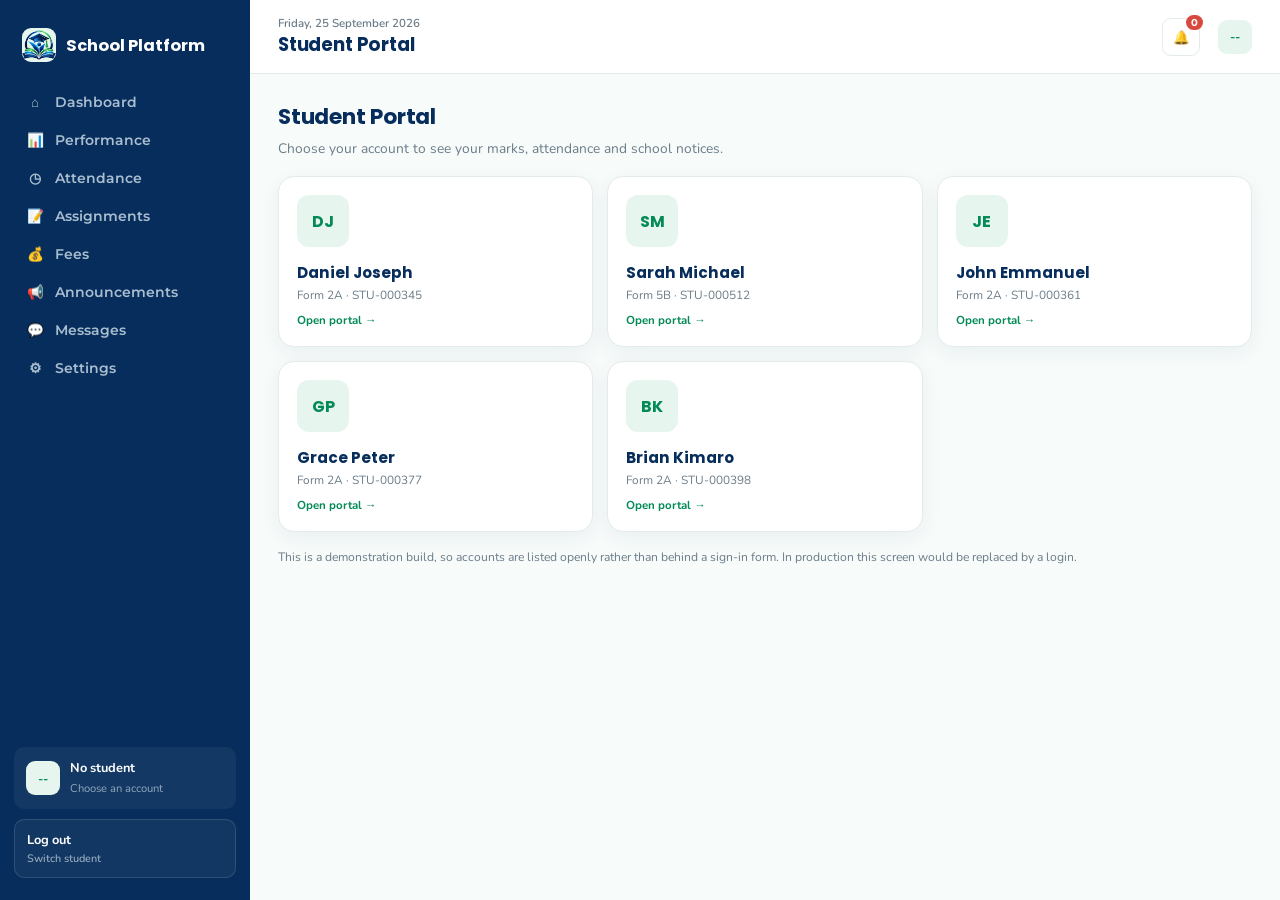
<file: Student Portal — School Platform.html>
<!DOCTYPE html>
<html lang="en">
<head>
<meta charset="UTF-8">
<meta name="viewport" content="width=device-width, initial-scale=1, viewport-fit=cover">
<title>Student Portal — School Platform</title>
<link rel="preconnect" href="https://fonts.googleapis.com">
<link rel="preconnect" href="https://fonts.gstatic.com" crossorigin>
<link href="https://fonts.googleapis.com/css2?family=Poppins:wght@600;700;800&family=Nunito:wght@400;500;600;700&family=Montserrat:wght@500;600;700&display=swap" rel="stylesheet">
<link rel="stylesheet" href="assets/css/site.css">
</head>
<body class="page-portal page-student">
<div class="app-shell" id="appShell">
  <div class="menu-overlay" onclick="closeSide()"></div>
  <aside class="sidebar">
    <div class="brand"><span class="brand-mark"><img src="assets/img/logo.webp" alt=""></span>School Platform</div>
    <nav class="side-nav">
      <button class="nav-item active" data-view="dashboard" onclick="showView('dashboard',this)"><span class="nav-icon">⌂</span>Dashboard</button>
      <button class="nav-item" data-view="performance" onclick="showView('performance',this)"><span class="nav-icon">📊</span>Performance</button>
      <button class="nav-item" data-view="attendance" onclick="showView('attendance',this)"><span class="nav-icon">◷</span>Attendance</button>
      <button class="nav-item" data-view="assignments" onclick="showView('assignments',this)"><span class="nav-icon">📝</span>Assignments</button>
      <button class="nav-item" data-view="fees" onclick="showView('fees',this)"><span class="nav-icon">💰</span>Fees</button>
      <button class="nav-item" data-view="announcements" onclick="showView('announcements',this)"><span class="nav-icon">📢</span>Announcements</button>
      <button class="nav-item" data-view="messages" onclick="showView('messages',this)"><span class="nav-icon">💬</span>Messages</button>
      <button class="nav-item" data-view="settings" onclick="showView('settings',this)"><span class="nav-icon">⚙</span>Settings</button>
    </nav>
    <div class="sidebar-foot">
      <div class="avatar" id="sideAvatar">--</div>
      <div><strong id="sideName">No student</strong><span id="sideMeta">Choose an account</span></div>
    </div>
    <button class="logout" id="logoutBtn" onclick="logout()"><span aria-hidden="true">⏻</span>Log out<span class="logout-sub">Switch student</span></button>
  </aside>

  <main class="main-area">
    <header class="topbar">
      <button class="icon-btn mobile-toggle" onclick="openSide()" aria-label="Open menu">☰</button>
      <div>
        <div class="eyebrow" id="topEyebrow">Friday, 25 September 2026</div>
        <h1 id="topTitle">Student Portal</h1>
      </div>
      <div class="topbar-spacer"></div>
      <button class="icon-btn" onclick="showToast('No new notifications.')" aria-label="Notifications">🔔<b id="notifCount">0</b></button>
      <div class="avatar" id="topAvatar">--</div>
    </header>

    <section class="page-content">

      <!-- PICK -->
      <div class="view active" id="view-pick">
        <div class="pick-head">
          <h2>Student Portal</h2>
          <p>Choose your account to see your marks, attendance and school notices.</p>
        </div>
        <div class="stu-grid" id="stuGrid"></div>
        <p class="pick-note">This is a demonstration build, so accounts are listed openly rather than behind a sign-in form. In production this screen would be replaced by a login.</p>
      </div>

      <!-- DASHBOARD -->
      <div class="view" id="view-dashboard">
        <p style="color:var(--muted); margin-bottom:20px;">Here's where you stand this term.</p>

        <div class="panel card">
          <div class="child-head">
            <div class="avatar-lg" id="dAvatar">--</div>
            <div class="ch-meta">
              <h2 id="dName">&nbsp;</h2>
              <p id="dMeta">&nbsp;</p>
            </div>
            <button class="btn btn-outline" onclick="showView('performance')">View Performance</button>
          </div>
        </div>

        <div class="kpi-grid" style="margin-top:16px;">
          <div class="kpi-card card"><span class="label">Term Attendance</span><strong id="kAtt">--</strong><span class="sub" id="kAttSub">&nbsp;</span></div>
          <div class="kpi-card card"><span class="label">Average</span><strong id="kAvg">--</strong><span class="sub" id="kAvgSub">&nbsp;</span></div>
          <div class="kpi-card card"><span class="label">Assignments</span><strong id="kAsg">--</strong><span class="sub" id="kAsgSub">&nbsp;</span></div>
          <div class="kpi-card card"><span class="label">Fees</span><strong id="kFees">--</strong><span class="sub" id="kFeesSub">&nbsp;</span></div>
        </div>

        <div class="section-title">SUBJECT PERFORMANCE</div>
        <div class="panel card">
          <div id="perfList"></div>
        </div>

        <div class="section-title">ATTENDANCE</div>
        <div class="panel card">
          <div class="att-split">
            <div>
              <span class="att-split-lab">Term to date</span>
              <b id="dTermAtt">--</b>
              <span class="att-split-sub">Whole academic term</span>
            </div>
            <div>
              <span class="att-split-lab">September 2026</span>
              <b id="dSeptPct">--</b>
              <span class="att-split-sub" id="dSeptSub">From your daily register</span>
            </div>
          </div>
          <div class="attendance-summary">
            <div><strong id="attPresent">--</strong><span>Present</span></div>
            <div><strong id="attAbsent">--</strong><span>Absent</span></div>
            <div><strong id="attLate">--</strong><span>Late</span></div>
          </div>
          <div class="save-row">
            <button class="btn btn-outline" onclick="showView('attendance')">View Attendance</button>
          </div>
        </div>
      </div>

      <!-- PERFORMANCE -->
      <div class="view" id="view-performance">
        <h2 style="margin-bottom:4px;">Academic Performance</h2>
        <p style="color:var(--muted); margin-bottom:18px;" id="perfWho">&nbsp;</p>

        <div class="panel card">
          <div class="hero-metric">
            <b id="overallAvg">--</b>
            <span>Overall Average</span>
            <span class="trend-up" id="overallTrend">&nbsp;</span>
          </div>
        </div>

        <div class="section-title">SUBJECT PERFORMANCE</div>
        <div class="panel card">
          <div id="perfBars"></div>
          <p style="font-size:.74rem;color:var(--muted);margin-top:14px;padding-top:12px;border-top:1px solid var(--line);" id="subjectNote">&nbsp;</p>
        </div>

        <div class="section-title">EXAM BREAKDOWN</div>
        <div class="panel card">
          <div class="table-wrap">
            <table>
              <thead><tr><th>Subject</th><th>CAT 1</th><th>CAT 2</th><th>Exam</th><th>Average</th><th>Grade</th></tr></thead>
              <tbody id="examRows"></tbody>
            </table>
          </div>
        </div>
      </div>

      <!-- ATTENDANCE -->
      <div class="view" id="view-attendance">
        <h2 style="margin-bottom:4px;">Attendance</h2>
        <p style="color:var(--muted); margin-bottom:18px;" id="attWho">&nbsp;</p>

        <div class="panel card">
          <div class="att-split">
            <div>
              <span class="att-split-lab">Term to date</span>
              <b id="attTermPct">--</b>
              <span class="att-split-sub">Whole academic term</span>
            </div>
            <div>
              <span class="att-split-lab">September 2026</span>
              <b id="attSeptPct">--</b>
              <span class="att-split-sub" id="attSeptSub">Derived from the daily register</span>
            </div>
          </div>
          <p class="att-note">Term to date and the September register are separate windows and are labelled as such.</p>
          <div class="attendance-summary" style="border-top:0;padding-top:6px;margin-top:0;">
            <div><strong id="attPresent2">--</strong><span>Present</span></div>
            <div><strong id="attAbsent2">--</strong><span>Absent</span></div>
            <div><strong id="attLate2">--</strong><span>Late</span></div>
          </div>
        </div>

        <div class="section-title" style="display:flex;justify-content:space-between;align-items:center;">
          <span>DAILY RECORD</span>
          <span style="font-weight:600;letter-spacing:0;text-transform:none;">September 2026</span>
        </div>
        <div class="panel card">
          <div class="month-grid" id="monthGrid"></div>
          <div style="display:flex;gap:16px;flex-wrap:wrap;margin-top:16px;font-size:.74rem;font-weight:600;color:var(--muted);">
            <span><span class="day p" style="display:inline-grid;width:16px;height:16px;aspect-ratio:auto;vertical-align:-4px;margin-right:5px;border-radius:4px;"></span>Present</span>
            <span><span class="day a" style="display:inline-grid;width:16px;height:16px;aspect-ratio:auto;vertical-align:-4px;margin-right:5px;border-radius:4px;"></span>Absent</span>
            <span><span class="day l" style="display:inline-grid;width:16px;height:16px;aspect-ratio:auto;vertical-align:-4px;margin-right:5px;border-radius:4px;"></span>Late</span>
          </div>
          <div class="save-row">
            <button class="btn btn-outline" onclick="showView('record')">View Full Record</button>
          </div>
        </div>
      </div>

      <!-- RECORD -->
      <div class="view" id="view-record">
        <button type="button" class="back-btn" onclick="showView('attendance')">&#8592; Back to attendance</button>
        <h2 style="margin-bottom:4px;">Full Attendance Record</h2>
        <p style="color:var(--muted); margin-bottom:18px;" id="recWho">&nbsp;</p>

        <div class="panel card">
          <div class="attendance-summary" style="border-top:0;padding-top:0;margin-top:0;">
            <div><strong id="recPresent">--</strong><span>Present</span></div>
            <div><strong id="recAbsent">--</strong><span>Absent</span></div>
            <div><strong id="recLate">--</strong><span>Late</span></div>
          </div>
          <div class="hero-metric" style="padding-top:14px;">
            <b id="recPct">--</b>
            <span id="recPctSub">September attendance rate</span>
          </div>
        </div>

        <div class="section-title">DAILY DETAIL</div>
        <div class="panel card">
          <div class="rec-wrap">
            <table class="rec-table">
              <thead><tr><th>Date</th><th>Day</th><th>Status</th></tr></thead>
              <tbody id="recRows"></tbody>
            </table>
          </div>
        </div>
      </div>

      <!-- ASSIGNMENTS -->
      <div class="view" id="view-assignments">
        <h2 style="margin-bottom:4px;">Assignments</h2>
        <p style="color:var(--muted); margin-bottom:18px;" id="asgWho">&nbsp;</p>

        <div class="panel card">
          <div class="hero-metric">
            <b id="asgTotal">--</b>
            <span>Assigned this term</span>
            <span class="trend-up" id="asgState">&nbsp;</span>
          </div>
        </div>

        <div class="kpi-grid" style="margin-top:16px;">
          <div class="kpi-card card"><span class="label">Submitted</span><strong id="asgDone">--</strong><span class="sub" id="asgDoneSub">Marked by your teacher</span></div>
          <div class="kpi-card card"><span class="label">Pending</span><strong id="asgPending">--</strong><span class="sub" id="asgPendingSub">Not yet handed in</span></div>
        </div>

        <div class="panel card" style="margin-top:16px;">
          <p class="asg-note">Individual assignment briefs and the marks awarded are issued by your class teacher and appear here once published. This build tracks the totals only.</p>
        </div>
      </div>

      <!-- FEES -->
      <div class="view" id="view-fees">
        <h2 style="margin-bottom:4px;">Fees</h2>
        <p style="color:var(--muted); margin-bottom:18px;" id="feeWho">&nbsp;</p>

        <div class="section-title">FEES SUMMARY</div>
        <div class="panel card">
          <div class="fee-grid">
            <div class="fee-tile"><span>Total Required</span><b id="feeTotal">&nbsp;</b></div>
            <div class="fee-tile"><span>Paid</span><b id="feePaid">&nbsp;</b></div>
            <div class="fee-tile due"><span>Outstanding</span><b id="feeDue">&nbsp;</b></div>
          </div>
          <div class="meter"><div class="meter-fill" id="feeMeter" style="width:0%;"></div></div>
          <div class="meter-cap"><span id="feeCapL">&nbsp;</span><span id="feeCapR">&nbsp;</span></div>
        </div>

        <div class="section-title">PAYMENT HISTORY</div>
        <div class="panel card">
          <div id="feeHistory"></div>
        </div>

        <div class="panel card" style="margin-top:16px;">
          <p class="fee-note" id="feeNote">&nbsp;</p>
        </div>
      </div>

      <!-- ANNOUNCEMENTS -->
      <div class="view" id="view-announcements">
        <h2 style="margin-bottom:4px;">Announcements</h2>
        <p style="color:var(--muted); margin-bottom:18px;">Notices from the school, your academic team and the finance office.</p>
        <div class="panel card">
          <div id="annList"></div>
        </div>
      </div>

      <!-- MESSAGES -->
      <div class="view" id="view-messages">
        <div id="msgListPane">
          <h2 style="margin-bottom:4px;">Messages</h2>
          <p style="color:var(--muted); margin-bottom:18px;" id="msgWho">&nbsp;</p>
          <div class="panel card" id="msgListPanel"></div>
        </div>
        <div id="msgThreadPane" hidden>
          <button type="button" class="back-btn" onclick="closeThread()">&#8592; Back to messages</button>
          <div class="panel card">
            <div class="thread-head" id="threadHead"></div>
            <div class="thread-log" id="threadLog"></div>
            <div class="thread-reply">
              <input id="replyInput" type="text" placeholder="Write a reply&hellip;" aria-label="Write a reply" onkeydown="if(event.key==='Enter')sendReply()">
              <button class="btn btn-primary" onclick="sendReply()">Send</button>
            </div>
          </div>
        </div>
      </div>

      <!-- SETTINGS -->
      <div class="view" id="view-settings">
        <h2 style="margin-bottom:4px;">Settings</h2>
        <p style="color:var(--muted); margin-bottom:18px;">Your notification preferences and account details.</p>

        <div class="section-title">NOTIFICATIONS</div>
        <div class="panel card">
          <div class="switch-list" id="switchList"></div>
        </div>

        <div class="section-title">PROFILE</div>
        <div class="panel card">
          <div class="profile-list" id="profileList"></div>
        </div>

        <div class="section-title">SESSION</div>
        <div class="panel card">
          <p class="asg-note">Signing out returns you to the account list. This build keeps no session, so nothing is stored between visits.</p>
          <div class="save-row">
            <button class="btn btn-outline" onclick="logout()">Log out &#183; Switch student</button>
          </div>
        </div>
      </div>

    </section>
  </main>

  <nav class="bottom-nav">
    <button class="bn-item active" data-view="dashboard" onclick="showView('dashboard',this,true)"><span class="bn-icon">⌂</span>Home</button>
    <button class="bn-item" data-view="performance" onclick="showView('performance',this,true)"><span class="bn-icon">📊</span>Grades</button>
    <button class="bn-item" data-view="fees" onclick="showView('fees',this,true)"><span class="bn-icon">💰</span>Fees</button>
    <button class="bn-item" data-more onclick="openMore()"><span class="bn-icon">⋯</span>More</button>
  </nav>
</div>

<div class="sheet" id="moreSheet" role="dialog" aria-modal="true" aria-labelledby="moreTitle" aria-hidden="true">
  <div class="sheet-backdrop" onclick="closeMore()"></div>
  <div class="sheet-card">
    <div class="sheet-grip"></div>
    <div class="sheet-head">
      <h3 id="moreTitle">More</h3>
      <button class="modal-close" onclick="closeMore()" aria-label="Close menu">✕</button>
    </div>
    <div id="moreItems"></div>
  </div>
</div>

<div class="toast" id="toast"></div>

<script>
  /* Prototype data. Five students share this build, so every figure is
     per-student and the whole portal re-renders on selection.

     Two rules hold throughout, and both are asserted in student.ps1:
       - the September rate is derived from the daily register, never
         copied from the term figure, so the two windows cannot disagree;
       - each subject's CAT 1, CAT 2 and exam average exactly to the
         mark shown for that subject. */
  const STUDENTS = {
    daniel: {
      name:'Daniel Joseph', form:'Form 2A', id:'STU-000345', initials:'DJ',
      classTeacher:'Mr. James Okello',
      termAtt:94, attSub:'+2% this term',
      average:78, avgSub:'This term',
      assignments:3, pending:2,
      trend:'↑ 4.2% this term',
      subjectNote:'Showing 5 of 10 subjects',
      attMonth:'September 2026',
      attPresent:18, attAbsent:1, attLate:2,
      subjects:[
        {name:'Mathematics', mark:82, cat1:80, cat2:84, exam:82},
        {name:'Biology',     mark:81, cat1:80, cat2:82, exam:81},
        {name:'English',     mark:76, cat1:74, cat2:78, exam:76},
        {name:'Physics',     mark:73, cat1:71, cat2:75, exam:73},
        {name:'Chemistry',   mark:68, cat1:66, cat2:70, exam:68}
      ],
      fees:{
        year:'Academic Year 2026', total:1200000, paid:800000, due:400000,
        history:[
          {date:'25 Sept 2026', label:'School Fees', amount:400000},
          {date:'03 Aug 2026',  label:'School Fees', amount:400000}
        ]
      }
    },
    sarah: {
      name:'Sarah Michael', form:'Form 5B', id:'STU-000512', initials:'SM',
      classTeacher:'Ms. Rehema Mushi',
      termAtt:89, attSub:'-1% this term',
      average:74, avgSub:'This term',
      assignments:5, pending:1,
      trend:'↑ 2.1% this term',
      subjectNote:'Showing 5 of 10 subjects',
      attMonth:'September 2026',
      attPresent:16, attAbsent:2, attLate:2,
      subjects:[
        {name:'Biology',     mark:81, cat1:80, cat2:82, exam:81},
        {name:'English',     mark:76, cat1:74, cat2:78, exam:76},
        {name:'Mathematics', mark:72, cat1:70, cat2:73, exam:73},
        {name:'Civics',      mark:71, cat1:69, cat2:73, exam:71},
        {name:'History',     mark:68, cat1:66, cat2:70, exam:68}
      ],
      fees:{
        year:'Academic Year 2026', total:1500000, paid:1500000, due:0,
        history:[
          {date:'12 Sept 2026', label:'School Fees', amount:500000},
          {date:'05 Aug 2026',  label:'School Fees', amount:500000},
          {date:'14 Jul 2026',  label:'School Fees', amount:500000}
        ]
      }
    },
    john: {
      name:'John Emmanuel', form:'Form 2A', id:'STU-000361', initials:'JE',
      classTeacher:'Mr. James Okello',
      termAtt:89, attSub:'+1% this term',
      average:64, avgSub:'This term',
      assignments:4, pending:3,
      trend:'↑ 1.4% this term',
      subjectNote:'Showing 5 of 10 subjects',
      attMonth:'September 2026',
      attPresent:17, attAbsent:2, attLate:1,
      subjects:[
        {name:'Mathematics', mark:68, cat1:66, cat2:70, exam:68},
        {name:'English',     mark:61, cat1:59, cat2:63, exam:61},
        {name:'Science',     mark:63, cat1:61, cat2:65, exam:63},
        {name:'Civics',      mark:65, cat1:63, cat2:67, exam:65},
        {name:'History',     mark:63, cat1:61, cat2:65, exam:63}
      ],
      fees:{
        year:'Academic Year 2026', total:1100000, paid:1100000, due:0,
        history:[
          {date:'12 Sept 2026', label:'School Fees', amount:550000},
          {date:'05 Aug 2026',  label:'School Fees', amount:550000}
        ]
      }
    },
    grace: {
      name:'Grace Peter', form:'Form 2A', id:'STU-000377', initials:'GP',
      classTeacher:'Mr. James Okello',
      termAtt:100, attSub:'Steady this term',
      average:87, avgSub:'This term',
      assignments:2, pending:0,
      trend:'↑ 5.6% this term',
      subjectNote:'Showing 5 of 10 subjects',
      attMonth:'September 2026',
      attPresent:20, attAbsent:0, attLate:1,
      subjects:[
        {name:'Mathematics', mark:91, cat1:89, cat2:93, exam:91},
        {name:'English',     mark:88, cat1:86, cat2:90, exam:88},
        {name:'Science',     mark:86, cat1:84, cat2:88, exam:86},
        {name:'Civics',      mark:85, cat1:83, cat2:87, exam:85},
        {name:'History',     mark:85, cat1:84, cat2:86, exam:85}
      ],
      fees:{
        year:'Academic Year 2026', total:1300000, paid:650000, due:650000,
        history:[
          {date:'18 Aug 2026', label:'School Fees', amount:650000}
        ]
      }
    },
    brian: {
      name:'Brian Kimaro', form:'Form 2A', id:'STU-000398', initials:'BK',
      classTeacher:'Mr. James Okello',
      termAtt:92, attSub:'-2% this term',
      average:71, avgSub:'This term',
      assignments:5, pending:4,
      trend:'↓ 0.8% this term',
      subjectNote:'Showing 5 of 10 subjects',
      attMonth:'September 2026',
      attPresent:18, attAbsent:1, attLate:2,
      subjects:[
        {name:'Mathematics', mark:74, cat1:72, cat2:76, exam:74},
        {name:'English',     mark:71, cat1:69, cat2:73, exam:71},
        {name:'Science',     mark:69, cat1:67, cat2:71, exam:69},
        {name:'Civics',      mark:70, cat1:68, cat2:72, exam:70},
        {name:'History',     mark:71, cat1:70, cat2:72, exam:71}
      ],
      fees:{
        year:'Academic Year 2026', total:1150000, paid:500000, due:650000,
        history:[
          {date:'22 Aug 2026', label:'School Fees', amount:500000}
        ]
      }
    }
  };

  /* September 2026's school days, derived rather than listed, so the
     September rate below can never be computed against a stale number. */
  const SCHOOL_DAYS = (function(){
    const rows = [];
    for(let d=1; d<=30; d++){
      const dow = new Date(2026, 8, d).getDay();
      if(dow === 0 || dow === 6) continue;
      rows.push(d);
    }
    return rows;
  })();

  let activeStudent = '';
  /* Separate from activeStudent on purpose: a fresh page load has
     activeStudent === '' but has still never rendered anyone, so
     comparing against it alone would skip the first paint. */
  let studentRendered = false;
  let moreTrigger = null;
  let openThreadId = '';

  function studentKeys(){ return Object.keys(STUDENTS); }

  const PRIMARY_VIEWS = ['dashboard','performance','fees'];

  const MORE_ITEMS = [
    { view:'attendance',    ico:'◷', title:'Attendance',    sub:'Term figure and September register' },
    { view:'assignments',   ico:'📝', title:'Assignments',   sub:'What is set and what is due' },
    { view:'announcements', ico:'📢', title:'Announcements', sub:'Notices from the school' },
    { view:'messages',      ico:'💬', title:'Messages',      sub:'Conversations with your teachers' },
    { view:'settings',      ico:'⚙', title:'Settings',      sub:'Notifications and your profile' }
  ];

  const ANNOUNCEMENTS = [
    { cat:'School Announcement', dot:'blue',   title:'Annual Sports Day',              date:'25 Sept 2026' },
    { cat:'Academic',            dot:'green',  title:'Mathematics results published',  date:'24 Sept 2026' },
    { cat:'Finance',             dot:'orange', title:'Fee balance reminder',          date:'22 Sept 2026' }
  ];

  /* {me} is substituted at render time, so a thread never names the
     wrong student when the picker is used. */
  const THREADS = {
    'thread-1': {
      from:'School Administration', initials:'SA', time:'2h',
      topic:'Revised reporting day schedule',
      preview:'Please note the revised reporting day schedule…',
      body:[
        {them:true, text:'Please note the revised reporting day schedule. Reports for {me} will now be issued on Friday 2 October 2026 rather than Wednesday 30 September.', time:'09:14'},
        {them:true, text:'The change applies to all forms. Printed copies can be collected from the front office during the week; the portal copy stays available afterwards.', time:'09:15'}
      ]
    },
    'thread-2': {
      from:'Mathematics Teacher', initials:'MT', time:'1d',
      topic:'Feedback on the quadratic equations assignment',
      preview:'Your working on the quadratic equations assignment was…',
      body:[
        {them:true, text:'Your working on the quadratic equations assignment was accurate throughout. You set out each step clearly, which made it easy to follow.', time:'Yesterday, 14:02'},
        {them:true, text:'I have marked it and returned feedback. Try the extension questions before Friday if you have time.', time:'Yesterday, 16:40'},
        {them:false, text:'Thank you. I will attempt the extension questions tonight.', time:'Yesterday, 18:05'}
      ]
    },
    'thread-3': {
      from:'Class Teacher', initials:'CT', time:'3d',
      topic:'Class schedule moved to Room 12',
      preview:'This week’s schedule has moved to Room 12 for the science…',
      body:[
        {them:true, text:'This week’s schedule has moved to Room 12 for the science practical. Please report to the east block at the usual time.', time:'3 days ago, 11:20'},
        {them:true, text:'Lab coats are required for the afternoon double period.', time:'3 days ago, 11:22'}
      ]
    }
  };

  /* Replies live in memory only - there is no backend, so they are
     intentionally lost on refresh rather than pretended to be saved. */
  const REPLIES = { 'thread-1':[], 'thread-2':[], 'thread-3':[] };

  const NOTIFY = {
    daniel:{ attendance:true,  results:true,  assignments:true,  messages:false },
    sarah: { attendance:true,  results:true,  assignments:false, messages:true  },
    john:  { attendance:false, results:true,  assignments:true,  messages:false },
    grace: { attendance:true,  results:true,  assignments:true,  messages:true  },
    brian: { attendance:true,  results:false, assignments:true,  messages:true  }
  };
  const NOTIFY_LABELS = {
    attendance:  { t:'Attendance reminders', s:'A note each morning if you were marked absent' },
    results:     { t:'Results and reports',   s:'New marks, grades and exam results' },
    assignments: { t:'Assignment reminders',  s:'A nudge before something is due' },
    messages:    { t:'Messages from staff',   s:'Replies to anything you send' }
  };

  function gradeFor(mark){
    if(mark>=90) return 'A+';
    if(mark>=80) return 'A';
    if(mark>=75) return 'B+';
    if(mark>=65) return 'B';
    if(mark>=50) return 'C';
    return 'F';
  }
  function tzs(n){ return 'TZS ' + n.toLocaleString('en-US'); }
  function setText(id, val){ const el=document.getElementById(id); if(el) el.textContent=val; }
  function firstName(n){ return n.split(' ')[0]; }

  /* The direction is read off the arrow rather than set separately, so a
     slipping student cannot be painted with the shared green "up" style
     by omission. */
  function setTrend(id, text){
    const el = document.getElementById(id);
    if(!el) return;
    el.textContent = text;
    el.className = /^\u2191/.test(text) ? 'trend-up' : 'trend-down';
  }

  /* Fees percentage is always derived, so the dashboard card and the
     fees meter can never show two different numbers. */
  function paidPct(s){ return s.fees.total ? Math.round(s.fees.paid / s.fees.total * 100) : 0; }
  function feeSub(s){ return s.fees.due > 0 ? tzs(s.fees.due) + ' due' : 'Fully paid'; }

  /* The September rate comes from the register; the term rate is a
     separate figure. Conflating them is the mistake this guards against.

     The denominator is the number of days actually marked, NOT the number
     of school days in the calendar. The register is only part-way through
     the month, so dividing by the full calendar would quietly penalise the
     student for days nobody has recorded yet, and the figure would not
     match the register a student can see. Days with no entry are shown as
     "Not marked" in the record rather than being assumed present. */
  function markedDays(s){ return s.attPresent + s.attAbsent + s.attLate; }
  function septemberPct(s){
    const marked = markedDays(s);
    return marked ? Math.round(s.attPresent / marked * 100) : 0;
  }
  function septemberSub(s){
    return markedDays(s) + ' of ' + SCHOOL_DAYS.length + ' school days marked';
  }

  /* Submitted count and the "N pending" label are both derived from the
     two stored numbers, so the assignments view cannot contradict the
     dashboard card. */
  function submitted(s){ return Math.max(0, s.assignments - s.pending); }
  function asgSub(s){ return s.pending > 0 ? s.pending + ' pending' : 'All submitted'; }

  function statusPattern(present, late, absent){
    return 'p'.repeat(present) + 'l'.repeat(late) + 'a'.repeat(absent);
  }

  /* Distributes status letters across September 2026's weekdays, so the
     grid is always generated from the same numbers it displays. */
  function buildMonth(statuses){
    const marks = {};
    let i = 0;
    for(let d=1; d<=30; d++){
      const dow = new Date(2026, 8, d).getDay();
      if(dow===0 || dow===6) continue;
      if(i < statuses.length) marks[d] = statuses[i++];
    }
    let html = '';
    ['S','M','T','W','T','F','S'].forEach(function(d){
      html += '<div class="dow">' + d + '</div>';
    });
    const first = new Date(2026, 8, 1).getDay();
    for(let k=0; k<first; k++) html += '<div class="day w"></div>';
    for(let d=1; d<=30; d++){
      const dow = new Date(2026, 8, d).getDay();
      const weekend = (dow===0 || dow===6);
      const st = weekend ? 'w' : (marks[d] || '');
      html += '<div class="day' + (st ? ' ' + st : '') + '">' + (weekend ? '' : d) + '</div>';
    }
    return html;
  }

  function studentCard(key){
    const s = STUDENTS[key];
    const on = key === activeStudent;
    return '<button type="button" class="stu-card' + (on ? ' selected' : '') + '" data-student="' + key + '"' +
             ' aria-pressed="' + on + '" onclick="pickStudent(\'' + key + '\')">' +
             '<span class="avatar-lg">' + s.initials + '</span>' +
             '<span class="stu-body">' +
               '<span class="stu-name">' + s.name + '</span>' +
               '<span class="stu-form">' + s.form + ' · ' + s.id + '</span>' +
               '<span class="stu-action">' + (on ? '● Signed in' : 'Open portal →') + '</span>' +
             '</span>' +
           '</button>';
  }

  function renderPick(){
    document.getElementById('stuGrid').innerHTML =
      studentKeys().map(function(k){ return studentCard(k); }).join('');
  }

  function renderStudent(key){
    const s = STUDENTS[key];
    activeStudent = key;

    /* shell identity */
    setText('sideAvatar', s.initials);
    setText('sideName', s.name);
    setText('sideMeta', s.form);
    setText('topAvatar', s.initials);
    setText('topTitle', 'Good morning, ' + firstName(s.name) + ' 👋');
    setText('notifCount', s.pending);

    /* dashboard header */
    setText('dAvatar', s.initials);
    setText('dName', s.name);
    setText('dMeta', s.form + ' · Student ID: ' + s.id + ' · ' + s.classTeacher);
    setText('perfWho', s.name + ' · ' + s.form);
    setText('attWho', s.name + ' · ' + s.form);
    setText('asgWho', s.name + ' · ' + s.assignments + ' assigned this term');
    setText('feeWho', s.name + ' · ' + s.fees.year);
    setText('recWho', s.name + ' · ' + s.attMonth);

    /* stat cards */
    setText('kAtt', s.termAtt + '%');
    setText('kAttSub', s.attSub);
    setText('kAvg', s.average + '%');
    setText('kAvgSub', s.avgSub);
    setText('kAsg', s.assignments);
    setText('kAsgSub', asgSub(s));
    setText('kFees', paidPct(s) + '%');
    setText('kFeesSub', feeSub(s));

    /* the two attendance windows, always both shown */
    setText('dTermAtt', s.termAtt + '%');
    setText('dSeptPct', septemberPct(s) + '%');
    setText('attTermPct', s.termAtt + '%');
    setText('attSeptPct', septemberPct(s) + '%');
    setText('dSeptSub', septemberSub(s));
    setText('attSeptSub', septemberSub(s));

    /* condensed subject list on the dashboard — top four subjects */
    document.getElementById('perfList').innerHTML = s.subjects.slice(0, 4).map(function(x){
      return '<div class="perf-row">' +
               '<span class="perf-name">' + x.name + '</span>' +
               '<span class="perf-bar"><span class="perf-fill" style="display:block;width:' + x.mark + '%"></span></span>' +
               '<span class="perf-val">' + x.mark + '%</span>' +
               '<span class="grade-pill">' + gradeFor(x.mark) + '</span>' +
             '</div>';
    }).join('');

    /* performance view */
    setText('overallAvg', s.average + '%');
    setTrend('overallTrend', s.trend);
    setText('subjectNote', s.subjectNote + ' · overall average covers all subjects');
    document.getElementById('perfBars').innerHTML = s.subjects.map(function(x){
      return '<div class="perf-row">' +
               '<span class="perf-name">' + x.name + '</span>' +
               '<span class="perf-bar"><span class="perf-fill" style="display:block;width:' + x.mark + '%"></span></span>' +
               '<span class="perf-val">' + x.mark + '%</span>' +
               '<span class="grade-pill">' + gradeFor(x.mark) + '</span>' +
             '</div>';
    }).join('');
    document.getElementById('examRows').innerHTML = s.subjects.map(function(x, i){
      return '<tr><td>' + (i+1 < 10 ? '0' : '') + (i+1) + '</td><td style="font-weight:600;color:var(--navy);">' + x.name + '</td>' +
             '<td>' + x.cat1 + '</td><td>' + x.cat2 + '</td><td>' + x.exam + '</td>' +
             '<td style="font-weight:700;color:var(--navy);">' + x.mark + '%</td>' +
             '<td><span class="grade-pill">' + gradeFor(x.mark) + '</span></td></tr>';
    }).join('');

    /* attendance */
    setText('attPresent', s.attPresent);
    setText('attAbsent', s.attAbsent);
    setText('attLate', s.attLate);
    setText('attPresent2', s.attPresent);
    setText('attAbsent2', s.attAbsent);
    setText('attLate2', s.attLate);
    document.getElementById('monthGrid').innerHTML = buildMonth(statusPattern(s.attPresent, s.attLate, s.attAbsent));

    /* assignments */
    setText('asgTotal', s.assignments);
    setText('asgDone', submitted(s));
    setText('asgPending', s.pending);
    /* Pending work is the one case here that wants attention rather than
       celebration, so the same two classes stand in for the two states. */
    setTrend('asgState', s.pending > 0 ? s.pending + ' pending' : '\u2713 All submitted');

    /* fees */
    const f = s.fees;
    const pct = paidPct(s);
    setText('feeTotal', tzs(f.total));
    setText('feePaid', tzs(f.paid));
    setText('feeDue', tzs(f.due));
    document.getElementById('feeMeter').style.width = pct + '%';
    setText('feeCapL', tzs(f.paid) + ' paid');
    setText('feeCapR', pct + '% Paid');
    document.getElementById('feeHistory').innerHTML = f.history.map(function(h){
      return '<div class="pay-row">' +
               '<span class="pay-date">' + h.date + '</span>' +
               '<span class="pay-label">' + h.label + '</span>' +
               '<span class="pay-amt">' + tzs(h.amount) + '</span>' +
               '<span class="grade-pill">✓ Paid</span>' +
             '</div>';
    }).join('');
    /* A student cannot pay from here, so the balance is stated rather
       than offered as an action. */
    setText('feeNote', f.due > 0
      ? tzs(f.due) + ' is still outstanding for ' + f.year + '. Payments are made by a parent or guardian, or at the finance office.'
      : '✓ Fees are fully paid for ' + f.year + '. Nothing is outstanding.');
  }

  /* ---- Full attendance record ----
     Built from the same statusPattern() the month grid consumes, so the
     detailed rows and the summary above them cannot drift apart. A school
     day with no letter left over is reported as "Not marked" rather than
     being counted as present, which is what makes the row count honest. */
  function recordRows(s){
    const statuses = statusPattern(s.attPresent, s.attLate, s.attAbsent);
    const dows = ['Sunday','Monday','Tuesday','Wednesday','Thursday','Friday','Saturday'];
    const rows = [];
    let i = 0;
    for(let d=1; d<=30; d++){
      const dow = new Date(2026, 8, d).getDay();
      if(dow === 0 || dow === 6) continue;
      rows.push({ day:d, dow:dows[dow], st:(i < statuses.length ? statuses[i++] : '') });
    }
    return rows;
  }
  function renderRecord(){
    const s = STUDENTS[activeStudent];
    setText('recPresent', s.attPresent);
    setText('recAbsent', s.attAbsent);
    setText('recLate', s.attLate);
    setText('recPct', septemberPct(s) + '%');
    setText('recPctSub', septemberSub(s));
    document.getElementById('recRows').innerHTML = recordRows(s).map(function(r){
      const label = r.st === 'p' ? 'Present' : r.st === 'a' ? 'Absent' : r.st === 'l' ? 'Late' : 'Not marked';
      return '<tr>' +
               '<td class="rec-day">' + (r.day < 10 ? '0' : '') + r.day + ' Sep</td>' +
               '<td class="rec-dow">' + r.dow + '</td>' +
               '<td><span class="tag ' + (r.st || 'x') + '">' + label + '</span></td>' +
             '</tr>';
    }).join('');
  }

  /* ---- Settings ---- */
  function renderSettings(){
    const s = STUDENTS[activeStudent];
    const prefs = NOTIFY[activeStudent];
    document.getElementById('switchList').innerHTML = Object.keys(NOTIFY_LABELS).map(function(key){
      const lab = NOTIFY_LABELS[key];
      const on = prefs[key];
      const lid = 'sw-' + key;
      return '<div class="switch-row">' +
               '<span class="switch-txt" id="' + lid + '"><b>' + lab.t + '</b><span>' + lab.s + '</span></span>' +
               '<button type="button" class="switch" role="switch" aria-checked="' + on + '"' +
                 ' aria-labelledby="' + lid + '" onclick="toggleNotify(\'' + key + '\',this)"></button>' +
             '</div>';
    }).join('');
    document.getElementById('profileList').innerHTML = [
      ['Student', s.name],
      ['Class', s.form],
      ['Student ID', s.id],
      ['Class Teacher', s.classTeacher],
      ['Students enrolled', studentKeys().length]
    ].map(function(r){
      return '<div class="prof-row"><span>' + r[0] + '</span><b>' + r[1] + '</b></div>';
    }).join('');
  }
  /* Updates the control in place rather than re-rendering the list, so the
     switch that was just pressed keeps keyboard focus. */
  function toggleNotify(key, btn){
    const next = !NOTIFY[activeStudent][key];
    NOTIFY[activeStudent][key] = next;
    btn.setAttribute('aria-checked', String(next));
    showToast(NOTIFY_LABELS[key].t + (next ? ' on' : ' off') + ' for ' + STUDENTS[activeStudent].name + '.');
  }

  /* ---- Announcements ---- */
  function renderAnnouncements(){
    document.getElementById('annList').innerHTML = ANNOUNCEMENTS.map(function(a){
      return '<div class="ann-item">' +
               '<span class="ann-dot ' + a.dot + '"></span>' +
               '<div>' +
                 '<div class="ann-cat">' + a.cat + '</div>' +
                 '<strong>' + a.title + '</strong>' +
                 '<div class="ann-date">' + a.date + '</div>' +
               '</div>' +
             '</div>';
    }).join('');
  }

  /* ---- Messages ---- */
  function fill(text, s){ return text.replace(/\{me\}/g, firstName(s.name)); }
  function renderMessages(sub){
    const s = STUDENTS[activeStudent];
    setText('msgWho', 'Conversations with your teachers and the school office.');
    const open = !!sub && Object.prototype.hasOwnProperty.call(THREADS, sub);
    document.getElementById('msgListPane').hidden = open;
    document.getElementById('msgThreadPane').hidden = !open;
    if(!open){
      openThreadId = '';
      document.getElementById('msgListPanel').innerHTML = Object.keys(THREADS).map(function(id){
        const t = THREADS[id];
        return '<button type="button" class="msg-item" onclick="openThread(\'' + id + '\')">' +
                 '<span class="avatar">' + t.initials + '</span>' +
                 '<span class="msg-body">' +
                   '<span class="msg-from">' + t.from + '</span>' +
                   '<span class="msg-text">' + t.preview + '</span>' +
                 '</span>' +
                 '<span class="msg-time">' + t.time + '</span>' +
               '</button>';
      }).join('');
      return;
    }
    openThreadId = sub;
    const t = THREADS[sub];
    document.getElementById('threadHead').innerHTML =
      '<span class="avatar">' + t.initials + '</span>' +
      '<span class="msg-body"><strong>' + t.from + '</strong><span>' + t.topic + ' · ' + s.name + '</span></span>';
    document.getElementById('replyInput').value = '';
    renderThread();
  }
  function renderThread(){
    if(!openThreadId) return;
    const s = STUDENTS[activeStudent];
    const all = THREADS[openThreadId].body.concat(REPLIES[openThreadId]);
    document.getElementById('threadLog').innerHTML = all.map(function(m){
      return '<div class="bubble ' + (m.them ? 'them' : 'me') + '">' + fill(m.text, s) +
             '<time>' + m.time + '</time></div>';
    }).join('');
  }
  function openThread(id){
    writeRoute('messages', activeStudent, id);
    paintView('messages');
    renderMessages(id);
    const log = document.getElementById('threadLog');
    log.scrollTop = log.scrollHeight;
  }
  function closeThread(){
    writeRoute('messages', activeStudent);
    paintView('messages');
    renderMessages('');
    const first = document.querySelector('#msgListPanel .msg-item');
    if(first) first.focus();
  }
  function sendReply(){
    const input = document.getElementById('replyInput');
    const text = input.value.trim();
    if(!openThreadId) return;
    if(!text){ showToast('Type a reply first.'); input.focus(); return; }
    REPLIES[openThreadId].push({ them:false, text:text, time:'Just now' });
    input.value = '';
    renderThread();
    const log = document.getElementById('threadLog');
    log.scrollTop = log.scrollHeight;
  }

  /* ---- More sheet ---- */
  function renderMore(){
    document.getElementById('moreItems').innerHTML = MORE_ITEMS.map(function(it){
      return '<button type="button" class="sheet-item" onclick="pickMore(\'' + it.view + '\')">' +
               '<span class="sheet-ico">' + it.ico + '</span>' +
               '<span class="sheet-item-txt"><b>' + it.title + '</b><span>' + it.sub + '</span></span>' +
             '</button>';
    }).join('');
  }
  function openMore(){
    const s = document.getElementById('moreSheet');
    if(s.classList.contains('open')) return;
    moreTrigger = document.querySelector('.bn-item[data-more]');
    s.classList.add('open');
    s.setAttribute('aria-hidden','false');
    const first = s.querySelector('.sheet-item');
    if(first) first.focus();
  }
  function closeMore(){
    const s = document.getElementById('moreSheet');
    if(!s.classList.contains('open')) return;
    s.classList.remove('open');
    s.setAttribute('aria-hidden','true');
    if(moreTrigger){ moreTrigger.focus(); moreTrigger = null; }
  }
  function pickMore(view){
    closeMore();
    showView(view);
  }

  /* ---- Routing -------------------------------------------------------
     The URL is the single source of truth. A route is up to three
     segments: #<view>/<student>[/<sub>], for example

        #pick                     the account list, no student chosen
        #dashboard/daniel         a view for a student
        #fees/sarah               switching student mid-view
        #messages/grace/thread-2  a sub-screen inside a view
        #record/john              the full attendance record

     so a refresh, a bookmark or a shared link all reopen the same screen.
     showView, pickStudent and openThread only *write* the hash; applyRoute
     is the only thing that *reads* it and paints the DOM. Because
     writeRoute skips the write when the hash already matches, one click
     fires at most one hashchange and cannot loop.

     A route with no valid student is rewritten to the picker rather than
     rendering a view full of placeholders, so the portal is never in a
     half-signed-in state.

     location.hash is used in preference to history.pushState because
     pushState can throw a SecurityError on file:// in some browsers,
     and this prototype is opened straight from disk. */
  function viewIds(){
    return Array.prototype.map.call(document.querySelectorAll('.view'), function(v){
      return v.id.replace(/^view-/, '');
    });
  }
  function parseRoute(){
    const parts = (location.hash || '').replace(/^#\/?/, '').split('/').filter(Boolean);
    let view = parts[0] || 'pick';
    let student = parts[1] || '';
    if(!STUDENTS[student]) student = '';
    /* No student named means the picker, whatever the view segment said. */
    if(!student) return { view:'pick', student:'', sub:'' };
    if(viewIds().indexOf(view) === -1) view = 'dashboard';
    /* Only the messages view has a third segment, and it has to name a
       real thread. Anything else is dropped, so a stale or hand-edited
       link lands on the message list rather than an empty pane. */
    let sub = '';
    if(view === 'messages' && parts[2]){
      if(Object.prototype.hasOwnProperty.call(THREADS, parts[2])) sub = parts[2];
    }
    return { view:view, student:student, sub:sub };
  }
  function writeRoute(view, student, sub){
    let want = '#' + view;
    if(student) want += '/' + student;
    if(sub) want += '/' + sub;
    if(location.hash !== want) location.hash = want;
  }
  function paintView(id){
    document.querySelectorAll('.view').forEach(function(v){ v.classList.remove('active'); });
    const el = document.getElementById('view-' + id);
    if(el) el.classList.add('active');
    setActiveNav(id);
    closeSide();
  }
  /* Everything a view needs beyond the shared shell and the student
     figures renderStudent() already covers. */
  function renderSub(view, sub){
    if(view === 'messages') renderMessages(sub);
    else if(view === 'record') renderRecord();
    else if(view === 'settings') renderSettings();
  }
  /* Wipes the identity out of the shell. Kept separate from logout() so a
     route that names no student is cleaned up the same way a deliberate
     sign-out is - otherwise a hand-edited or stale link would repaint the
     picker while the previous student's name, avatar and marks were still
     sitting in the sidebar and the notification badge. */
  function clearShell(){
    activeStudent = '';
    studentRendered = false;
    openThreadId = '';
    setText('sideAvatar', '--');
    setText('sideName', 'No student');
    setText('sideMeta', 'Choose an account');
    setText('topAvatar', '--');
    setText('topTitle', 'Student Portal');
    setText('notifCount', 0);
  }

  function applyRoute(){
    const r = parseRoute();
    /* Close any open overlay: its contents belong to the student and view
       that were selected when it was opened. */
    closeMore();
    if(!r.student){
      if(activeStudent) clearShell();
    } else if(!studentRendered || r.student !== activeStudent){
      renderStudent(r.student);
      studentRendered = true;
    }
    paintView(r.view);
    if(r.view === 'pick') renderPick();
    else renderSub(r.view, r.sub);
  }

  /* ---- Choosing and leaving a student ----
     There is no authentication in this build, so "log out" means exactly
     one thing: forget the current student and go back to the list. It is
     named explicitly rather than implied so it is not mistaken for a
     session that is still live somewhere. */
  function pickStudent(key){
    if(!STUDENTS[key]) return;
    renderStudent(key);
    studentRendered = true;
    writeRoute('dashboard', key);
    /* Paint directly instead of waiting for the hashchange to come back
       round. writeRoute() is a no-op when the hash already matches, so
       picking the student you are already on would otherwise repaint
       nothing and leave the previous view on screen. */
    paintView('dashboard');
    showToast('Signed in as ' + STUDENTS[key].name + ' — ' + STUDENTS[key].form);
  }
  function logout(){
    clearShell();
    writeRoute('pick', '');
    paintView('pick');
    renderPick();
    showToast('Signed out. Choose a student to continue.');
  }

  function showView(id, el, isMobile){
    if(!activeStudent && id !== 'pick'){
      showToast('Choose a student first.');
      return;
    }
    /* Navigating via the nav always means "back to the top level of that
       view", so any sub-screen is intentionally dropped here. */
    writeRoute(id, activeStudent);
    paintView(id);
    renderSub(id, '');
  }
  function setActiveNav(id){
    document.querySelectorAll('.nav-item[data-view]').forEach(function(n){
      const on = n.dataset.view===id;
      n.classList.toggle('active', on);
      /* The active item is the current page, not just a styled one. */
      if(on){ n.setAttribute('aria-current','page'); } else { n.removeAttribute('aria-current'); }
    });
    document.querySelectorAll('.bn-item[data-view]').forEach(function(n){
      const on = n.dataset.view===id;
      n.classList.toggle('active', on);
      if(on){ n.setAttribute('aria-current','page'); } else { n.removeAttribute('aria-current'); }
    });
    /* More is the catch-all tab, so it takes the highlight whenever the
       current view is not one of the three primary tabs - otherwise those
       screens would have no highlighted tab at all on mobile. It gets no
       aria-current because it opens a menu rather than being a page. */
    const more = PRIMARY_VIEWS.indexOf(id) === -1;
    document.querySelectorAll('.bn-item[data-more]').forEach(function(n){
      n.classList.toggle('active', more);
      n.removeAttribute('aria-current');
    });
  }

  /* The sidebar is a visible column above 980px but an off-canvas drawer
     at or below it, so its ARIA state depends on the viewport as well as
     on whether the drawer is open. Deriving it in one place stops the
     two states drifting apart, and inert takes the off-canvas links out
     of the tab order so aria-hidden never wraps focusable content. */
  const WIDE = window.matchMedia('(min-width: 981px)');
  function syncSideAria(){
    const sb = document.querySelector('.sidebar');
    const shell = document.getElementById('appShell');
    const visible = WIDE.matches || shell.classList.contains('menu-open');
    sb.setAttribute('aria-hidden', visible ? 'false' : 'true');
    sb.toggleAttribute('inert', !visible);
  }
  if(WIDE.addEventListener){ WIDE.addEventListener('change', syncSideAria); }
  else if(WIDE.addListener){ WIDE.addListener(syncSideAria); }

  function openSide(){
    document.getElementById('appShell').classList.add('menu-open');
    syncSideAria();
  }
  function closeSide(){
    document.getElementById('appShell').classList.remove('menu-open');
    syncSideAria();
  }

  /* Keep Tab inside an open overlay. Without this, focus walks straight
     out of the dialog into the page behind it, which aria-modal alone
     does not prevent for keyboard users. */
  const FOCUSABLE = 'a[href],button:not([disabled]),input:not([disabled]),select:not([disabled]),textarea:not([disabled]),[tabindex]:not([tabindex="-1"])';
  function trapTab(e, container){
    if(e.key !== 'Tab') return;
    const items = Array.prototype.filter.call(
      container.querySelectorAll(FOCUSABLE),
      function(el){ return el.offsetParent !== null || el === document.activeElement; }
    );
    if(!items.length) return;
    const first = items[0], last = items[items.length - 1];
    if(e.shiftKey && document.activeElement === first){ e.preventDefault(); last.focus(); }
    else if(!e.shiftKey && document.activeElement === last){ e.preventDefault(); first.focus(); }
  }

  document.addEventListener('keydown', function(e){
    const sheet = document.getElementById('moreSheet');
    const sheetOpen = sheet.classList.contains('open');
    if(e.key === 'Escape'){
      if(sheetOpen){ closeMore(); return; }
      closeSide();
      return;
    }
    if(sheetOpen) trapTab(e, sheet);
  });

  function showToast(msg){
    const t = document.getElementById('toast');
    t.textContent = msg;
    t.classList.add('show');
    setTimeout(function(){ t.classList.remove('show'); }, 2600);
  }

  window.addEventListener('hashchange', applyRoute);
  /* Normalise a bare URL to the picker without adding a history entry. */
  if(!location.hash) location.replace('#pick');
  renderMore();
  renderAnnouncements();
  renderPick();
  applyRoute();
</script>
</body>
</html>
</file>
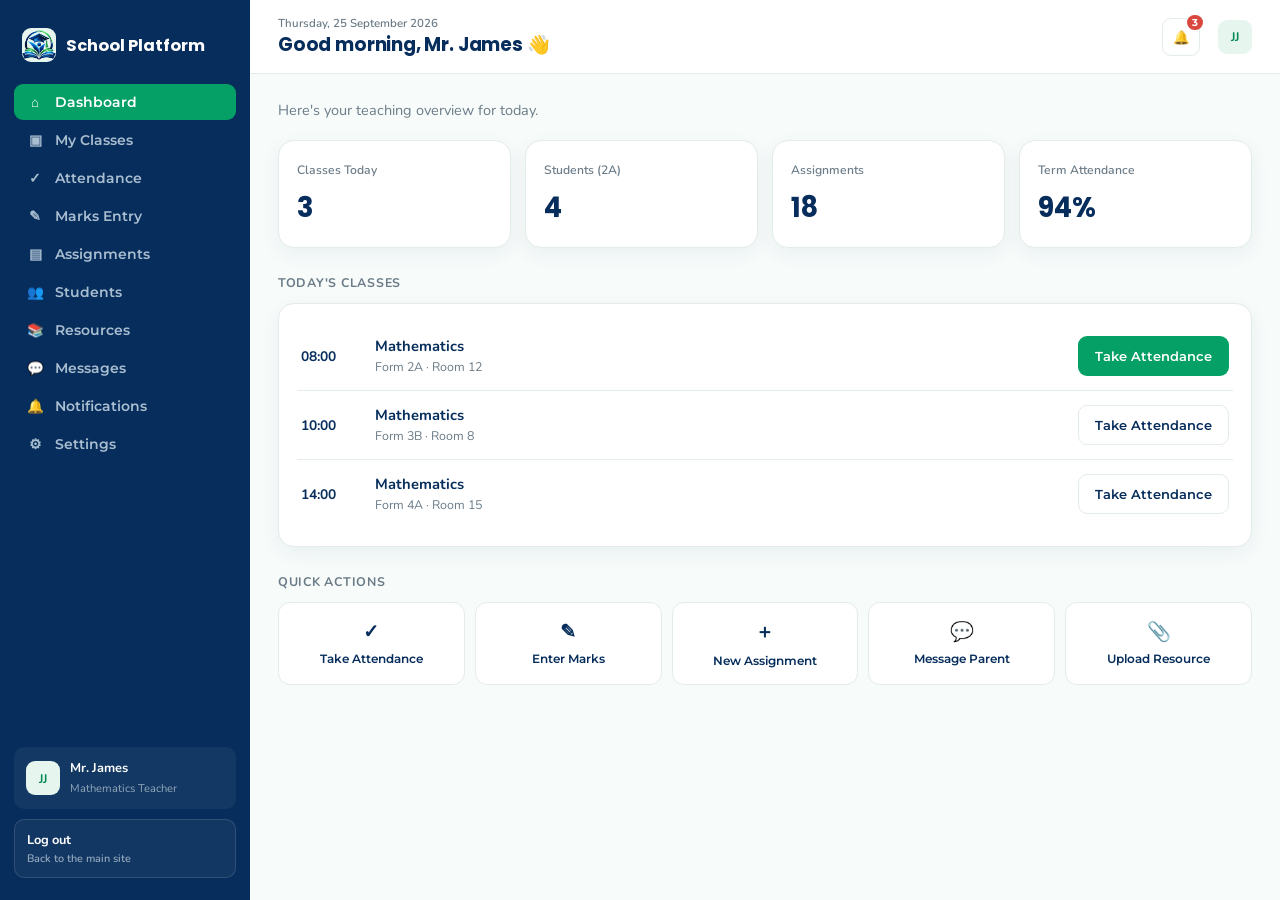
<file: Teacher Portal — School Platform.html>
<!DOCTYPE html>
<html lang="en">
<head>
<meta charset="UTF-8">
<meta name="viewport" content="width=device-width, initial-scale=1, viewport-fit=cover">
<title>Teacher Portal — School Platform</title>
<link rel="preconnect" href="https://fonts.googleapis.com">
<link rel="preconnect" href="https://fonts.gstatic.com" crossorigin>
<link href="https://fonts.googleapis.com/css2?family=Poppins:wght@600;700;800&family=Nunito:wght@400;500;600;700&family=Montserrat:wght@500;600;700&display=swap" rel="stylesheet">
<link rel="stylesheet" href="assets/css/site.css">
</head>
<body class="page-portal">
<div class="app-shell" id="appShell">
  <div class="menu-overlay" onclick="closeSide()"></div>
  <aside class="sidebar">
    <div class="brand"><span class="brand-mark"><img src="assets/img/logo.webp" alt=""></span>School Platform</div>
    <nav class="side-nav">
      <button class="nav-item active" data-view="dashboard" onclick="showView('dashboard',this)"><span class="nav-icon">⌂</span>Dashboard</button>
      <button class="nav-item" data-view="class" onclick="showView('class',this)"><span class="nav-icon">▣</span>My Classes</button>
      <button class="nav-item" data-view="attendance" onclick="showView('attendance',this)"><span class="nav-icon">✓</span>Attendance</button>
      <button class="nav-item" data-view="marks" onclick="showView('marks',this)"><span class="nav-icon">✎</span>Marks Entry</button>
      <button class="nav-item" onclick="stub('Assignments')"><span class="nav-icon">▤</span>Assignments</button>
      <button class="nav-item" onclick="stub('Students')"><span class="nav-icon">👥</span>Students</button>
      <button class="nav-item" onclick="stub('Resources')"><span class="nav-icon">📚</span>Resources</button>
      <button class="nav-item" onclick="stub('Messages')"><span class="nav-icon">💬</span>Messages</button>
      <button class="nav-item" onclick="stub('Notifications')"><span class="nav-icon">🔔</span>Notifications</button>
      <button class="nav-item" onclick="stub('Settings')"><span class="nav-icon">⚙</span>Settings</button>
    </nav>
    <div class="sidebar-foot">
      <div class="avatar">JJ</div>
      <div><strong>Mr. James</strong><span>Mathematics Teacher</span></div>
    </div>
    <button class="logout" id="logoutBtn" onclick="logout()"><span aria-hidden="true">⏻</span>Log out<span class="logout-sub">Back to the main site</span></button>
  </aside>

  <main class="main-area">
    <header class="topbar">
      <button class="icon-btn mobile-toggle" onclick="openSide()" aria-label="Open menu">☰</button>
      <div>
        <div class="eyebrow" id="topEyebrow">Thursday, 25 September 2026</div>
        <h1 id="topTitle">Good morning, Mr. James 👋</h1>
      </div>
      <div class="topbar-spacer"></div>
      <button class="icon-btn" onclick="showToast('No new notifications.')">🔔<b>3</b></button>
      <div class="avatar">JJ</div>
    </header>

    <section class="page-content">

      <!-- DASHBOARD -->
      <div class="view active" id="view-dashboard">
        <p style="color:var(--muted); margin-bottom:20px;">Here's your teaching overview for today.</p>
        <div class="kpi-grid">
          <div class="kpi-card card"><span class="label">Classes Today</span><strong id="kpiClasses">&mdash;</strong></div>
          <div class="kpi-card card"><span class="label">Students (2A)</span><strong id="kpiStudents">&mdash;</strong></div>
          <div class="kpi-card card"><span class="label">Assignments</span><strong>18</strong></div>
          <div class="kpi-card card"><span class="label">Term Attendance</span><strong id="kpiAtt">&mdash;</strong></div>
        </div>

        <div class="section-title">TODAY'S CLASSES</div>
        <div class="panel card">
          <div class="class-row">
            <span class="class-time">08:00</span>
            <div class="class-info" style="flex:1;"><strong>Mathematics</strong><span>Form 2A · Room 12</span></div>
            <button class="btn btn-primary" onclick="showView('attendance')">Take Attendance</button>
          </div>
          <div class="class-row">
            <span class="class-time">10:00</span>
            <div class="class-info" style="flex:1;"><strong>Mathematics</strong><span>Form 3B · Room 8</span></div>
            <button class="btn btn-outline" onclick="showView('attendance')">Take Attendance</button>
          </div>
          <div class="class-row">
            <span class="class-time">14:00</span>
            <div class="class-info" style="flex:1;"><strong>Mathematics</strong><span>Form 4A · Room 15</span></div>
            <button class="btn btn-outline" onclick="showView('attendance')">Take Attendance</button>
          </div>
        </div>

        <div class="section-title">QUICK ACTIONS</div>
        <div class="quick-grid">
          <button class="quick-btn" onclick="showView('attendance')"><span class="qi">✓</span>Take Attendance</button>
          <button class="quick-btn" onclick="showView('marks')"><span class="qi">✎</span>Enter Marks</button>
          <button class="quick-btn" onclick="stub('Create Assignment')"><span class="qi">＋</span>New Assignment</button>
          <button class="quick-btn" onclick="stub('Message Parent')"><span class="qi">💬</span>Message Parent</button>
          <button class="quick-btn" onclick="stub('Upload Resource')"><span class="qi">📎</span>Upload Resource</button>
        </div>
      </div>

      <!-- ATTENDANCE -->
      <div class="view" id="view-attendance">
        <h2 style="margin-bottom:4px;">Attendance</h2>
        <p style="color:var(--muted); margin-bottom:18px;">Mathematics · Form 2A · 25 September 2026</p>
        <div class="panel card">
          <div class="table-toolbar">
            <div class="search-box">🔎<input type="text" placeholder="Search student..." oninput="filterTable('attTable', this.value)"></div>
          </div>
          <div class="table-wrap">
            <table id="attTable">
              <thead><tr><th>#</th><th>Student</th><th>Status</th></tr></thead>
              <tbody>
                <tr data-name="daniel joseph"><td>01</td><td class="student-cell"><div class="avatar" style="width:28px;height:28px;font-size:.68rem;">DJ</div><strong>Daniel Joseph</strong></td>
                  <td><div class="status-group"><button class="status-btn on" data-s="present" onclick="setStatus(this)">Present</button><button class="status-btn" data-s="absent" onclick="setStatus(this)">Absent</button><button class="status-btn" data-s="late" onclick="setStatus(this)">Late</button></div></td></tr>
                <tr data-name="brian kimaro"><td>02</td><td class="student-cell"><div class="avatar" style="width:28px;height:28px;font-size:.68rem;">BK</div><strong>Brian Kimaro</strong></td>
                  <td><div class="status-group"><button class="status-btn on" data-s="present" onclick="setStatus(this)">Present</button><button class="status-btn" data-s="absent" onclick="setStatus(this)">Absent</button><button class="status-btn" data-s="late" onclick="setStatus(this)">Late</button></div></td></tr>
                <tr data-name="john emmanuel"><td>03</td><td class="student-cell"><div class="avatar" style="width:28px;height:28px;font-size:.68rem;">JE</div><strong>John Emmanuel</strong></td>
                  <td><div class="status-group"><button class="status-btn" data-s="present" onclick="setStatus(this)">Present</button><button class="status-btn on" data-s="absent" onclick="setStatus(this)">Absent</button><button class="status-btn" data-s="late" onclick="setStatus(this)">Late</button></div></td></tr>
                <tr data-name="grace peter"><td>04</td><td class="student-cell"><div class="avatar" style="width:28px;height:28px;font-size:.68rem;">GP</div><strong>Grace Peter</strong></td>
                  <td><div class="status-group"><button class="status-btn" data-s="present" onclick="setStatus(this)">Present</button><button class="status-btn" data-s="absent" onclick="setStatus(this)">Absent</button><button class="status-btn on" data-s="late" onclick="setStatus(this)">Late</button></div></td></tr>
              </tbody>
            </table>
          </div>
          <div class="attendance-summary" id="attSummary">
            <div><strong id="cntPresent">2</strong><span>Present</span></div>
            <div><strong id="cntAbsent">1</strong><span>Absent</span></div>
            <div><strong id="cntLate">1</strong><span>Late</span></div>
          </div>
          <div class="save-row"><button class="btn btn-primary" onclick="showToast('Attendance saved.')">Save Attendance</button></div>
        </div>
      </div>

      <!-- MARKS ENTRY -->
      <div class="view" id="view-marks">
        <h2 style="margin-bottom:16px;">Marks Entry</h2>
        <div class="panel card">
          <div class="selectors-row">
            <select><option>Form 2A</option></select>
            <select><option>Mathematics</option></select>
            <select><option>Mid-Term Examination</option></select>
          </div>
          <div class="table-wrap">
            <table id="marksTable">
              <thead><tr><th>#</th><th>Student</th><th>Marks</th><th>Grade</th></tr></thead>
              <tbody>
                <tr><td>01</td><td class="student-cell"><div class="avatar" style="width:28px;height:28px;font-size:.68rem;">DJ</div><strong>Daniel Joseph</strong></td>
                  <td><input class="marks-input" type="number" min="0" max="100" value="82" oninput="onMarkInput(this)"></td><td><span class="grade-pill">A</span></td></tr>
                <tr><td>02</td><td class="student-cell"><div class="avatar" style="width:28px;height:28px;font-size:.68rem;">BK</div><strong>Brian Kimaro</strong></td>
                  <td><input class="marks-input" type="number" min="0" max="100" value="74" oninput="onMarkInput(this)"></td><td><span class="grade-pill">B</span></td></tr>
                <tr><td>03</td><td class="student-cell"><div class="avatar" style="width:28px;height:28px;font-size:.68rem;">JE</div><strong>John Emmanuel</strong></td>
                  <td><input class="marks-input" type="number" min="0" max="100" value="68" oninput="onMarkInput(this)"></td><td><span class="grade-pill">B</span></td></tr>
                <tr><td>04</td><td class="student-cell"><div class="avatar" style="width:28px;height:28px;font-size:.68rem;">GP</div><strong>Grace Peter</strong></td>
                  <td><input class="marks-input" type="number" min="0" max="100" value="91" oninput="onMarkInput(this)"></td><td><span class="grade-pill">A+</span></td></tr>
              </tbody>
            </table>
          </div>
          <div class="avg-row"><span style="color:var(--muted); font-weight:600;">Class Average</span><strong id="marksAvg">&mdash;</strong></div>
          <div class="save-row"><button class="btn btn-primary" onclick="showToast('Marks saved.')">Save Marks</button></div>
        </div>
      </div>

      <!-- CLASS PROFILE -->
      <div class="view" id="view-class">
        <div class="class-head">
          <div><h2>Form 2A</h2><p style="color:var(--muted); margin-top:4px;">Mathematics · Mr. James</p></div>
          <div class="class-stats">
            <div><strong>40</strong><span>Students</span></div>
            <div><strong>94%</strong><span>Attendance</span></div>
            <div><strong>78%</strong><span>Average</span></div>
          </div>
        </div>
        <div class="tab-row">
          <button class="tab-btn active" onclick="setTab(this,'attendance')" data-view="attendance">Attendance</button>
          <button class="tab-btn" onclick="setTab(this,'marks')" data-view="marks">Marks</button>
          <button class="tab-btn" onclick="stub('Assignments')">Assignments</button>
        </div>
        <div class="panel card">
          <div class="table-toolbar">
            <div class="search-box">🔎<input type="text" placeholder="Search students..." oninput="filterTable('classTable', this.value)"></div>
          </div>
          <div class="table-wrap">
            <table id="classTable">
            <thead><tr><th>#</th><th>Student</th><th>Mathematics</th><th>Term Attendance</th></tr></thead>
            <tbody>
              <tr data-name="daniel joseph" data-marks="82" data-att="94"><td>01</td><td class="student-cell"><div class="avatar" style="width:28px;height:28px;font-size:.68rem;">DJ</div><strong>Daniel Joseph</strong></td><td>82%</td><td>94%</td></tr>
              <tr data-name="brian kimaro" data-marks="74" data-att="92"><td>02</td><td class="student-cell"><div class="avatar" style="width:28px;height:28px;font-size:.68rem;">BK</div><strong>Brian Kimaro</strong></td><td>74%</td><td>92%</td></tr>
              <tr data-name="john emmanuel" data-marks="68" data-att="89"><td>03</td><td class="student-cell"><div class="avatar" style="width:28px;height:28px;font-size:.68rem;">JE</div><strong>John Emmanuel</strong></td><td>68%</td><td>89%</td></tr>
              <tr data-name="grace peter" data-marks="91" data-att="100"><td>04</td><td class="student-cell"><div class="avatar" style="width:28px;height:28px;font-size:.68rem;">GP</div><strong>Grace Peter</strong></td><td>91%</td><td>100%</td></tr>
            </tbody>
            </table>
          </div>
        </div>
      </div>

    </section>
  </main>

  <nav class="bottom-nav">
    <button class="bn-item active" data-view="dashboard" onclick="showView('dashboard',this,true)"><span class="bn-icon">⌂</span>Home</button>
    <button class="bn-item" data-view="class" onclick="showView('class',this,true)"><span class="bn-icon">▣</span>Classes</button>
    <button class="bn-item" data-view="attendance" onclick="showView('attendance',this,true)"><span class="bn-icon">✓</span>Tasks</button>
    <button class="bn-item" data-more onclick="openMore()"><span class="bn-icon">⋯</span>More</button>
  </nav>
</div>

<div class="sheet" id="moreSheet" role="dialog" aria-modal="true" aria-labelledby="moreTitle" aria-hidden="true">
  <div class="sheet-backdrop" onclick="closeMore()"></div>
  <div class="sheet-card">
    <div class="sheet-grip"></div>
    <div class="sheet-head">
      <h3 id="moreTitle">More</h3>
      <button class="modal-close" onclick="closeMore()" aria-label="Close menu">✕</button>
    </div>
    <div id="moreItems"></div>
  </div>
</div>

<div class="toast" id="toast"></div>

<script>
  /* ---- Routing -------------------------------------------------------
     Same contract as the parent portal: the URL is the source of truth,
     so a refresh or a shared link reopens the same screen. The teacher
     portal has no per-child state, so a route is just #<view> - there is
     no second segment to carry. showView only *writes* the hash and
     applyRoute is the only thing that *reads* it and paints the DOM;
     because writeRoute skips the write when the hash already matches, one
     click fires at most one hashchange and cannot loop.

     location.hash is used in preference to history.pushState because
     pushState can throw a SecurityError on file:// in some browsers. */
  function viewIds(){
    return Array.prototype.map.call(document.querySelectorAll('.view'), function(v){
      return v.id.replace(/^view-/, '');
    });
  }
  function parseRoute(){
    const v = (location.hash || '').replace(/^#\/?/, '').split('/').filter(Boolean)[0] || 'dashboard';
    return viewIds().indexOf(v) === -1 ? 'dashboard' : v;
  }
  function writeRoute(view){
    const want = '#' + view;
    if(location.hash !== want) location.hash = want;
  }
  function paintView(id){
    document.querySelectorAll('.view').forEach(function(v){ v.classList.remove('active'); });
    const el = document.getElementById('view-' + id);
    if(el) el.classList.add('active');
    setActiveNav(id);
    closeSide();
  }
  function applyRoute(){ paintView(parseRoute()); }

        function showView(id, el, isMobile){
          writeRoute(id);
          paintView(id);
        }
        /* ---- Signing out ----
           There is no authentication in this build, so "log out" means
           exactly one thing: leave the portal. The public site is where the
           links back into all four portals live. */
        function logout(){
          location.href = 'index.html';
        }
        function setActiveNav(id){
    document.querySelectorAll('.nav-item[data-view]').forEach(function(n){
      const on = n.dataset.view===id;
      n.classList.toggle('active', on);
      /* The active item is the current page, not just a styled one. */
      if(on){ n.setAttribute('aria-current','page'); } else { n.removeAttribute('aria-current'); }
    });
    document.querySelectorAll('.bn-item[data-view]').forEach(function(n){
      const on = n.dataset.view===id;
      n.classList.toggle('active', on);
      if(on){ n.setAttribute('aria-current','page'); } else { n.removeAttribute('aria-current'); }
    });
    /* More is the catch-all tab, so it takes the highlight whenever the
       current view is not one of the three primary tabs - otherwise Marks
       Entry would have no highlighted tab at all on mobile. It gets no
       aria-current because it opens a menu rather than being a page. */
    const more = PRIMARY_VIEWS.indexOf(id) === -1;
    document.querySelectorAll('.bn-item[data-more]').forEach(function(n){
      n.classList.toggle('active', more);
      n.removeAttribute('aria-current');
    });
  }

  /* ---- More sheet ---- */
  const PRIMARY_VIEWS = ['dashboard','class','attendance'];
  const MORE_ITEMS = [
    { view:'marks',   ico:'✎', title:'Marks Entry', sub:'Enter and review class marks' },
    { stub:'Assignments', ico:'▤', title:'Assignments', sub:'Track and set classwork' },
    { stub:'Resources',   ico:'📚', title:'Resources',   sub:'Shared files and materials' },
    { stub:'Messages',    ico:'💬', title:'Messages',    sub:'Parent conversations' },
    { stub:'Settings',    ico:'⚙', title:'Settings',    sub:'Account preferences' }
  ];
  function renderMore(){
    document.getElementById('moreItems').innerHTML = MORE_ITEMS.map(function(it){
      const act = it.view ? 'pickMore(\'' + it.view + '\')' : 'stubSheet(\'' + it.stub + '\')';
      return '<button type="button" class="sheet-item" onclick="' + act + '">' +
               '<span class="sheet-ico">' + it.ico + '</span>' +
               '<span class="sheet-item-txt"><b>' + it.title + '</b><span>' + it.sub + '</span></span>' +
             '</button>';
    }).join('');
  }
  function openMore(){
    const s = document.getElementById('moreSheet');
    if(s.classList.contains('open')) return;
    moreTrigger = document.querySelector('.bn-item[data-more]');
    s.classList.add('open');
    s.setAttribute('aria-hidden','false');
    const first = s.querySelector('.sheet-item');
    if(first) first.focus();
  }
  function closeMore(){
    const s = document.getElementById('moreSheet');
    if(!s.classList.contains('open')) return;
    s.classList.remove('open');
    s.setAttribute('aria-hidden','true');
    if(moreTrigger){ moreTrigger.focus(); moreTrigger = null; }
  }
  function pickMore(view){ closeMore(); showView(view); }
  function stubSheet(name){ closeMore(); stub(name); }

  /* The sidebar is a visible column above 980px but an off-canvas drawer
     at or below it, so its ARIA state depends on the viewport as well as
     on whether the drawer is open. Deriving it in one place stops the
     two states drifting apart, and inert takes the off-canvas links out
     of the tab order so aria-hidden never wraps focusable content. */
  const WIDE = window.matchMedia('(min-width: 981px)');
  function syncSideAria(){
    const sb = document.querySelector('.sidebar');
    const shell = document.getElementById('appShell');
    const visible = WIDE.matches || shell.classList.contains('menu-open');
    sb.setAttribute('aria-hidden', visible ? 'false' : 'true');
    sb.toggleAttribute('inert', !visible);
  }
  if(WIDE.addEventListener){ WIDE.addEventListener('change', syncSideAria); }
  else if(WIDE.addListener){ WIDE.addListener(syncSideAria); }

  function openSide(){ document.getElementById('appShell').classList.add('menu-open'); syncSideAria(); }
  function closeSide(){ document.getElementById('appShell').classList.remove('menu-open'); syncSideAria(); }
  syncSideAria();

  let moreTrigger = null;

  /* Keep Tab inside the More sheet. Without this, focus walks out of the
     overlay into the page behind it, which aria-modal alone does not
     prevent for keyboard users. */
  const FOCUSABLE = 'a[href],button:not([disabled]),input:not([disabled]),select:not([disabled]),textarea:not([disabled]),[tabindex]:not([tabindex="-1"])';
  function trapTab(e, container){
    if(e.key !== 'Tab') return;
    const items = Array.prototype.filter.call(
      container.querySelectorAll(FOCUSABLE),
      function(el){ return el.offsetParent !== null || el === document.activeElement; }
    );
    if(!items.length) return;
    const first = items[0], last = items[items.length - 1];
    if(e.shiftKey && document.activeElement === first){ e.preventDefault(); last.focus(); }
    else if(!e.shiftKey && document.activeElement === last){ e.preventDefault(); first.focus(); }
  }
  document.addEventListener('keydown', function(e){
    const s = document.getElementById('moreSheet');
    if(s.classList.contains('open')){
      if(e.key === 'Escape'){ closeMore(); return; }
      trapTab(e, s);
    }
  });

  function setStatus(btn){
    const group = btn.parentElement;
    group.querySelectorAll('.status-btn').forEach(b=>b.classList.remove('on'));
    btn.classList.add('on');
    updateAttendanceSummary();
  }
  function updateAttendanceSummary(){
    const rows = document.querySelectorAll('#attTable tbody tr');
    let p=0,a=0,l=0;
    rows.forEach(r=>{
      const on = r.querySelector('.status-btn.on');
      if(on){ if(on.dataset.s==='present')p++; if(on.dataset.s==='absent')a++; if(on.dataset.s==='late')l++; }
    });
    document.getElementById('cntPresent').textContent=p;
    document.getElementById('cntAbsent').textContent=a;
    document.getElementById('cntLate').textContent=l;
  }

  function gradeFor(mark){
    if(mark>=90) return 'A+';
    if(mark>=80) return 'A';
    if(mark>=75) return 'B+';
    if(mark>=65) return 'B';
    if(mark>=50) return 'C';
    return 'F';
  }
  function syncMarksAvg(){
    const inputs = document.querySelectorAll('#marksTable .marks-input');
    let sum=0; inputs.forEach(i=>sum+=Number(i.value)||0);
    document.getElementById('marksAvg').textContent = inputs.length ? (sum/inputs.length).toFixed(1)+'%' : '\u2014';
  }
  function onMarkInput(input){
    const mark = Math.max(0, Math.min(100, Number(input.value)||0));
    const pill = input.closest('tr').querySelector('.grade-pill');
    pill.textContent = gradeFor(mark);
    syncMarksAvg();
  }
  /* Dashboard KPIs are counted from the rendered tables so they can never drift. */
  function syncDashboardKpis(){
    const classes = document.querySelectorAll('.class-row').length;
    const students = document.querySelectorAll('#attTable tbody tr').length;
    const atts = [].map.call(document.querySelectorAll('#classTable tbody tr'), r => Number(r.dataset.att));
    const known = atts.filter(n => Number.isFinite(n));
    const mean = known.length ? known.reduce((a,b)=>a+b,0) / known.length : 0;
    document.getElementById('kpiClasses').textContent = String(classes);
    document.getElementById('kpiStudents').textContent = String(students);
    document.getElementById('kpiAtt').textContent = Math.round(mean) + '%';
  }

  function filterTable(tableId, query){
    const q = query.trim().toLowerCase();
    document.querySelectorAll('#'+tableId+' tbody tr').forEach(r=>{
      r.style.display = r.dataset.name.includes(q) ? '' : 'none';
    });
  }

  function setTab(btn, view){
    document.querySelectorAll('.tab-btn').forEach(t=>t.classList.remove('active'));
    btn.classList.add('active');
    if(view==='marks'){ showToast('Showing marks for Form 2A.'); }
  }

  function showToast(msg){
    const t = document.getElementById('toast');
    t.textContent = msg;
    t.classList.add('show');
    setTimeout(()=>t.classList.remove('show'), 2400);
  }
  function stub(name){ showToast(name + ' — coming soon in this prototype.'); }

  window.addEventListener('hashchange', applyRoute);
  /* Normalise a bare URL to a real route without adding a history entry. */
  if(!location.hash) location.replace('#dashboard');
  renderMore();
  syncMarksAvg();
  syncDashboardKpis();
  applyRoute();</script>
</body>
</html>
</file>
<file: assets/css/site.css>
/* ============================================================
   SchoolPlatform — shared stylesheet
   ------------------------------------------------------------
   Loaded by all 5 pages:
     • index.html                                (body.page-public)
     • Teacher Portal — School Platform.html     (body.page-portal)
     • Parent Portal — School Platform.html      (body.page-portal page-parent)
     • Admin Portal — School Platform.html        (body.page-portal page-admin)
     • Student Portal — School Platform.html      (body.page-portal page-student)

   The two pages ship two different design systems that reuse the
   same variable and class names with different values (e.g. both
   define --navy, both define .btn-primary). To keep one file
   without bleeding styles between pages, each page sets a class on
   <body> and the conflicting rules are scoped to it.

   Layer order:
     1. Reset
     2. Page tokens        (custom properties inherit from <body>)
     3. Shared primitives  (identical on both pages)
     4. Public site
     5. Teacher portal
     6. Responsive
      7. Parent portal
      8. Admin portal
      9. Student portal
   ============================================================ */


/* ============================================================
   1. RESET
   Identical in both pages, so emitted once.
   ============================================================ */

:root{
  box-sizing:border-box;
  padding-top:env(safe-area-inset-top,0px);
  padding-bottom:env(safe-area-inset-bottom,0px);
}
*{box-sizing:inherit; margin:0; padding:0;}

a{color:inherit; text-decoration:none;}
img{max-width:100%; display:block;}

/* Applies to both pages. The portal has no in-page anchor
   navigation, so smooth scrolling is inert there. */
html{scroll-behavior:smooth; scroll-padding-top:80px; overflow-x:hidden;}


/* ============================================================
   2. PAGE TOKENS
   Custom properties inherit, so each page sees only its own
   palette. This avoids renaming any variable or class.
   ============================================================ */

body.page-public{
  --navy:#0b1f3a;
  --navy2:#102b4d;
  --green:#16a06a;
  --green2:#067f54;
  --amber:#d99118;
  --mint:#e8f7f1;
  --gold:#d99118;
  --gold2:#b97812;
  --bg:#f5f7fb;
  --surface:#fff;
  --line:#e7ebf2;
  --muted:#6b778c;
  --text:#172235;
  --shadow:0 7px 25px rgba(8,43,82,.04);
  /* declared but never referenced — candidates for removal */
  --blue:#2563eb;
  --purple:#7c5ce0;
}

body.page-portal{
  --green:#04A066;
  --green-dark:#038a56;
  --green-pale:#E6F6EF;
  --navy:#062D5B;
  --bg:#F7FBFA;
  --surface:#fff;
  --line:#E3ECE8;
  --muted:#6B7C88;
  --text:#152A36;
  --amber:#D99118;
  --amber-pale:#FDF1DC;
  --red:#D8483E;
  --red-pale:#FBEAEA;
  --shadow:0 6px 20px rgba(6,45,91,.06);
  /* declared but never referenced — candidate for removal */
  --navy2:#0B3E76;
}


/* ============================================================
   3. SHARED PRIMITIVES
   Rules whose declarations are identical on both pages, or where
   only the differing parts are scoped below.
   ============================================================ */

body{
  color:var(--text);
  -webkit-font-smoothing:antialiased;
}
body.page-public{
  font-family:'Inter', ui-sans-serif, system-ui, -apple-system, BlinkMacSystemFont, "Segoe UI", sans-serif;
  background:var(--surface);
  line-height:1.6;
  font-size:15px;
}
body.page-portal{
  font-family:'Nunito',sans-serif;
  background:var(--bg);
  font-size:14.5px;
}

/* Typographic families and weights differ per page. */
.page-public h1, .page-public h2, .page-public h3{
  color:var(--navy);
  font-weight:800;
  letter-spacing:-.02em;
  line-height:1.15;
}
.page-portal h1, .page-portal h2, .page-portal h3, .page-portal h4{
  font-family:'Poppins',sans-serif;
  color:var(--navy);
  font-weight:700;
  letter-spacing:-.01em;
}
.page-portal button, .page-portal .btn{font-family:'Montserrat',sans-serif;}

.btn{
  display:inline-flex;
  align-items:center;
  justify-content:center;
  border-radius:9px;
  border:1px solid transparent;
  cursor:pointer;
}
.page-public .btn{
  min-height:44px;
  padding:11px 18px;
  font-weight:700;
  font-size:.88rem;
  transition:background .15s, transform .1s;
}
.page-portal .btn{
  gap:6px;
  min-height:40px;
  padding:10px 16px;
  font-weight:600;
  font-size:.82rem;
  transition:background .15s,border-color .15s;
}

.page-public .btn-primary{background:var(--gold); color:#fff;}
.page-public .btn-primary:hover{background:var(--gold2);}
.page-portal .btn-primary{background:var(--green); color:#fff;}
.page-portal .btn-primary:hover{background:var(--green-dark);}

.card{
  background:var(--surface);
  border:1px solid var(--line);
  box-shadow:var(--shadow);
}
.page-public .card{border-radius:14px;}
.page-portal .card{border-radius:16px;}

.brand{display:flex; align-items:center;}
.page-public .brand{gap:9px; font-weight:800; color:var(--navy); white-space:nowrap; font-size:1.05rem;}
.page-portal .brand{gap:10px; padding:6px 8px 22px; font-family:'Poppins',sans-serif; font-weight:700; color:#fff; font-size:1.02rem;}

.brand-mark{display:grid; place-items:center;}
.page-public .brand-mark{width:30px; height:30px; border-radius:8px; background:var(--mint); color:var(--green); font-weight:800; font-size:.85rem;}
/* Pale green, not the brand green: logo.webp is a dark navy mark
   (avg luma 73) and reads at only 1.68:1 on #04A066, versus 3.32:1
   here. --green-pale is declared on body.page-portal; --mint exists
   only on body.page-public and would compute to transparent here. */
.page-portal .brand-mark{width:34px; height:34px; border-radius:9px; background:var(--green-pale); color:#fff; font-weight:700; font-size:.85rem;}
.brand-mark img{width:100%; height:100%; object-fit:contain;}

/* Toast — previously portal-only. Promoted to shared so the public
   site's showToast() renders correctly; it had no CSS at all. */
.toast{
  position:fixed;
  bottom:24px;
  left:50%;
  transform:translateX(-50%) translateY(20px);
  background:var(--navy);
  color:#fff;
  padding:13px 20px;
  border-radius:10px;
  font-size:.85rem;
  font-weight:600;
  opacity:0;
  pointer-events:none;
  transition:all .25s ease;
  box-shadow:0 10px 30px rgba(0,0,0,.2);
  z-index:100;
}
.toast.show{opacity:1; transform:translateX(-50%) translateY(0);}

a:focus-visible, button:focus-visible, input:focus-visible, textarea:focus-visible{
  outline:2px solid var(--green);
  outline-offset:2px;
}


/* ============================================================
   4. PUBLIC SITE  (index.html)
   ============================================================ */

body.page-public{overflow-x:hidden;}

/* HEADER — scoped because the portal also renders a <header> */
.page-public header{
  position:sticky;
  top:env(safe-area-inset-top,0px);
  z-index:50;
  background:#fff;
  border-bottom:1px solid var(--line);
}
.nav-wrap{height:76px; display:flex; align-items:center; gap:34px;}
.desktop-nav{display:flex; gap:24px; flex:1; font-size:14px; color:var(--muted);}
.desktop-nav a{transition:color .15s;}
.desktop-nav a:hover{color:var(--green);}
.nav-actions{display:flex; align-items:center; gap:18px; font-size:14px;}
.login-link{font-weight:600; color:var(--navy);}
/* Scoped: these would otherwise lose to `.page-public .btn`
   (0,1,0) on both padding and border-color. */
.page-public .btn-lg{padding:14px 21px;}
.page-public .btn-secondary{background:#fff; color:var(--navy); border-color:#cbd8e4;}
.page-public .btn-secondary:hover{border-color:var(--navy);}
.menu-btn{display:none; margin-left:auto; width:44px; height:44px; background:none; border:0; color:var(--navy); font-size:22px; cursor:pointer;}

/* MOBILE DRAWER — .menu-overlay is scoped: the portal defines a
   different overlay colour and z-index for the same class name. */
.page-public .menu-overlay{position:fixed; inset:0; background:rgba(11,31,58,.5); opacity:0; pointer-events:none; transition:opacity .25s ease; z-index:60;}
.page-public .menu-overlay.show{opacity:1; pointer-events:auto;}
.mobile-drawer{position:fixed; top:0; right:0; bottom:0; width:min(300px,84%); background:#fff; z-index:70; display:flex; flex-direction:column; padding:20px 22px calc(22px + env(safe-area-inset-bottom,0px)); gap:20px; transform:translateX(100%); transition:transform .3s ease; box-shadow:-12px 0 34px rgba(8,43,82,.18); overflow-y:auto;}
.mobile-drawer.show{transform:translateX(0);}
.drawer-head{display:flex; justify-content:space-between; align-items:center;}
.drawer-close{width:36px; height:36px; background:var(--bg); border:0; border-radius:8px; font-size:16px; color:var(--navy); cursor:pointer;}
.drawer-nav{display:flex; flex-direction:column;}
.drawer-nav a{padding:13px 2px; font-weight:700; font-size:1rem; color:var(--navy); border-bottom:1px solid var(--line);}
.drawer-portals{display:flex; flex-direction:column; gap:2px; margin-top:-4px;}
.drawer-portals a{padding:10px 2px; font-size:.86rem; color:var(--muted); font-weight:600;}
.drawer-cta{margin-top:auto;}
body.page-public.menu-open{overflow:hidden;}

/* HERO */
.hero{background:linear-gradient(135deg,#fff 0%,#eef8f5 100%); padding:70px 0;}
.hero-grid{display:grid; grid-template-columns:1fr 1.2fr; gap:55px; align-items:center;}
/* Scoped: the portal reuses .eyebrow for its topbar date, which must
   not inherit the public site's uppercase / letter-spaced treatment. */
.page-public .eyebrow{letter-spacing:.12em; text-transform:uppercase; color:var(--gold2); font-size:11px; font-weight:800;}
.hero h1{font-size:clamp(2.1rem,3.6vw,3.1rem); margin-top:14px; max-width:14ch;}
.hero-copy p{margin-top:18px; color:var(--muted); font-size:17px; line-height:1.75; max-width:44ch;}
.hero-actions{margin-top:30px; display:flex; gap:14px; flex-wrap:wrap;}
.trust-row{margin-top:30px; display:flex; gap:20px; font-size:12px; font-weight:600; color:#5b7185; flex-wrap:wrap;}
.hero-stats{display:grid; grid-template-columns:repeat(3,1fr); margin-top:30px; border-top:1px solid var(--line); padding-top:22px; max-width:480px;}
.hero-stats b{display:block; font-size:1.5rem; color:var(--navy);}
.hero-stats span{font-size:.78rem; color:var(--muted);}
.hero-visual{position:relative; padding:0 18px 34px 0;}
/* Pure background box — the crest/heading/caption were removed, leaving
   the photo alone. Both layers live here rather than in index.html
   because the navy backing has to stay aligned to the photo's own
   feathered alpha channel, and a 2-layer background needs per-layer
   background-size. Gradient geometry (centre 68%/58%, radii 70%/66%)
   is derived from the measured alpha footprint of hero1.webp: the dense
   core sits right-of-centre and fades to nothing at the top-left, so
   the backing fades out on the same edges and no rectangle is visible.
   The final stop is rgba(11,31,58,0) rather than `transparent` to avoid
   grey interpolation from non-premultiplied alpha in older engines.
   url() resolves against this file, hence ../img/. */
.hero-art{background-color:transparent; background-image:radial-gradient(ellipse 70% 66% at 68% 58%, var(--navy) 0%, var(--navy) 34%, rgba(11,31,58,0) 100%), url(../img/hero1.webp); background-size:auto, cover; background-position:center, center; background-repeat:no-repeat, no-repeat; min-height:380px; position:relative; overflow:hidden;}
.float-card{position:absolute; background:#fff; border-radius:13px; padding:13px 16px; box-shadow:0 14px 34px rgba(8,43,82,.14); display:flex; align-items:center; gap:11px; opacity:0; animation:floatIn .5s ease forwards;}
.float-attendance{top:-22px; left:-14px; animation-delay:.15s;}
.float-event{bottom:22px; right:-22px; animation-delay:.4s;}
.float-card .fc-icon{width:34px; height:34px; border-radius:9px; background:var(--mint); color:var(--green); display:grid; place-items:center; font-weight:800; font-size:.8rem; flex-shrink:0;}
.float-card .fc-icon.amber{background:#fdf1dc; color:var(--amber);}
.float-card strong{display:block; font-size:.92rem; color:var(--navy);}
.float-card span{font-size:.72rem; color:var(--muted);}
@keyframes floatIn{from{opacity:0; transform:translateY(10px);} to{opacity:1; transform:translateY(0);}}
@media (prefers-reduced-motion:reduce){.float-card{animation:none; opacity:1;}}

/* scoped because the portal also renders a <section> */
.page-public section{padding:70px 0;}
.container{width:min(1180px,92%); margin:auto;}
.section-heading{text-align:center; max-width:640px; margin:0 auto 40px;}
.section-heading h2{font-size:clamp(1.7rem,2.6vw,2.1rem); margin:10px 0;}
.section-heading p{color:var(--muted); font-size:1rem;}

/* ABOUT */
.about-grid{display:grid; grid-template-columns:.9fr 1.1fr; gap:56px; align-items:center;}
.about-photo{background-color:var(--mint); background-size:cover; background-position:center; border-radius:16px; min-height:320px; display:flex; align-items:center; justify-content:center;}
.about-photo svg{width:65%;}
.value-list{margin-top:24px; display:grid; gap:16px;}
.value-item{display:flex; gap:14px; align-items:flex-start;}
.value-dot{width:9px; height:9px; border-radius:50%; background:var(--green); margin-top:8px; flex-shrink:0;}
.value-item h4{font-weight:700; color:var(--navy); font-size:.98rem;}
.value-item p{color:var(--muted); font-size:.92rem; margin-top:3px; line-height:1.6;}

/* ACADEMICS */
.academics{background:var(--bg);}
.track-grid{display:grid; grid-template-columns:repeat(2,1fr); gap:20px;}
.track-card{padding:28px;}
.track-card h3{font-size:1.2rem;}
.track-card ul{margin-top:16px; list-style:none; display:grid; gap:9px; font-size:.9rem; color:var(--muted);}
.track-card li:before{content:"— "; color:var(--green);}

/* GALLERY */
.filters{display:flex; gap:10px; flex-wrap:wrap; margin-bottom:30px; justify-content:center;}
.filter-chip{padding:9px 18px; border-radius:999px; border:1px solid var(--line); font-size:.83rem; font-weight:600; color:var(--muted); cursor:pointer; background:#fff; transition:all .15s;}
.filter-chip.active, .filter-chip:hover{background:var(--navy); color:#fff; border-color:var(--navy);}
.gallery-grid{display:grid; grid-template-columns:repeat(4,1fr); gap:16px;}
.g-item{aspect-ratio:1/1; border-radius:14px; display:none; align-items:flex-end; padding:16px; color:#fff; font-size:.8rem; font-weight:700; background-size:cover; background-position:center; background-color:var(--navy2);}
.g-item.show{display:flex;}
.g-item span{background:rgba(11,31,58,.5); padding:4px 10px; border-radius:6px;}

/* NEWS */
.news-grid{display:grid; grid-template-columns:repeat(3,1fr); gap:20px;}
.news-card{overflow:hidden;}
.news-thumb{height:140px; background-color:var(--navy); background-size:cover; background-position:center;}
.news-body{padding:20px;}
.news-date{font-size:.75rem; color:var(--green2); font-weight:700;}
.news-card h4{font-weight:700; color:var(--navy); margin-top:8px; font-size:1rem;}
.news-card p{font-size:.86rem; color:var(--muted); margin-top:8px;}

/* CONTACT / CTA — form rules are scoped: they are bare element
   selectors with white-on-dark styling that must not reach the
   portal's light-themed inputs. */
.contact{background:var(--navy); color:#fff;}
.contact .section-heading h2{color:#fff;}
.contact .section-heading p{color:rgba(255,255,255,.65);}
.contact-grid{display:grid; grid-template-columns:.9fr 1.1fr; gap:50px;}
.contact-info{display:grid; gap:20px;}
.contact-info div h4{font-size:.92rem; font-weight:700; color:#7fe0b8;}
.contact-info div p{color:rgba(255,255,255,.72); font-size:.88rem; margin-top:4px;}
.page-public form{display:grid; gap:14px;}
.form-row{display:grid; grid-template-columns:1fr 1fr; gap:14px;}
.page-public input, .page-public textarea{width:100%; padding:13px 15px; border-radius:9px; border:1px solid rgba(255,255,255,.18); background:rgba(255,255,255,.06); color:#fff; font-family:inherit; font-size:.9rem;}
.page-public input::placeholder, .page-public textarea::placeholder{color:rgba(255,255,255,.42);}
.page-public input:focus, .page-public textarea:focus{outline:2px solid var(--green); outline-offset:1px;}
.page-public textarea{min-height:100px; resize:vertical;}
.form-note{font-size:.76rem; color:rgba(255,255,255,.45);}

footer{background:#061f3a; color:#b8c8d8; padding:20px 0; font-size:12px;}
.foot-row{display:flex; justify-content:space-between; align-items:center; flex-wrap:wrap; gap:8px;}

/* UTILITY BAR + PORTAL LINKS */
.utility-bar{background:var(--navy); color:#c9d6e8; font-size:.78rem;}
.utility-row{display:flex; justify-content:space-between; align-items:center; height:38px; gap:16px;}
.utility-left{display:flex; gap:20px;}
.utility-left span{white-space:nowrap;}
.portal-links{display:flex; gap:4px;}
.portal-links a{padding:6px 10px; border-radius:6px; font-weight:600; color:#c9d6e8; white-space:nowrap; transition:background .15s, color .15s;}
.portal-links a:hover{background:rgba(255,255,255,.1); color:#fff;}

/* FEATURE STRIP */
.feature-strip{background:var(--navy); margin-top:-1px;}
.feature-strip .container{display:grid; grid-template-columns:repeat(5,1fr); gap:10px; padding:26px 0;}
.feature-strip .fs-item{display:flex; gap:10px; align-items:flex-start; color:#cfdaea;}
.feature-strip .fs-icon{width:34px; height:34px; border-radius:9px; background:rgba(255,255,255,.1); display:grid; place-items:center; color:var(--gold); flex-shrink:0; font-size:1rem;}
.feature-strip strong{display:block; color:#fff; font-size:.85rem;}
.feature-strip span{font-size:.74rem; color:#9fb0c8; line-height:1.4;}

/* STAT ROW (about) */
.stat-row{display:flex; gap:28px; margin-top:22px; flex-wrap:wrap;}
.stat-row div{display:flex; gap:9px; align-items:center;}
.stat-row .sr-icon{width:36px; height:36px; border-radius:9px; background:var(--mint); color:var(--green); display:grid; place-items:center; font-size:.95rem; flex-shrink:0;}
.stat-row b{display:block; font-size:1.05rem; color:var(--navy);}
.stat-row span{font-size:.72rem; color:var(--muted);}

/* PROGRAM CARDS */
.program-grid{display:grid; grid-template-columns:repeat(5,1fr); gap:16px;}
.program-card{overflow:hidden;}
.program-photo{height:110px; background-color:var(--navy2); background-size:cover; background-position:center;}
.program-body{padding:16px;}
.program-body h4{font-weight:700; color:var(--navy); font-size:.94rem;}
.program-body p{font-size:.8rem; color:var(--muted); margin-top:6px; line-height:1.5;}
.program-tag{display:inline-block; margin-top:10px; font-size:.72rem; font-weight:700; color:var(--gold2);}

/* STATS BANNER */
.stats-banner{background:var(--navy);}
.stats-banner .container{display:grid; grid-template-columns:repeat(5,1fr); gap:10px; padding:34px 0;}
.stats-banner div{text-align:center; color:#fff;}
.stats-banner b{display:block; font-size:1.7rem; color:var(--gold);}
.stats-banner span{font-size:.76rem; color:#b9c7dc;}

/* ADMISSIONS CTA */
.admissions{background:var(--bg);}
.admissions-grid{display:grid; grid-template-columns:1fr 1fr; gap:50px; align-items:center;}
.admissions-photo{border-radius:16px; min-height:260px; background-color:var(--navy); background-size:cover; background-position:center;}
.admissions-actions{margin-top:26px; display:flex; gap:14px; flex-wrap:wrap;}

/* FOOTER expanded */
.footer-grid{display:grid; grid-template-columns:1.4fr 1fr 1fr 1.3fr; gap:32px; padding:48px 0 28px;}
.footer-grid h5{color:#fff; font-size:.86rem; margin-bottom:14px;}
.footer-grid ul{list-style:none; display:grid; gap:9px; font-size:.82rem;}
.footer-grid p{font-size:.82rem; line-height:1.6; max-width:32ch;}
.foot-newsletter{display:flex; margin-top:10px;}
.foot-newsletter input{border-radius:8px 0 0 8px; font-size:.82rem;}
.foot-newsletter button{border-radius:0 8px 8px 0; background:var(--gold); color:var(--navy); border:0; padding:0 16px; font-weight:700; cursor:pointer;}
.foot-bottom{border-top:1px solid rgba(255,255,255,.08); padding:16px 0; text-align:center; font-size:.78rem;}


/* ============================================================
   5. TEACHER PORTAL
   ============================================================ */

/* SHELL */
.app-shell{display:flex; min-height:100vh;}
.sidebar{width:250px; background:var(--navy); color:#c9d9e8; display:flex; flex-direction:column; padding:22px 14px; position:fixed; inset:0 auto 0 0; z-index:40;}
.side-nav{display:flex; flex-direction:column; gap:2px; overflow-y:auto;}
.nav-item{display:flex; align-items:center; gap:11px; padding:10px 12px; border-radius:9px; color:#a9bdd0; font-weight:600; font-size:.85rem; cursor:pointer; background:none; border:0; text-align:left; width:100%;}
.nav-item:hover{background:rgba(255,255,255,.06); color:#fff;}
.nav-item.active{background:var(--green); color:#fff;}
.nav-icon{width:18px; text-align:center;}
.sidebar-foot{margin-top:auto; display:flex; gap:10px; align-items:center; padding:12px; border-radius:10px; background:rgba(255,255,255,.05);}
.avatar{width:34px; height:34px; border-radius:9px; background:var(--green-pale); color:var(--green-dark); display:grid; place-items:center; font-weight:700; font-size:.78rem; flex-shrink:0;}
.sidebar-foot strong{display:block; font-size:.8rem; color:#fff;}
.sidebar-foot span{font-size:.7rem; color:#93a8bc;}

.main-area{margin-left:250px; flex:1; min-width:0;}
.topbar{height:74px; background:var(--surface); border-bottom:1px solid var(--line); display:flex; align-items:center; padding:0 28px; gap:18px; position:sticky; top:0; z-index:30;}
.topbar h1{font-size:1.15rem;}
.topbar .eyebrow{font-size:.72rem; color:var(--muted); font-weight:600;}
.topbar-spacer{flex:1;}
.icon-btn{width:38px; height:38px; border-radius:9px; border:1px solid var(--line); background:#fff; display:grid; place-items:center; color:var(--navy); cursor:pointer; position:relative;}
.icon-btn b{position:absolute; top:-4px; right:-4px; background:var(--red); color:#fff; font-size:.6rem; padding:2px 5px; border-radius:8px;}
.mobile-toggle{display:none;}

.page-content{padding:26px 28px 90px;}
.view{display:none;}
.view.active{display:block;}

.page-portal .btn-outline{background:#fff; border-color:var(--line); color:var(--navy);}
.page-portal .btn-outline:hover{border-color:var(--green);}

/* KPI */
.kpi-grid{display:grid; grid-template-columns:repeat(4,1fr); gap:14px; margin-bottom:20px;}
.kpi-card{padding:18px;}
.kpi-card span.label{font-size:.76rem; color:var(--muted); font-weight:600;}
.kpi-card strong{display:block; font-family:'Poppins',sans-serif; font-size:1.7rem; color:var(--navy); margin-top:8px;}

.section-title{font-size:.78rem; font-weight:700; letter-spacing:.06em; color:var(--muted); margin:26px 0 12px;}
.panel{padding:18px;}

/* TODAY CLASSES */
.class-row{display:flex; align-items:center; justify-content:space-between; gap:14px; padding:14px 4px; border-bottom:1px solid var(--line);}
.class-row:last-child{border-bottom:0;}
.class-time{width:60px; font-weight:700; color:var(--navy); font-size:.86rem; flex-shrink:0;}
.class-info strong{display:block; font-size:.92rem; color:var(--navy);}
.class-info span{font-size:.78rem; color:var(--muted);}
.class-row .btn{flex-shrink:0;}

/* QUICK ACTIONS */
.quick-grid{display:grid; grid-template-columns:repeat(5,1fr); gap:10px;}
.quick-btn{display:flex; flex-direction:column; align-items:center; gap:8px; padding:16px 8px; border-radius:12px; border:1px solid var(--line); background:#fff; cursor:pointer; font-family:'Montserrat',sans-serif; font-weight:600; font-size:.76rem; color:var(--navy);}
.quick-btn:hover{border-color:var(--green); background:var(--green-pale);}
.quick-btn .qi{font-size:1.2rem;}

/* TABLE shared */
.table-toolbar{display:flex; gap:12px; align-items:center; flex-wrap:wrap; margin-bottom:16px;}
.search-box{flex:1; min-width:180px; display:flex; align-items:center; gap:8px; border:1px solid var(--line); border-radius:9px; padding:0 12px; height:40px; background:#fbfdfc;}
.search-box input{border:0; outline:0; background:transparent; font:inherit; width:100%; font-size:.85rem;}
select{height:40px; border:1px solid var(--line); border-radius:9px; padding:0 10px; font:inherit; background:#fff; color:var(--navy); font-weight:600; font-size:.8rem;}
table{width:100%; border-collapse:collapse;}
th{font-size:.72rem; text-transform:uppercase; letter-spacing:.05em; color:var(--muted); text-align:left; padding:10px 12px; border-bottom:1px solid var(--line);}
td{padding:12px; border-bottom:1px solid var(--line); font-size:.85rem;}
tr:last-child td{border-bottom:0;}
.student-cell{display:flex; align-items:center; gap:10px;}
.student-cell strong{font-size:.85rem; color:var(--navy);}

/* ATTENDANCE STATUS BUTTONS */
.status-group{display:flex; gap:6px;}
.status-btn{border:1px solid var(--line); background:#fff; border-radius:7px; padding:6px 10px; font-size:.72rem; font-weight:700; cursor:pointer; color:var(--muted);}
.status-btn[data-s="present"].on{background:var(--green-pale); color:var(--green-dark); border-color:var(--green);}
.status-btn[data-s="absent"].on{background:var(--red-pale); color:var(--red); border-color:var(--red);}
.status-btn[data-s="late"].on{background:var(--amber-pale); color:var(--amber); border-color:var(--amber);}
.attendance-summary{display:flex; gap:26px; margin-top:18px; padding-top:16px; border-top:1px solid var(--line); flex-wrap:wrap;}
.attendance-summary div{text-align:center;}
.attendance-summary strong{display:block; font-family:'Poppins',sans-serif; font-size:1.3rem; color:var(--navy);}
.attendance-summary span{font-size:.72rem; color:var(--muted);}
.save-row{display:flex; justify-content:flex-end; margin-top:16px;}

/* MARKS */
.marks-input{width:64px; padding:7px 8px; border:1px solid var(--line); border-radius:7px; text-align:center; font:inherit; font-weight:700; color:var(--navy);}
.grade-pill{display:inline-block; padding:4px 10px; border-radius:999px; font-size:.74rem; font-weight:700; background:var(--green-pale); color:var(--green-dark);}
.selectors-row{display:flex; gap:12px; flex-wrap:wrap; margin-bottom:18px;}
.avg-row{display:flex; justify-content:space-between; align-items:center; margin-top:16px; padding-top:16px; border-top:1px solid var(--line);}
.avg-row strong{font-family:'Poppins',sans-serif; color:var(--navy); font-size:1.1rem;}

/* CLASS PROFILE */
.class-head{display:flex; justify-content:space-between; align-items:flex-end; flex-wrap:wrap; gap:16px; margin-bottom:18px;}
.class-stats{display:flex; gap:24px;}
.class-stats div{text-align:center;}
.class-stats strong{display:block; font-family:'Poppins',sans-serif; font-size:1.2rem; color:var(--navy);}
.class-stats span{font-size:.72rem; color:var(--muted);}
.tab-row{display:flex; gap:6px; margin-bottom:18px;}
.tab-btn{padding:9px 16px; border-radius:9px; border:1px solid var(--line); background:#fff; font-family:'Montserrat',sans-serif; font-weight:600; font-size:.8rem; color:var(--muted); cursor:pointer;}
.tab-btn.active{background:var(--navy); color:#fff; border-color:var(--navy);}

/* MOBILE BOTTOM NAV */
.bottom-nav{display:none;}

/* MOBILE OVERLAY — scoped because the public site defines a
   different overlay colour and z-index for the same class name. */
.page-portal .menu-overlay{position:fixed; inset:0; background:rgba(6,45,91,.45); opacity:0; pointer-events:none; transition:opacity .25s; z-index:39;}
.page-portal .app-shell.menu-open .menu-overlay{opacity:1; pointer-events:auto;}


/* ============================================================
   6. RESPONSIVE
   The two pages use different breakpoints and their selectors do
   not overlap, so the blocks are kept separate.
   ============================================================ */

/* ---- Public site: 860px ---- */
@media (max-width:860px){
  .desktop-nav{display:none;}
  .menu-btn{display:block;}
  .hero-grid, .about-grid, .contact-grid, .admissions-grid{grid-template-columns:1fr;}
  .track-grid, .news-grid{grid-template-columns:1fr;}
  .gallery-grid{grid-template-columns:repeat(2,1fr);}
  .form-row{grid-template-columns:1fr;}
  .hero-stats{grid-template-columns:repeat(3,1fr); gap:10px;}
  .hero-visual{order:-1; padding:0 22px 44px 4px;}
  /* The 2:1 hero photo crops far harder as the box approaches square,
     so cap the height on narrow screens. */
  .hero-art{min-height:300px;}
  .float-attendance{left:2px;}
  .float-event{right:6px;}
  .page-public section{padding:56px 0;}
  .utility-left{display:none;}
  .utility-row{justify-content:flex-start; height:42px;}
  .portal-links{overflow-x:auto; -webkit-overflow-scrolling:touch; scrollbar-width:none; width:100%;}
  .portal-links::-webkit-scrollbar{display:none;}
  .feature-strip .container{grid-template-columns:repeat(2,1fr); padding:20px 0; gap:18px;}
  .program-grid{grid-template-columns:repeat(2,1fr);}
  .stats-banner .container{grid-template-columns:repeat(2,1fr); row-gap:22px;}
  .footer-grid{grid-template-columns:1fr 1fr; gap:28px 20px;}
  .admissions-photo{min-height:200px;}
}

/* ---- Public site: 560px ---- */
@media (max-width:560px){
  .nav-wrap{gap:14px;}
  .btn-primary.nav-cta{padding:10px 14px; font-size:.82rem;}
  .hero{padding:44px 0;}
  .hero h1{max-width:none;}
  .trust-row{gap:12px;}
  .hero-stats{max-width:none; grid-template-columns:repeat(3,1fr); gap:8px;}
  .hero-stats b{font-size:1.25rem;}
  .float-card{padding:10px 12px; gap:8px;}
  .float-card strong{font-size:.82rem;}
  .float-card span{font-size:.68rem;}
  .gallery-grid{grid-template-columns:1fr 1fr; gap:10px;}
  .contact-grid{gap:32px;}
  .page-public section{padding:44px 0;}
  .section-heading{margin-bottom:28px;}
  .feature-strip .container{grid-template-columns:1fr; padding:18px 0; gap:14px;}
  .program-grid{grid-template-columns:1fr;}
  .stats-banner .container{grid-template-columns:1fr 1fr; gap:18px; padding:26px 0;}
  .footer-grid{grid-template-columns:1fr; text-align:left; gap:26px;}
  .stat-row{gap:18px;}
  .contact-info{gap:16px;}
}

/* ---- Public site: 380px ---- */
@media (max-width:380px){
  .container{width:min(1180px, 100% - 28px);}
  .hero h1{font-size:1.85rem;}
  .hero-stats{grid-template-columns:1fr 1fr 1fr;}
  .gallery-grid{grid-template-columns:1fr;}
  .stats-banner .container{grid-template-columns:1fr;}
}

/* ---- Teacher portal: 980px ---- */
@media (max-width:980px){
  .sidebar{transform:translateX(-100%); transition:transform .25s ease; box-shadow:10px 0 30px rgba(0,0,0,.15);}
  .app-shell.menu-open .sidebar{transform:translateX(0);}
  .main-area{margin-left:0;}
  .mobile-toggle{display:grid;}
  .kpi-grid{grid-template-columns:repeat(2,1fr);}
  .quick-grid{grid-template-columns:repeat(3,1fr);}
  .page-content{padding:18px 16px 90px;}
  .bottom-nav{display:flex; position:fixed; bottom:0; left:0; right:0; background:#fff; border-top:1px solid var(--line); padding:8px 6px calc(8px + env(safe-area-inset-bottom,0px)); justify-content:space-around; z-index:40;}
  .bn-item{display:flex; flex-direction:column; align-items:center; gap:3px; background:none; border:0; color:var(--muted); font-family:'Montserrat',sans-serif; font-weight:600; font-size:.68rem; padding:4px 8px; cursor:pointer;}
  .bn-item.active{color:var(--green);}
  .bn-icon{font-size:1.1rem;}
  .topbar{padding:0 16px;}
  /* clear the mobile bottom nav, which the public site does not have */
  .page-portal .toast{bottom:96px;}
}

/* ---- Teacher portal: 640px ---- */
@media (max-width:640px){
  .kpi-grid, .quick-grid{grid-template-columns:repeat(2,1fr);}
  .class-row{flex-wrap:wrap;}
  .selectors-row select{flex:1;}
  .table-wrap{overflow-x:auto;}
  table{min-width:520px;}
  .class-stats{gap:16px;}
}


/* ============================================================
   7. PARENT PORTAL
   ------------------------------------------------------------
   Renders on <body class="page-portal page-parent">, so it
   inherits the teacher portal's tokens and shell unchanged and
   adds only parent-specific components. Every rule here is either
   a parent-unique class name or `.page-parent`-scoped, so nothing
   leaks back into the public site or the teacher portal.
   ============================================================ */

/* CHILD SELECTOR — cards are real buttons, hence the reset below */
.child-grid{display:grid; grid-template-columns:repeat(auto-fit,minmax(230px,1fr)); gap:14px;}
.child-card{
  display:flex; align-items:center; gap:12px; width:100%; text-align:left;
  padding:14px; cursor:pointer; font:inherit; color:inherit;
  background:var(--surface); border:2px solid var(--line); border-radius:14px;
  box-shadow:var(--shadow); transition:border-color .15s, background .15s;
}
.child-card:hover{border-color:var(--green);}
.child-card.selected{border-color:var(--green); background:var(--green-pale);}
.avatar-lg{
  width:52px; height:52px; border-radius:12px; flex-shrink:0;
  background:var(--green-pale); color:var(--green-dark);
  display:grid; place-items:center; font-weight:700; font-size:1rem;
  font-family:'Poppins',sans-serif;
}
.child-card.selected .avatar-lg{background:var(--green); color:#fff;}
.cc-body{min-width:0; flex:1;}
.cc-name{display:block; font-weight:700; color:var(--navy); font-size:.92rem; font-family:'Poppins',sans-serif; white-space:nowrap; overflow:hidden; text-overflow:ellipsis;}
.cc-form{display:block; font-size:.74rem; color:var(--muted); margin-top:2px;}
.cc-action{display:block; font-size:.72rem; font-weight:700; color:var(--green-dark); margin-top:6px;}

/* SELECTED CHILD HEADER */
.child-head{display:flex; align-items:center; gap:14px; margin-bottom:18px; flex-wrap:wrap;}
.child-head .ch-meta{flex:1; min-width:0;}
.child-head h2{font-size:1.15rem;}
.child-head p{font-size:.78rem; color:var(--muted); margin-top:3px;}

/* Stat card sub-label ("+2% this term", "2 pending") */
.page-parent .kpi-card .sub{display:block; font-size:.72rem; color:var(--muted); font-weight:600; margin-top:5px;}
.page-parent .kpi-card .sub.warn{color:var(--amber);}

/* HEADLINE METRIC — overall average / attendance percentage */
.hero-metric{text-align:center; padding:6px 0 2px;}
.hero-metric b{display:block; font-family:'Poppins',sans-serif; font-size:3rem; color:var(--navy); line-height:1.1;}
.hero-metric span{font-size:.78rem; color:var(--muted); font-weight:600;}
.trend-up{display:inline-block; margin-top:8px; font-size:.78rem; font-weight:700; color:var(--green-dark);}

/* SUBJECT PERFORMANCE BARS */
.perf-row{display:flex; align-items:center; gap:12px; padding:11px 0; border-bottom:1px solid var(--line);}
.perf-row:last-child{border-bottom:0;}
.perf-name{width:120px; flex-shrink:0; font-size:.85rem; font-weight:600; color:var(--navy);}
.perf-bar{flex:1; height:9px; border-radius:999px; background:var(--line); overflow:hidden;}
.perf-fill{height:100%; border-radius:999px; background:linear-gradient(90deg,var(--green),var(--green-dark));}
.perf-val{width:44px; flex-shrink:0; text-align:right; font-size:.85rem; font-weight:700; color:var(--navy);}

/* ATTENDANCE MONTH GRID */
.month-grid{display:grid; grid-template-columns:repeat(7,1fr); gap:6px; margin-top:4px;}
.dow{font-size:.64rem; font-weight:700; color:var(--muted); text-align:center; text-transform:uppercase; letter-spacing:.04em;}
.day{
  aspect-ratio:1; border-radius:7px; display:grid; place-items:center;
  font-size:.72rem; font-weight:600; background:#fff; border:1px solid var(--line); color:var(--text);
}
.day.p{background:var(--green-pale); color:var(--green-dark); border-color:transparent;}
.day.a{background:var(--red-pale); color:var(--red); border-color:transparent;}
.day.l{background:var(--amber-pale); color:var(--amber); border-color:transparent;}
.day.w{background:transparent; border-color:transparent; color:#bcc7cc;}

/* FEES */
.fee-grid{display:grid; grid-template-columns:repeat(3,1fr); gap:14px;}
.fee-tile{padding:14px; border:1px solid var(--line); border-radius:12px; background:#fff;}
.fee-tile span{font-size:.72rem; color:var(--muted); font-weight:600;}
.fee-tile b{display:block; font-family:'Poppins',sans-serif; font-size:1.02rem; color:var(--navy); margin-top:6px;}
.fee-tile.due b{color:var(--red);}
.meter{height:14px; border-radius:999px; background:var(--line); overflow:hidden; margin-top:14px;}
.meter-fill{height:100%; border-radius:999px; background:linear-gradient(90deg,var(--green),var(--green-dark)); transition:width .4s ease;}
.meter-cap{display:flex; justify-content:space-between; font-size:.74rem; font-weight:600; color:var(--muted); margin-top:8px;}
.pay-row{display:flex; align-items:center; gap:12px; padding:13px 0; border-bottom:1px solid var(--line);}
.pay-row:last-child{border-bottom:0;}
.pay-date{width:92px; flex-shrink:0; font-size:.74rem; color:var(--muted);}
.pay-label{flex:1; min-width:0; font-size:.88rem; font-weight:600; color:var(--navy);}
.pay-amt{font-size:.88rem; font-weight:700; color:var(--navy); white-space:nowrap;}

/* ANNOUNCEMENTS */
.ann-item{display:flex; gap:12px; padding:15px 0; border-bottom:1px solid var(--line);}
.ann-item:last-child{border-bottom:0;}
.ann-dot{width:10px; height:10px; border-radius:50%; margin-top:6px; flex-shrink:0;}
.ann-dot.blue{background:#2f7fd1;}
.ann-dot.green{background:var(--green);}
.ann-dot.orange{background:var(--amber);}
.ann-item strong{display:block; font-size:.92rem; color:var(--navy); font-family:'Poppins',sans-serif;}
.ann-item .ann-cat{font-size:.72rem; font-weight:700; color:var(--muted); text-transform:uppercase; letter-spacing:.05em;}
.ann-item .ann-date{font-size:.72rem; color:var(--muted); margin-top:5px;}

/* MESSAGES */
/* Rows are real buttons, so the UA button box has to be reset away:
   background/border would kill the row divider. */
.msg-item{display:flex; align-items:flex-start; gap:12px; width:100%; padding:14px 0; background:none; border:0; border-bottom:1px solid var(--line); border-radius:0; text-align:left; color:inherit; cursor:pointer;}
.msg-item:last-child{border-bottom:0;}
.msg-item:hover .msg-from{color:var(--green-dark);}
.msg-item:focus-visible{outline:2px solid var(--green); outline-offset:2px; border-radius:8px;}
/* site.css:125 hands every .page-portal button the Montserrat action face
   at (0,1,1), which outranks a bare .msg-item at (0,1,0) - so the Nunito
   body face must be re-asserted at a specificity that wins, or the message
   rows silently switch typefaces. */
.page-parent .msg-item{font:inherit;}
.msg-body{flex:1; min-width:0;}
.msg-from{display:block; font-size:.88rem; font-weight:700; color:var(--navy);}
.msg-text{display:block; font-size:.8rem; color:var(--muted); margin-top:3px;}
.msg-time{font-size:.68rem; color:var(--muted); white-space:nowrap; flex-shrink:0; padding-top:3px;}

/* MAKE PAYMENT MODAL */
.modal{position:fixed; inset:0; z-index:120; display:none;}
.modal.open{display:block;}
.modal-backdrop{position:absolute; inset:0; background:rgba(6,45,91,.5);}
.modal-card{
  position:relative; background:#fff; border-radius:16px; padding:22px;
  width:min(420px,92vw); margin:8vh auto 0; box-shadow:0 20px 50px rgba(6,45,91,.28);
}
.modal-head{display:flex; justify-content:space-between; align-items:center; margin-bottom:16px; gap:12px;}
.modal-head h3{font-size:1.05rem;}
.modal-close{width:32px; height:32px; flex-shrink:0; background:var(--bg); border:0; border-radius:8px; cursor:pointer; color:var(--navy); font-size:14px;}
.field{display:grid; gap:6px; margin-bottom:16px;}
/* Direct child only, so the nested .radio-row option labels keep their
   own body-text styling instead of inheriting the field caption look. */
.field > label{font-size:.74rem; font-weight:700; color:var(--navy); font-family:'Montserrat',sans-serif;}
/* Excludes radios, which live inside .field but must not pick up the
   full-width text-field box (that stretched them and pushed their
   labels out of the row). */
.page-parent .field input:not([type=radio]){
  width:100%; height:42px; padding:0 12px; border:1px solid var(--line);
  border-radius:9px; font:inherit; background:#fff; color:var(--text);
}
.radio-list{display:grid; gap:8px; margin-bottom:18px;}
.radio-row{
  display:flex; align-items:center; gap:10px; padding:12px 14px;
  border:1px solid var(--line); border-radius:10px; cursor:pointer; font-size:.86rem; color:var(--text);
}
.radio-row.on{border-color:var(--green); background:var(--green-pale);}
/* Page-scoped so it always outranks any .field input rule. */
.page-parent .radio-row input{accent-color:var(--green); width:16px; height:16px; flex-shrink:0;}

/* ---- More sheet (shared by both portals) ----
   Reached only from the mobile bottom nav, but the styles are viewport
   independent so the sheet behaves the same at any width. */
.sheet{position:fixed; inset:0; z-index:130; display:none;}
.sheet.open{display:block;}
.sheet-backdrop{position:absolute; inset:0; background:rgba(6,45,91,.5);}
.sheet-card{
  position:absolute; left:0; right:0; bottom:0; background:#fff;
  border-radius:18px 18px 0 0; padding:8px 18px calc(20px + env(safe-area-inset-bottom,0px));
  box-shadow:0 -14px 40px rgba(6,45,91,.24); max-height:82vh; overflow-y:auto;
}
.sheet-grip{width:42px; height:4px; border-radius:999px; background:var(--line); margin:6px auto 14px;}
.sheet-head{display:flex; justify-content:space-between; align-items:center; gap:12px; margin-bottom:6px;}
.sheet-head h3{font-size:1rem;}
.sheet-item{
  display:flex; align-items:center; gap:12px; width:100%; padding:14px 4px;
  background:none; border:0; border-bottom:1px solid var(--line); text-align:left;
  color:var(--text); cursor:pointer;
}
/* site.css:125 gives every .page-portal button the Montserrat action face
   at (0,1,1), which outranks a bare .sheet-item at (0,1,0). Re-assert the
   body face at a specificity that wins, same trap as .msg-item. */
.page-portal .sheet-item{font:inherit;}
.sheet-item:last-child{border-bottom:0;}
.sheet-item:hover{color:var(--green-dark);}
.sheet-item:focus-visible{outline:2px solid var(--green); outline-offset:2px; border-radius:8px;}
.sheet-ico{width:34px; height:34px; flex-shrink:0; border-radius:9px; background:var(--green-pale); color:var(--green-dark); display:grid; place-items:center; font-size:.95rem;}
.sheet-item-txt{flex:1; min-width:0; display:block;}
.sheet-item-txt b{display:block; font-size:.9rem; color:var(--navy);}
.sheet-item-txt span{display:block; font-size:.74rem; color:var(--muted); margin-top:2px;}

/* ---- Parent portal: settings, threads, full record ---- */
/* Back links are generic enough for both portals. Scoped to .page-portal
   so the re-asserted body face outranks the (0,1,1) button rule - the
   same trap as .sheet-item and .msg-item. */
.page-portal .back-btn{
  display:inline-flex; align-items:center; gap:7px; background:none; border:0;
  padding:0; margin-bottom:12px; color:var(--muted); font:inherit; font-size:.8rem;
  font-weight:700; cursor:pointer;
}
.back-btn:hover{color:var(--green-dark);}
.back-btn:focus-visible{outline:2px solid var(--green); outline-offset:3px; border-radius:6px;}

/* Notification switches. The control is a button with role="switch", so
   Enter and Space come from the button itself rather than a keydown
   handler, and aria-checked carries the state. */
.switch-list{display:grid; gap:2px;}
.switch-row{display:flex; align-items:center; justify-content:space-between; gap:14px; padding:13px 0; border-bottom:1px solid var(--line);}
.switch-row:last-child{border-bottom:0;}
.switch-txt b{display:block; font-size:.88rem; color:var(--navy);}
.switch-txt span{display:block; font-size:.74rem; color:var(--muted); margin-top:2px;}
.switch{
  position:relative; flex-shrink:0; width:44px; height:25px; padding:0;
  border:0; border-radius:999px; background:#cdd8dd; cursor:pointer;
  transition:background .18s ease;
}
.switch::after{
  content:""; position:absolute; top:3px; left:3px; width:19px; height:19px;
  border-radius:50%; background:#fff; box-shadow:0 1px 3px rgba(0,0,0,.22);
  transition:transform .18s ease;
}
.switch[aria-checked="true"]{background:var(--green);}
.switch[aria-checked="true"]::after{transform:translateX(19px);}
.switch:focus-visible{outline:2px solid var(--navy); outline-offset:2px;}

.profile-list{display:grid; gap:0;}
.prof-row{display:flex; justify-content:space-between; gap:14px; padding:11px 0; border-bottom:1px solid var(--line); font-size:.84rem;}
.prof-row:last-child{border-bottom:0;}
.prof-row span{color:var(--muted);}
.prof-row b{color:var(--navy); font-weight:700; text-align:right;}

/* Message thread, rendered inside the messages view when the route has a
   third segment. */
.thread-head{display:flex; align-items:center; gap:12px; padding-bottom:14px; border-bottom:1px solid var(--line); margin-bottom:4px;}
.thread-head .msg-body strong{display:block; font-family:'Poppins',sans-serif; color:var(--navy); font-size:.98rem;}
.thread-head .msg-body span{display:block; font-size:.74rem; color:var(--muted); margin-top:2px;}
.thread-log{display:grid; gap:12px; padding:16px 0;}
.bubble{
  max-width:82%; padding:11px 14px; border-radius:14px; font-size:.85rem;
  line-height:1.5; background:var(--bg); color:var(--text); border:1px solid var(--line);
}
.bubble.them{align-self:start; border-bottom-left-radius:4px;}
.bubble.me{
  align-self:end; background:var(--navy); color:#fff; border-color:var(--navy);
  border-bottom-right-radius:4px; justify-self:end;
}
.bubble time{display:block; font-size:.66rem; margin-top:6px; opacity:.72;}
.thread-reply{display:flex; gap:9px; border-top:1px solid var(--line); padding-top:14px;}
.thread-reply input{flex:1; min-width:0; height:40px; padding:0 12px; border:1px solid var(--line); border-radius:9px; font:inherit; background:#fff; color:var(--text);}
.thread-reply input:focus-visible{outline:2px solid var(--green); outline-offset:1px;}
.thread-reply .btn{flex-shrink:0; white-space:nowrap;}

/* Full attendance record table. */
.rec-wrap{max-height:420px; overflow-y:auto;}
.rec-table{width:100%; border-collapse:collapse; font-size:.82rem;}
.rec-table th{
  position:sticky; top:0; background:#fff; text-align:left; padding:9px 10px;
  font-family:'Montserrat',sans-serif; font-size:.7rem; color:var(--muted);
  text-transform:uppercase; letter-spacing:.05em; border-bottom:1px solid var(--line);
}
.rec-table td{padding:10px; border-bottom:1px solid var(--line); color:var(--text);}
.rec-table tr:last-child td{border-bottom:0;}
.rec-table td.rec-day{color:var(--muted); width:78px;}
.rec-table td.rec-dow{color:var(--muted); width:92px;}
.tag{display:inline-block; padding:3px 10px; border-radius:999px; font-size:.7rem; font-weight:700;}
.tag.p{background:var(--green-pale); color:var(--green-dark);}
.tag.a{background:var(--red-pale); color:var(--red);}
.tag.l{background:var(--amber-pale); color:var(--amber);}
/* A school day with no status assigned yet - the record shows the gap
   honestly instead of quietly counting it as present. */
.tag.x{background:#EEF2F4; color:#6B7C88;}

/* ---- Parent portal: 640px ---- */
@media (max-width:640px){
  .child-grid{grid-template-columns:1fr;}
  .fee-grid{grid-template-columns:1fr;}
  .perf-name{width:96px; font-size:.8rem;}
  .month-grid{gap:4px;}
  .day{font-size:.66rem; border-radius:6px;}
  .pay-date{width:78px;}
  .hero-metric b{font-size:2.4rem;}
  .modal-card{margin:5vh auto 0; width:min(420px,94vw); padding:18px;}
  .bubble{max-width:92%;}
  .thread-reply{flex-wrap:wrap;}
  .thread-reply input{flex:1 1 100%;}
  .rec-table td.rec-dow{display:none;}
}


/* ============================================================
   8. ADMIN PORTAL
   Everything here is scoped to .page-admin. The admin portal reuses
   the shared shell and the parent/teacher components unchanged, so
   this block only carries what is genuinely new: staff cards, class
   tiles, the fee totals row, the notice composer and a few small
   pieces. Anything text-bearing overrides the Montserrat button font
   that the shared .page-portal button rule imposes.
   ============================================================ */

.page-admin .adm-note{
  margin-top:12px; font-size:.76rem; color:var(--muted); line-height:1.5;
}

/* Small neutral count badge, used on class tiles. */
.page-admin .pill{
  display:inline-block; padding:4px 12px; border-radius:999px;
  background:var(--green-pale); color:var(--green-dark);
  font-size:.72rem; font-weight:700; white-space:nowrap;
}

/* Compact button for table rows, where a full-size button would break
   the row rhythm. */
.page-admin .btn-sm{
  padding:6px 14px; font-size:.72rem; font-family:'Montserrat',sans-serif;
  border-radius:9px;
}

/* ---- Staff ---- */
.page-admin .staff-grid{
  display:grid; grid-template-columns:repeat(auto-fill,minmax(232px,1fr));
  gap:14px; margin-bottom:8px;
}
.page-admin .staff-card{
  display:grid; gap:10px; padding:18px; background:var(--surface);
  border:1px solid var(--line); border-radius:16px; box-shadow:var(--shadow);
}
.page-admin .staff-top{ display:flex; align-items:center; gap:12px; }
.page-admin .staff-top > div{ display:grid; gap:2px; min-width:0; }
.page-admin .staff-name{
  font-family:'Poppins',sans-serif; font-weight:700; font-size:.92rem;
  color:var(--navy);
}
.page-admin .staff-role{ font-size:.76rem; color:var(--muted); }
.page-admin .staff-load{
  display:flex; justify-content:space-between; align-items:baseline; gap:12px;
  padding-top:10px; border-top:1px solid var(--line);
  font-size:.78rem;
}
.page-admin .staff-load span{ color:var(--muted); }
.page-admin .staff-load b{ color:var(--navy); font-weight:700; text-align:right; }

/* ---- Classes ---- */
.page-admin .class-grid{
  display:grid; grid-template-columns:repeat(auto-fill,minmax(258px,1fr));
  gap:14px; margin-bottom:8px;
}
.page-admin .class-tile{
  display:grid; gap:14px; padding:18px; background:var(--surface);
  border:1px solid var(--line); border-radius:16px; box-shadow:var(--shadow);
}
.page-admin .class-tile-top{
  display:flex; align-items:center; justify-content:space-between; gap:12px;
}
.page-admin .class-tile-top h3{
  margin:0; font-family:'Poppins',sans-serif; font-size:1rem; color:var(--navy);
}

/* ---- Fee totals row ----
   Sits under the balances table and lines up with its columns. */
.page-admin .total-row{
  display:grid; grid-template-columns:1.6fr repeat(4,1fr); gap:10px;
  margin-top:14px; padding-top:13px; border-top:2px solid var(--line);
}
.page-admin .total-cell{
  font-size:.8rem; font-weight:700; color:var(--navy);
  font-family:'Montserrat',sans-serif;
}
.page-admin .total-cell.due{ color:var(--amber); }

/* ---- Notice composer ---- */
.page-admin .ann-compose{ margin-bottom:8px; }
.page-admin .ann-compose .save-row{ margin-top:4px; }

/* Text-bearing non-action controls re-assert the body font, because the
   shared .page-portal button rule forces Montserrat on every button and
   a form control is not a label. */
.page-admin .ann-compose input,
.page-admin .ann-compose select{ font-family:'Nunito',sans-serif; }

@media (max-width:640px){
  .page-admin .staff-grid,
  .page-admin .class-grid{ grid-template-columns:1fr; }
  .page-admin .total-row{ grid-template-columns:1fr 1fr; }
  .page-admin .total-cell:first-child{ grid-column:1 / -1; }
}


/* ============================================================
   9. STUDENT PORTAL
   Everything here is scoped to .page-student. The student portal
   reuses the shared shell and the parent components unchanged, so
   this block only carries what is genuinely new: the account
   picker, the sidebar sign-out control, the two-window attendance
   comparison and the explanatory notes that stand in for data
   this prototype does not have.

   Anything text-bearing overrides the Montserrat button font that
   the shared .page-portal button rule imposes, for the same reason
   the admin and parent blocks do.
   ============================================================ */

/* ---- Parity with the parent page ----
   These three rules are not cosmetic. Each parent rule is scoped to
   .page-parent, so without an identical student-scoped copy the
   student portal would silently render differently on the same
   components: the KPI sub-labels would collapse inline, and the
   message rows would switch to the Montserrat action face. */
.page-student .kpi-card .sub{display:block; font-size:.72rem; color:var(--muted); font-weight:600; margin-top:5px;}
.page-student .kpi-card .sub.warn{color:var(--amber);}
/* site.css:125 hands every .page-portal button the Montserrat action
   face at (0,1,1), which outranks a bare .msg-item at (0,1,0) - so the
   Nunito body face must be re-asserted at a specificity that wins, or the
   message rows silently switch typefaces. */
.page-student .msg-item{font:inherit;}

/* A down trend would otherwise be painted with the shared green
   trend-up rule, so an improving and a slipping student would look
   identical. The class is chosen from the arrow, not hard-coded. */
.page-student .trend-down{color:var(--amber);}

/* ---- Account picker ----
   The first screen a visitor sees. It is a card grid rather than a
   form because this build has no authentication: the students are
   listed openly, and the note under the grid says so. */
.page-student .pick-head{ margin-bottom:18px; }
.page-student .pick-head h2{
  margin:0; font-family:'Poppins',sans-serif; font-size:1.35rem; color:var(--navy);
}
.page-student .pick-head p{
  margin:6px 0 0; color:var(--muted); font-size:.86rem;
}
.page-student .stu-grid{
  display:grid; grid-template-columns:repeat(auto-fill,minmax(258px,1fr));
  gap:14px;
}
/* A button, not a div: it is the primary control on this screen, so it
   has to be reachable by keyboard and announce itself as a button. */
.page-student .stu-card{
  display:grid; gap:14px; padding:18px; text-align:left; cursor:pointer;
  background:var(--surface); border:1px solid var(--line);
  border-radius:16px; box-shadow:var(--shadow); color:inherit;
  font-family:inherit;
}
.page-student .stu-card:hover{ border-color:var(--green); }
.page-student .stu-card:focus-visible{ outline:2px solid var(--green); outline-offset:2px; }
/* The one selected account stays marked while the picker is visible, so
   it is obvious who the portal is currently showing. */
.page-student .stu-card.selected{ border-color:var(--green); background:var(--green-pale); }
.page-student .stu-body{ display:grid; gap:3px; min-width:0; }
.page-student .stu-name{
  font-family:'Poppins',sans-serif; font-weight:700; font-size:.95rem; color:var(--navy);
}
.page-student .stu-form{ font-size:.74rem; color:var(--muted); }
.page-student .stu-action{ margin-top:6px; font-size:.72rem; font-weight:700; color:var(--green-dark); }

/* ---- Sign out ----
   Sits below the sidebar identity block, as its own full-width
   control. It is always rendered, including on the picker, so the
   way out of a session is in the same place on every screen.
   Scoped to .page-portal rather than .page-student so all four
   portals share one sign-out control; the Student portal is the
   only one with a login screen behind it. */
.page-portal .logout{
  display:flex; flex-direction:column; align-items:flex-start; gap:2px;
  width:100%; margin-top:10px; padding:11px 12px; cursor:pointer;
  background:rgba(255,255,255,.05); border:1px solid rgba(255,255,255,.12);
  border-radius:10px; color:#fff; text-align:left;
  font-family:'Nunito',sans-serif; font-size:.8rem; font-weight:700;
}
.page-portal .logout span[aria-hidden]{ display:none; }
.page-portal .logout .logout-sub{
  font-size:.68rem; font-weight:600; color:#93a8bc;
}
.page-portal .logout:hover{ background:rgba(255,255,255,.1); }
.page-portal .logout:focus-visible{ outline:2px solid #fff; outline-offset:2px; }

/* ---- Two attendance windows ----
   Term-to-date and the September register are different measurements
   over different windows, so they sit side by side as two labelled
   figures rather than one blended percentage. */
.page-student .att-split{
  display:grid; grid-template-columns:repeat(2,1fr); gap:12px;
}
.page-student .att-split > div{
  padding:14px; background:#fff; border:1px solid var(--line);
  border-radius:12px; text-align:center;
}
.page-student .att-split-lab{
  display:block; font-size:.72rem; font-weight:700; color:var(--muted);
  text-transform:uppercase; letter-spacing:.04em;
}
.page-student .att-split b{
  display:block; font-family:'Poppins',sans-serif; font-size:1.7rem;
  color:var(--navy); margin-top:6px;
}
.page-student .att-split-sub{ display:block; font-size:.7rem; color:var(--muted); margin-top:4px; }

/* ---- Explanatory notes ----
   This build has no per-assignment briefs and no student-initiated
   payments, so those screens state the limit instead of inventing
   detail or offering an action the student cannot complete. */
.page-student .att-note,
.page-student .asg-note,
.page-student .fee-note,
.page-student .pick-note{
  margin:12px 0 0; font-size:.76rem; color:var(--muted); line-height:1.5;
}
.page-student .pick-note{ margin-top:16px; }

@media (max-width:640px){
  .page-student .stu-grid{ grid-template-columns:1fr; }
  .page-student .att-split{ grid-template-columns:1fr; }
}
</file>
